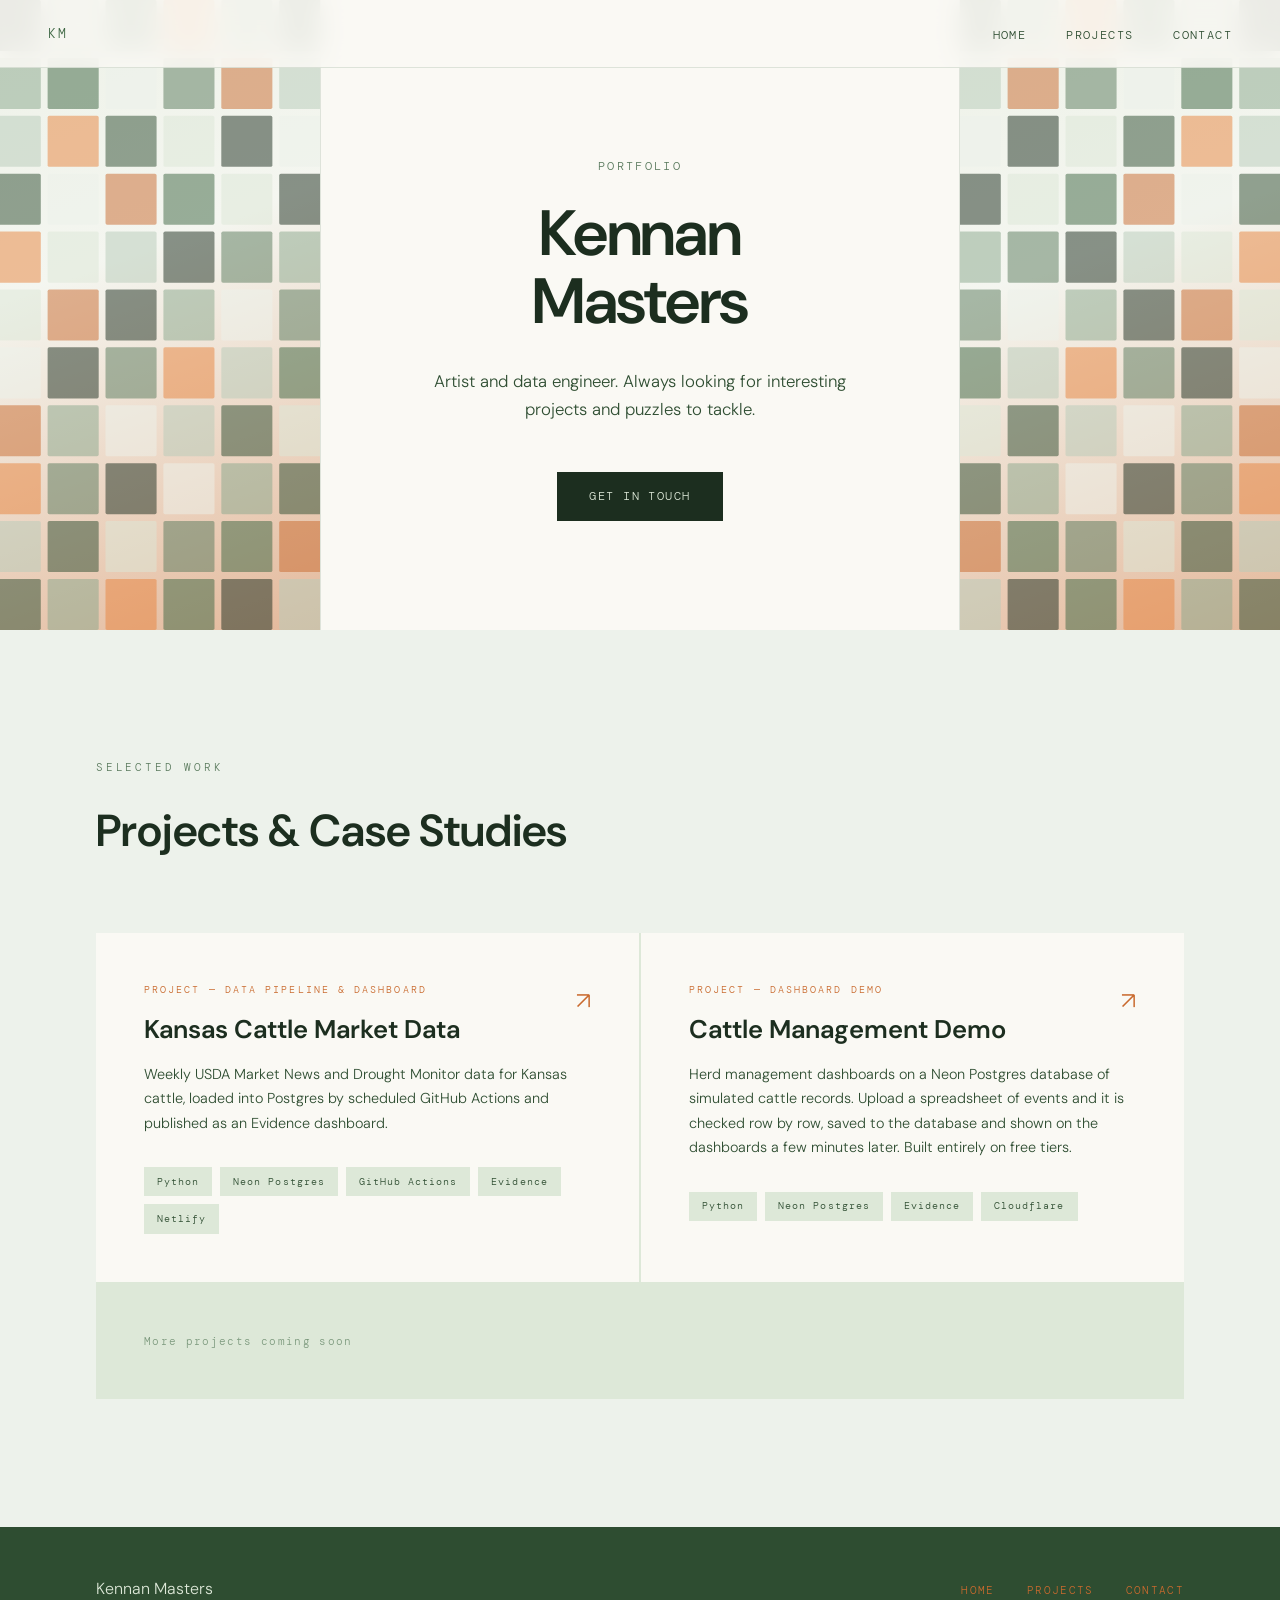
<file: index.html>
<!DOCTYPE html>
<html lang="en">
<head>
  <meta charset="UTF-8" />
  <meta name="viewport" content="width=device-width, initial-scale=1.0" />
  <title>Kennan Masters — Data Engineer & Problem Solver</title>
  <link rel="icon" href="/favicon.ico" sizes="48x48" />
  <link rel="icon" href="/icon.svg" type="image/svg+xml" />
  <link rel="apple-touch-icon" href="/apple-touch-icon.png" />
  <link rel="preconnect" href="https://fonts.googleapis.com" />
  <link rel="preconnect" href="https://fonts.gstatic.com" crossorigin />
  <link href="https://fonts.googleapis.com/css2?family=DM+Mono:wght@300;400&family=DM+Sans:wght@300;400;500;600&display=swap" rel="stylesheet" />
  <link rel="stylesheet" href="styles.css" />
  <style>
    body { overflow-x: hidden; }

    /* ── HERO ── */
    .hero {
      min-height: 70vh;
      display: grid;
      /* artwork | name and bio on cream | artwork */
      grid-template-columns: 1fr minmax(0, 40rem) 1fr;
      position: relative;
      overflow: hidden;
    }

    .hero-left {
      display: flex;
      flex-direction: column;
      justify-content: center;
      align-items: center;
      text-align: center;
      padding: 7rem 3rem 4rem;
      background: var(--cream);
      border-left: 1px solid rgba(61, 102, 66, 0.15);
      border-right: 1px solid rgba(61, 102, 66, 0.15);
      position: relative;
      z-index: 2;
    }

    .hero-eyebrow {
      font-family: 'DM Mono', monospace;
      font-size: 0.72rem;
      letter-spacing: 0.2em;
      text-transform: uppercase;
      color: var(--sage);
      margin-bottom: 1.5rem;
      opacity: 0;
      animation: fadeUp 0.8s ease forwards 0.2s;
    }

    .hero-name {
      font-family: var(--font-heading);
      font-size: clamp(3.5rem, 5vw, 5.5rem);
      font-weight: 600;
      line-height: 1.05;
      letter-spacing: -0.02em;
      color: var(--soil);
      margin-bottom: 2rem;
      opacity: 0;
      animation: fadeUp 0.8s ease forwards 0.4s;
    }

    .hero-bio {
      font-size: 1.05rem;
      color: var(--bark);
      max-width: 38ch;
      margin-left: auto;
      margin-right: auto;
      margin-bottom: 3rem;
      opacity: 0;
      animation: fadeUp 0.8s ease forwards 0.7s;
    }

    .hero-cta {
      display: flex;
      justify-content: center;
      gap: 1rem;
      flex-wrap: wrap;
      opacity: 0;
      animation: fadeUp 0.8s ease forwards 0.85s;
    }

    .hero-right,
    .hero-art-left {
      position: relative;
      display: flex;
      align-items: center;
      justify-content: center;
    }

    /* The left artwork reuses the right one's squares (see <use> in the markup), mirrored. */
    .hero-art-left .terrain-lines { transform: scaleX(-1); }

    .terrain {
      position: absolute;
      inset: 0;
      background: linear-gradient(160deg, var(--wheat) 0%, var(--parchment) 40%, var(--clay) 100%);
      opacity: 0.45;
    }

    .terrain-lines { position: absolute; inset: 0; overflow: hidden; }
    .terrain-lines svg { width: 100%; height: 100%; opacity: 0.5; }

    /* ── WORK ── */
    .section-work {
      padding: 8rem 6rem;
      background: var(--parchment);
      scroll-margin-top: 3rem; /* keeps the heading clear of the fixed nav when jumped to */
    }

    .work-grid {
      display: grid;
      grid-template-columns: 1fr 1fr;
      gap: 2px;
      background: var(--wheat);
    }

    .work-card {
      background: var(--cream);
      padding: 3rem;
      text-decoration: none;
      color: inherit;
      display: block;
      transition: background 0.2s;
      position: relative;
      overflow: hidden;
    }

    .work-card::before {
      content: '';
      position: absolute;
      bottom: 0; left: 0;
      height: 3px;
      width: 0;
      background: var(--rust);
      transition: width 0.3s ease;
    }

    .work-card:hover { background: var(--parchment); }
    .work-card:hover::before { width: 100%; }

    .work-card-tag {
      font-family: 'DM Mono', monospace;
      font-size: 0.65rem;
      letter-spacing: 0.2em;
      text-transform: uppercase;
      color: var(--clay);
      margin-bottom: 1rem;
    }

    .work-card-title {
      font-family: var(--font-heading);
      font-size: 1.6rem;
      font-weight: 600;
      color: var(--soil);
      margin-bottom: 1rem;
      line-height: 1.2;
    }

    .work-card-desc {
      font-size: 0.9rem;
      color: var(--bark);
      max-width: 50ch;
      margin-bottom: 2rem;
    }

    .work-card-stack { display: flex; flex-wrap: wrap; gap: 0.5rem; }

    .stack-pill {
      font-family: 'DM Mono', monospace;
      font-size: 0.65rem;
      letter-spacing: 0.1em;
      padding: 0.3rem 0.75rem;
      background: var(--wheat);
      color: var(--bark);
      border: 1px solid var(--wheat);
    }

    .work-card-arrow {
      position: absolute;
      top: 3rem; right: 3rem;
      font-size: 1.5rem;
      color: var(--clay);
      transition: transform 0.2s;
    }

    .work-card:hover .work-card-arrow { transform: translate(4px, -4px); }

    .work-card-placeholder {
      grid-column: 1 / -1; /* full row under the project cards */
      background: var(--wheat);
      padding: 3rem;
      display: flex;
      flex-direction: column;
      justify-content: flex-end;
    }

    .work-card-placeholder p {
      font-family: 'DM Mono', monospace;
      font-size: 0.7rem;
      letter-spacing: 0.12em;
      color: var(--leather);
      opacity: 0.6;
    }

    /* ── ABOUT ── */
    .about-strip {
      padding: 7rem 6rem;
      display: grid;
      grid-template-columns: 1fr 1fr;
      gap: 6rem;
      align-items: center;
      background: var(--soil);
      color: var(--wheat);
    }

    .about-strip .section-label { color: var(--clay); }
    .about-strip .section-title { color: var(--wheat); margin-bottom: 1.5rem; }

    .about-text {
      font-size: 1rem;
      color: var(--parchment);
      opacity: 0.85;
      margin-bottom: 2rem;
    }

    .about-strip .btn-secondary { border-color: var(--clay); color: var(--clay); }
    .about-strip .btn-secondary:hover { background: var(--clay); color: var(--soil); }

    .skills-list {
      display: grid;
      grid-template-columns: 1fr 1fr;
      gap: 1px;
      background: rgba(221, 232, 216, 0.15);
    }

    .skill-item { padding: 1.5rem; background: rgba(28, 46, 31, 0.6); }

    .skill-name {
      font-family: 'DM Mono', monospace;
      font-size: 0.75rem;
      letter-spacing: 0.1em;
      color: var(--wheat);
      margin-bottom: 0.25rem;
    }

    .skill-desc { font-size: 0.78rem; color: var(--clay); opacity: 0.8; }

    /* ── RESPONSIVE ── */
    @media (max-width: 900px) {
      .hero { grid-template-columns: 1fr; min-height: auto; }
      .hero-art-left { display: none; }
      .hero-left { padding: 7rem 2rem 3rem; border-left: 0; border-right: 0; }
      .hero-right { padding: 2rem; min-height: 300px; }
      .section-work { padding: 5rem 2rem; }
      .work-grid { grid-template-columns: 1fr; }
      .about-strip { grid-template-columns: 1fr; padding: 5rem 2rem; gap: 3rem; }
    }
  </style>
<!-- Cloudflare Web Analytics --><script type="module" src="https://static.cloudflareinsights.com/beacon.min.js" data-cf-beacon='{"token": "ee839c42f0904591ba2a66d1d91894a8"}'></script><!-- End Cloudflare Web Analytics -->
</head>
<body>

  <nav></nav>

  <section class="hero">
    <div class="hero-art-left" aria-hidden="true">
      <div class="terrain"></div>
      <div class="terrain-lines">
        <svg width="100%" height="100%" viewBox="16 16 672 740" preserveAspectRatio="xMidYMid slice" xmlns="http://www.w3.org/2000/svg"><use href="#terrain-grid"/></svg>
      </div>
    </div>
    <div class="hero-left">
      <p class="hero-eyebrow">Portfolio</p>
      <h1 class="hero-name">Kennan<br>Masters</h1>
      <p class="hero-bio">Artist and data engineer. Always looking for interesting projects and puzzles to tackle.</p>
      <div class="hero-cta">
        <a href="contact.html" class="btn-primary">Get In Touch</a>
      </div>
    </div>
    <div class="hero-right" aria-hidden="true">
      <div class="terrain"></div>
      <div class="terrain-lines">
  <svg width="100%" height="100%" viewBox="16 16 672 740" preserveAspectRatio="xMidYMid slice" xmlns="http://www.w3.org/2000/svg">
    <style>
      .c0{fill:#1c2e1f}.c1{fill:#2e4d31}.c2{fill:#3d6642}.c3{fill:#5a7a5d}
      .c4{fill:#8aa88d}.c5{fill:#b8ccba}.c6{fill:#dde8d8}.c7{fill:#edf2eb}
      .ca{fill:#c96a2e}.cb{fill:#e8843e}
    </style>
    <g id="terrain-grid">
    <rect x="16" y="16" width="60" height="60" rx="2" class="c3"/>
    <rect x="84" y="16" width="60" height="60" rx="2" class="c6"/>
    <rect x="152" y="16" width="60" height="60" rx="2" class="c1"/>
    <rect x="220" y="16" width="60" height="60" rx="2" class="c4"/>
    <rect x="288" y="16" width="60" height="60" rx="2" class="cb"/>
    <rect x="356" y="16" width="60" height="60" rx="2" class="c2"/>
    <rect x="424" y="16" width="60" height="60" rx="2" class="c5"/>
    <rect x="492" y="16" width="60" height="60" rx="2" class="c0"/>
    <rect x="560" y="16" width="60" height="60" rx="2" class="c3"/>
    <rect x="628" y="16" width="60" height="60" rx="2" class="c7"/>
    <rect x="16" y="84" width="60" height="60" rx="2" class="c6"/>
    <rect x="84" y="84" width="60" height="60" rx="2" class="c0"/>
    <rect x="152" y="84" width="60" height="60" rx="2" class="c5"/>
    <rect x="220" y="84" width="60" height="60" rx="2" class="ca"/>
    <rect x="288" y="84" width="60" height="60" rx="2" class="c3"/>
    <rect x="356" y="84" width="60" height="60" rx="2" class="c7"/>
    <rect x="424" y="84" width="60" height="60" rx="2" class="c2"/>
    <rect x="492" y="84" width="60" height="60" rx="2" class="c4"/>
    <rect x="560" y="84" width="60" height="60" rx="2" class="c1"/>
    <rect x="628" y="84" width="60" height="60" rx="2" class="c0"/>
    <rect x="16" y="152" width="60" height="60" rx="2" class="c2"/>
    <rect x="84" y="152" width="60" height="60" rx="2" class="c4"/>
    <rect x="152" y="152" width="60" height="60" rx="2" class="c7"/>
    <rect x="220" y="152" width="60" height="60" rx="2" class="c0"/>
    <rect x="288" y="152" width="60" height="60" rx="2" class="c6"/>
    <rect x="356" y="152" width="60" height="60" rx="2" class="c1"/>
    <rect x="424" y="152" width="60" height="60" rx="2" class="cb"/>
    <rect x="492" y="152" width="60" height="60" rx="2" class="c5"/>
    <rect x="560" y="152" width="60" height="60" rx="2" class="c3"/>
    <rect x="628" y="152" width="60" height="60" rx="2" class="c2"/>
    <rect x="16" y="220" width="60" height="60" rx="2" class="c5"/>
    <rect x="84" y="220" width="60" height="60" rx="2" class="c3"/>
    <rect x="152" y="220" width="60" height="60" rx="2" class="c0"/>
    <rect x="220" y="220" width="60" height="60" rx="2" class="c6"/>
    <rect x="288" y="220" width="60" height="60" rx="2" class="c2"/>
    <rect x="356" y="220" width="60" height="60" rx="2" class="ca"/>
    <rect x="424" y="220" width="60" height="60" rx="2" class="c7"/>
    <rect x="492" y="220" width="60" height="60" rx="2" class="c1"/>
    <rect x="560" y="220" width="60" height="60" rx="2" class="c4"/>
    <rect x="628" y="220" width="60" height="60" rx="2" class="c5"/>
    <rect x="16" y="288" width="60" height="60" rx="2" class="c7"/>
    <rect x="84" y="288" width="60" height="60" rx="2" class="c1"/>
    <rect x="152" y="288" width="60" height="60" rx="2" class="c4"/>
    <rect x="220" y="288" width="60" height="60" rx="2" class="c3"/>
    <rect x="288" y="288" width="60" height="60" rx="2" class="c0"/>
    <rect x="356" y="288" width="60" height="60" rx="2" class="c5"/>
    <rect x="424" y="288" width="60" height="60" rx="2" class="c6"/>
    <rect x="492" y="288" width="60" height="60" rx="2" class="cb"/>
    <rect x="560" y="288" width="60" height="60" rx="2" class="c2"/>
    <rect x="628" y="288" width="60" height="60" rx="2" class="c1"/>
    <rect x="16" y="356" width="60" height="60" rx="2" class="c1"/>
    <rect x="84" y="356" width="60" height="60" rx="2" class="c5"/>
    <rect x="152" y="356" width="60" height="60" rx="2" class="c3"/>
    <rect x="220" y="356" width="60" height="60" rx="2" class="c7"/>
    <rect x="288" y="356" width="60" height="60" rx="2" class="c4"/>
    <rect x="356" y="356" width="60" height="60" rx="2" class="c0"/>
    <rect x="424" y="356" width="60" height="60" rx="2" class="ca"/>
    <rect x="492" y="356" width="60" height="60" rx="2" class="c6"/>
    <rect x="560" y="356" width="60" height="60" rx="2" class="c1"/>
    <rect x="628" y="356" width="60" height="60" rx="2" class="c3"/>
    <rect x="16" y="424" width="60" height="60" rx="2" class="c4"/>
    <rect x="84" y="424" width="60" height="60" rx="2" class="c7"/>
    <rect x="152" y="424" width="60" height="60" rx="2" class="c2"/>
    <rect x="220" y="424" width="60" height="60" rx="2" class="c5"/>
    <rect x="288" y="424" width="60" height="60" rx="2" class="cb"/>
    <rect x="356" y="424" width="60" height="60" rx="2" class="c3"/>
    <rect x="424" y="424" width="60" height="60" rx="2" class="c0"/>
    <rect x="492" y="424" width="60" height="60" rx="2" class="c7"/>
    <rect x="560" y="424" width="60" height="60" rx="2" class="c5"/>
    <rect x="628" y="424" width="60" height="60" rx="2" class="c2"/>
    <rect x="16" y="492" width="60" height="60" rx="2" class="c0"/>
    <rect x="84" y="492" width="60" height="60" rx="2" class="c2"/>
    <rect x="152" y="492" width="60" height="60" rx="2" class="c6"/>
    <rect x="220" y="492" width="60" height="60" rx="2" class="c1"/>
    <rect x="288" y="492" width="60" height="60" rx="2" class="c5"/>
    <rect x="356" y="492" width="60" height="60" rx="2" class="c7"/>
    <rect x="424" y="492" width="60" height="60" rx="2" class="c4"/>
    <rect x="492" y="492" width="60" height="60" rx="2" class="ca"/>
    <rect x="560" y="492" width="60" height="60" rx="2" class="c0"/>
    <rect x="628" y="492" width="60" height="60" rx="2" class="c6"/>
    <rect x="16" y="560" width="60" height="60" rx="2" class="c5"/>
    <rect x="84" y="560" width="60" height="60" rx="2" class="c6"/>
    <rect x="152" y="560" width="60" height="60" rx="2" class="c1"/>
    <rect x="220" y="560" width="60" height="60" rx="2" class="c4"/>
    <rect x="288" y="560" width="60" height="60" rx="2" class="c7"/>
    <rect x="356" y="560" width="60" height="60" rx="2" class="c0"/>
    <rect x="424" y="560" width="60" height="60" rx="2" class="c3"/>
    <rect x="492" y="560" width="60" height="60" rx="2" class="cb"/>
    <rect x="560" y="560" width="60" height="60" rx="2" class="c2"/>
    <rect x="628" y="560" width="60" height="60" rx="2" class="c4"/>
    <rect x="16" y="628" width="60" height="60" rx="2" class="c3"/>
    <rect x="84" y="628" width="60" height="60" rx="2" class="c0"/>
    <rect x="152" y="628" width="60" height="60" rx="2" class="ca"/>
    <rect x="220" y="628" width="60" height="60" rx="2" class="c2"/>
    <rect x="288" y="628" width="60" height="60" rx="2" class="c3"/>
    <rect x="356" y="628" width="60" height="60" rx="2" class="c6"/>
    <rect x="424" y="628" width="60" height="60" rx="2" class="c1"/>
    <rect x="492" y="628" width="60" height="60" rx="2" class="c5"/>
    <rect x="560" y="628" width="60" height="60" rx="2" class="c7"/>
    <rect x="628" y="628" width="60" height="60" rx="2" class="c0"/>
    <rect x="16" y="696" width="60" height="60" rx="2" class="c6"/>
    <rect x="84" y="696" width="60" height="60" rx="2" class="c3"/>
    <rect x="152" y="696" width="60" height="60" rx="2" class="c5"/>
    <rect x="220" y="696" width="60" height="60" rx="2" class="c0"/>
    <rect x="288" y="696" width="60" height="60" rx="2" class="c2"/>
    <rect x="356" y="696" width="60" height="60" rx="2" class="cb"/>
    <rect x="424" y="696" width="60" height="60" rx="2" class="c4"/>
    <rect x="492" y="696" width="60" height="60" rx="2" class="c1"/>
    <rect x="560" y="696" width="60" height="60" rx="2" class="c6"/>
    <rect x="628" y="696" width="60" height="60" rx="2" class="c3"/>
  </g>
  </svg>
</div>
    </div>
  </section>

  <section class="section-work" id="work">
    <p class="section-label">Selected Work</p>
    <h2 class="section-title">Projects &amp; Case Studies</h2>
    <div class="work-grid">
      <a href="/kansas-data.html" class="work-card">
        <span class="work-card-arrow">↗</span>
        <p class="work-card-tag">Project — Data Pipeline &amp; Dashboard</p>
        <h3 class="work-card-title">Kansas Cattle Market Data</h3>
        <p class="work-card-desc">Weekly USDA Market News and Drought Monitor data for Kansas cattle, loaded into Postgres by scheduled GitHub Actions and published as an Evidence dashboard.</p>
        <div class="work-card-stack">
          <span class="stack-pill">Python</span>
          <span class="stack-pill">Neon Postgres</span>
          <span class="stack-pill">GitHub Actions</span>
          <span class="stack-pill">Evidence</span>
          <span class="stack-pill">Netlify</span>
        </div>
      </a>
      <a href="/cattle-demo.html" class="work-card">
        <span class="work-card-arrow">↗</span>
        <p class="work-card-tag">Project — Dashboard Demo</p>
        <h3 class="work-card-title">Cattle Management Demo</h3>
        <p class="work-card-desc">Herd management dashboards on a Neon Postgres database of simulated cattle records. Upload a spreadsheet of events and it is checked row by row, saved to the database and shown on the dashboards a few minutes later. Built entirely on free tiers.</p>
        <div class="work-card-stack">
          <span class="stack-pill">Python</span>
          <span class="stack-pill">Neon Postgres</span>
          <span class="stack-pill">Evidence</span>
          <span class="stack-pill">Cloudflare</span>
        </div>
      </a>
      <!-- Hidden for now: the ranch case study page is broken (Metabase embeds). Restore this card when it is fixed.
      <a href="case-study.html" class="work-card">
        <span class="work-card-arrow">↗</span>
        <p class="work-card-tag">Case Study — Data Pipeline</p>
        <h3 class="work-card-title">Ranch Data Pipeline</h3>
        <p class="work-card-desc">A lightweight, low-cost data pipeline built for a working cattle ranch. Google Sheets as the data entry layer, synced to Supabase, visualized in Metabase — all for around $5/month.</p>
        <div class="work-card-stack">
          <span class="stack-pill">Google Sheets</span>
          <span class="stack-pill">Apps Script</span>
          <span class="stack-pill">Supabase</span>
          <span class="stack-pill">Metabase</span>
          <span class="stack-pill">Railway</span>
        </div>
      </a>
      -->
      <div class="work-card-placeholder">
        <p>More projects coming soon</p>
      </div>
    </div>
  </section>
<!--
  <section class="about-strip">
    <div>
      <p class="section-label">About</p>
      <h2 class="section-title">Building things that work for real people</h2>
      <p class="about-text">I care about matching the solution to the problem.</p>
      <a href="contact.html" class="btn-secondary">Work Together</a>
    </div>
    <div class="skills-list">
      <div class="skill-item"><div class="skill-name">Pipelines</div><div class="skill-desc">ETL / ELT design</div></div>
      <div class="skill-item"><div class="skill-name">SQL</div><div class="skill-desc">PostgreSQL, Supabase</div></div>
      <div class="skill-item"><div class="skill-name">Automation</div><div class="skill-desc">Apps Script, Python</div></div>
      <div class="skill-item"><div class="skill-name">Visualization</div><div class="skill-desc">Metabase, dashboards</div></div>
      <div class="skill-item"><div class="skill-name">Databases</div><div class="skill-desc">Schema design, views</div></div>
      <div class="skill-item"><div class="skill-name">Low-cost infra</div><div class="skill-desc">Railway, Netlify</div></div>
    </div>
  </section>
-->
  <footer></footer>
<script src="/components.js"></script>
</body>
</html>
</file>
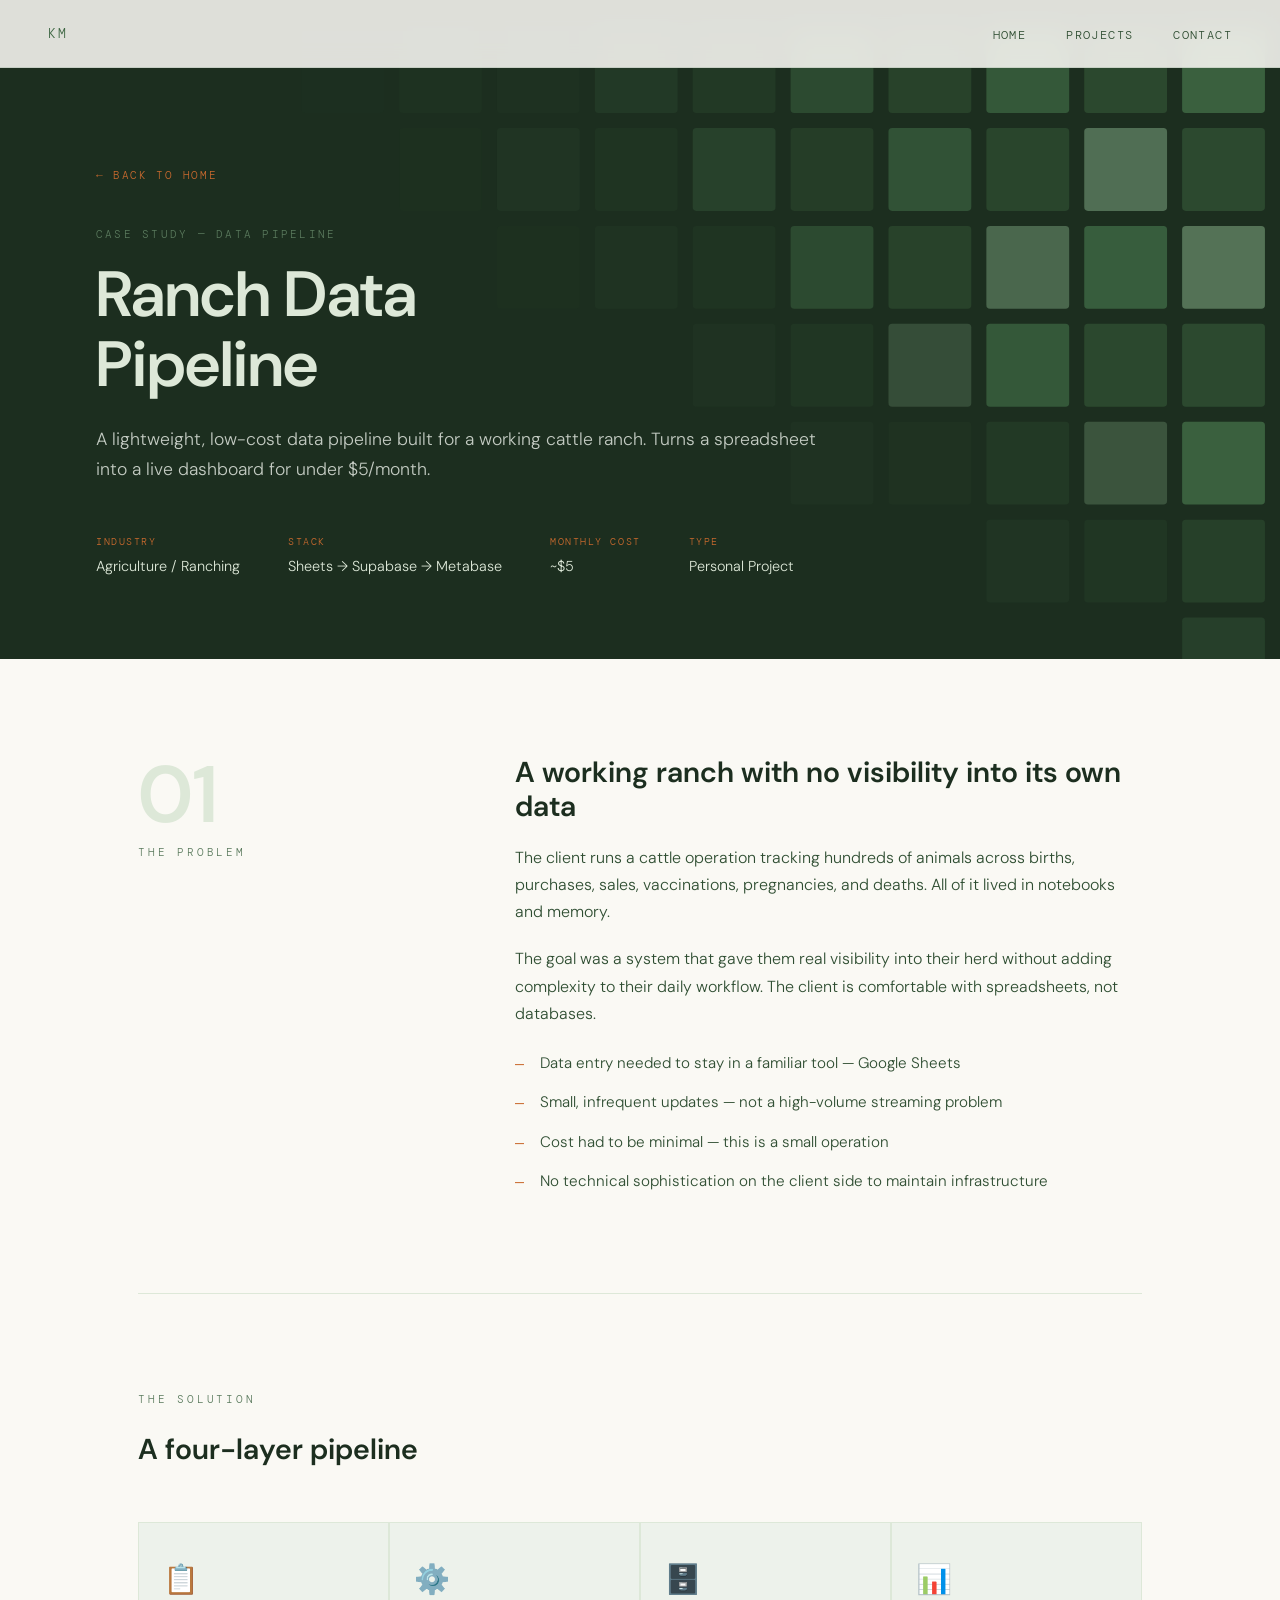
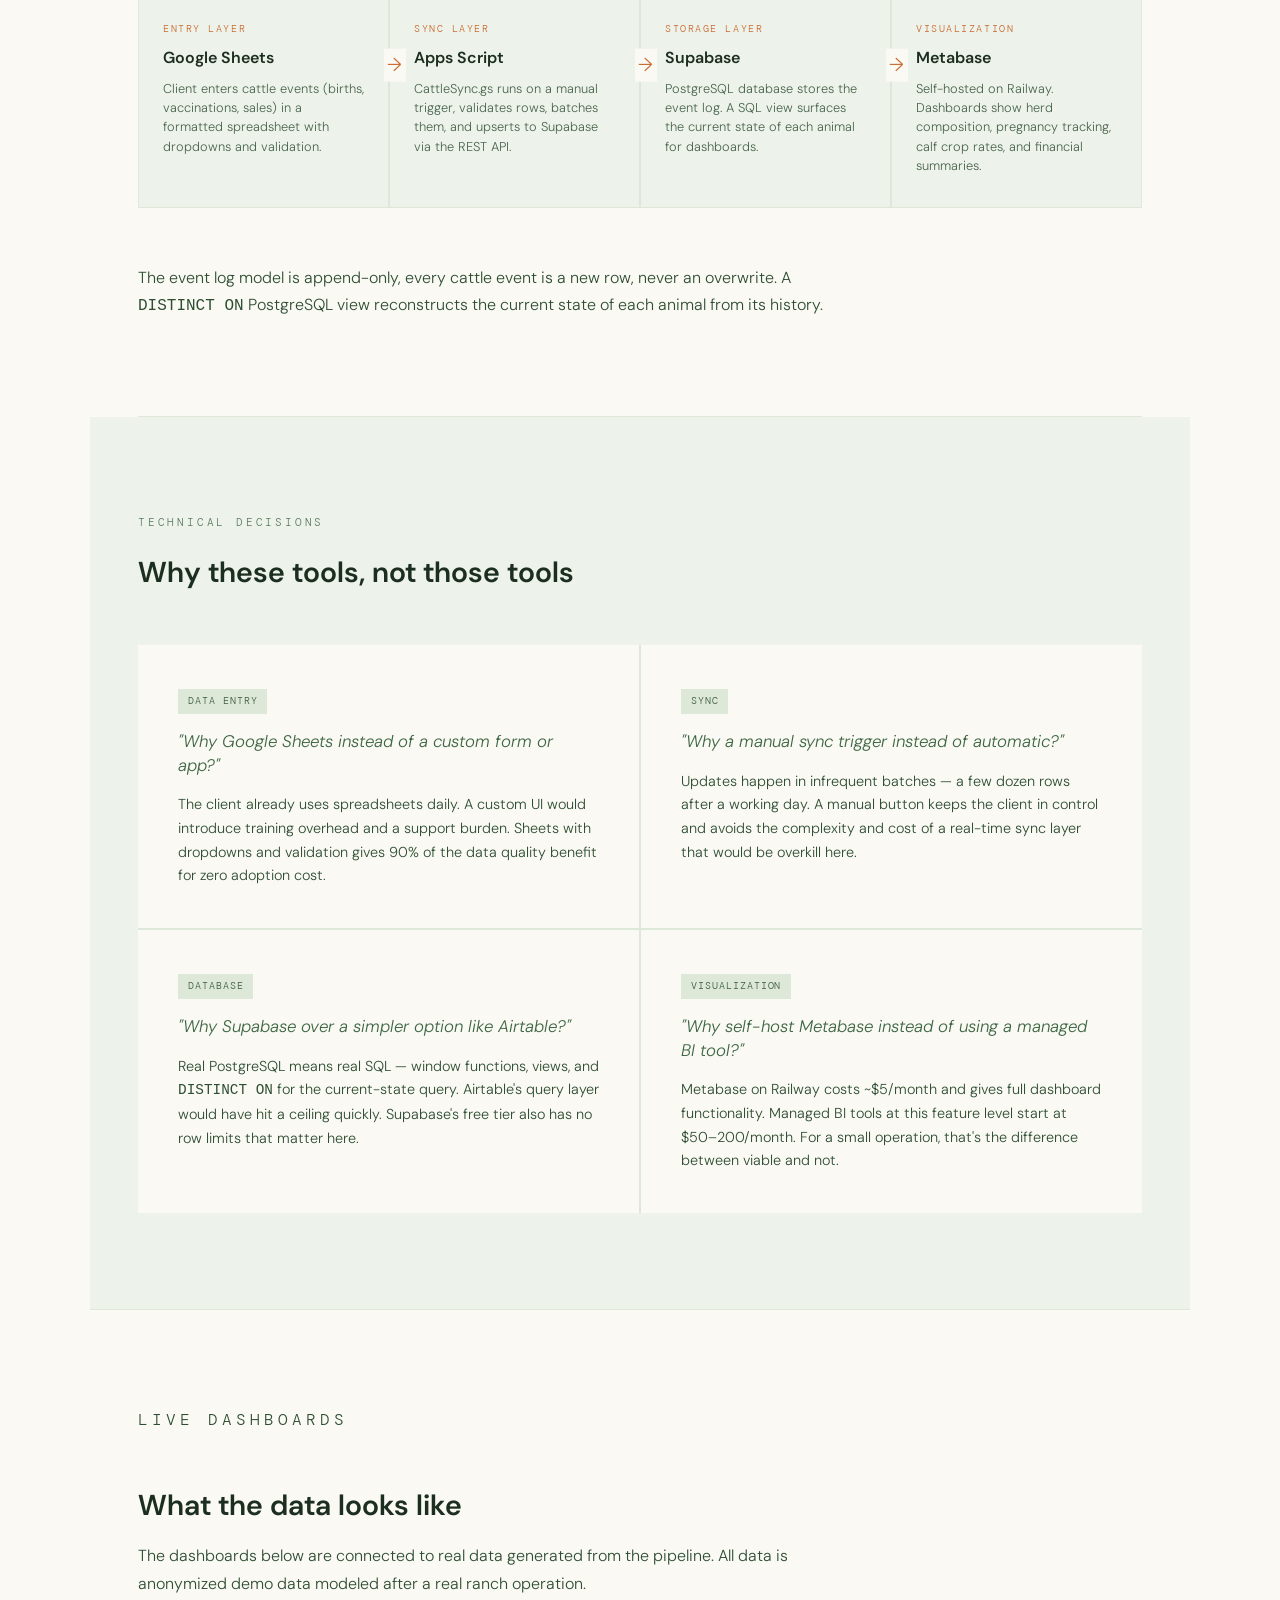
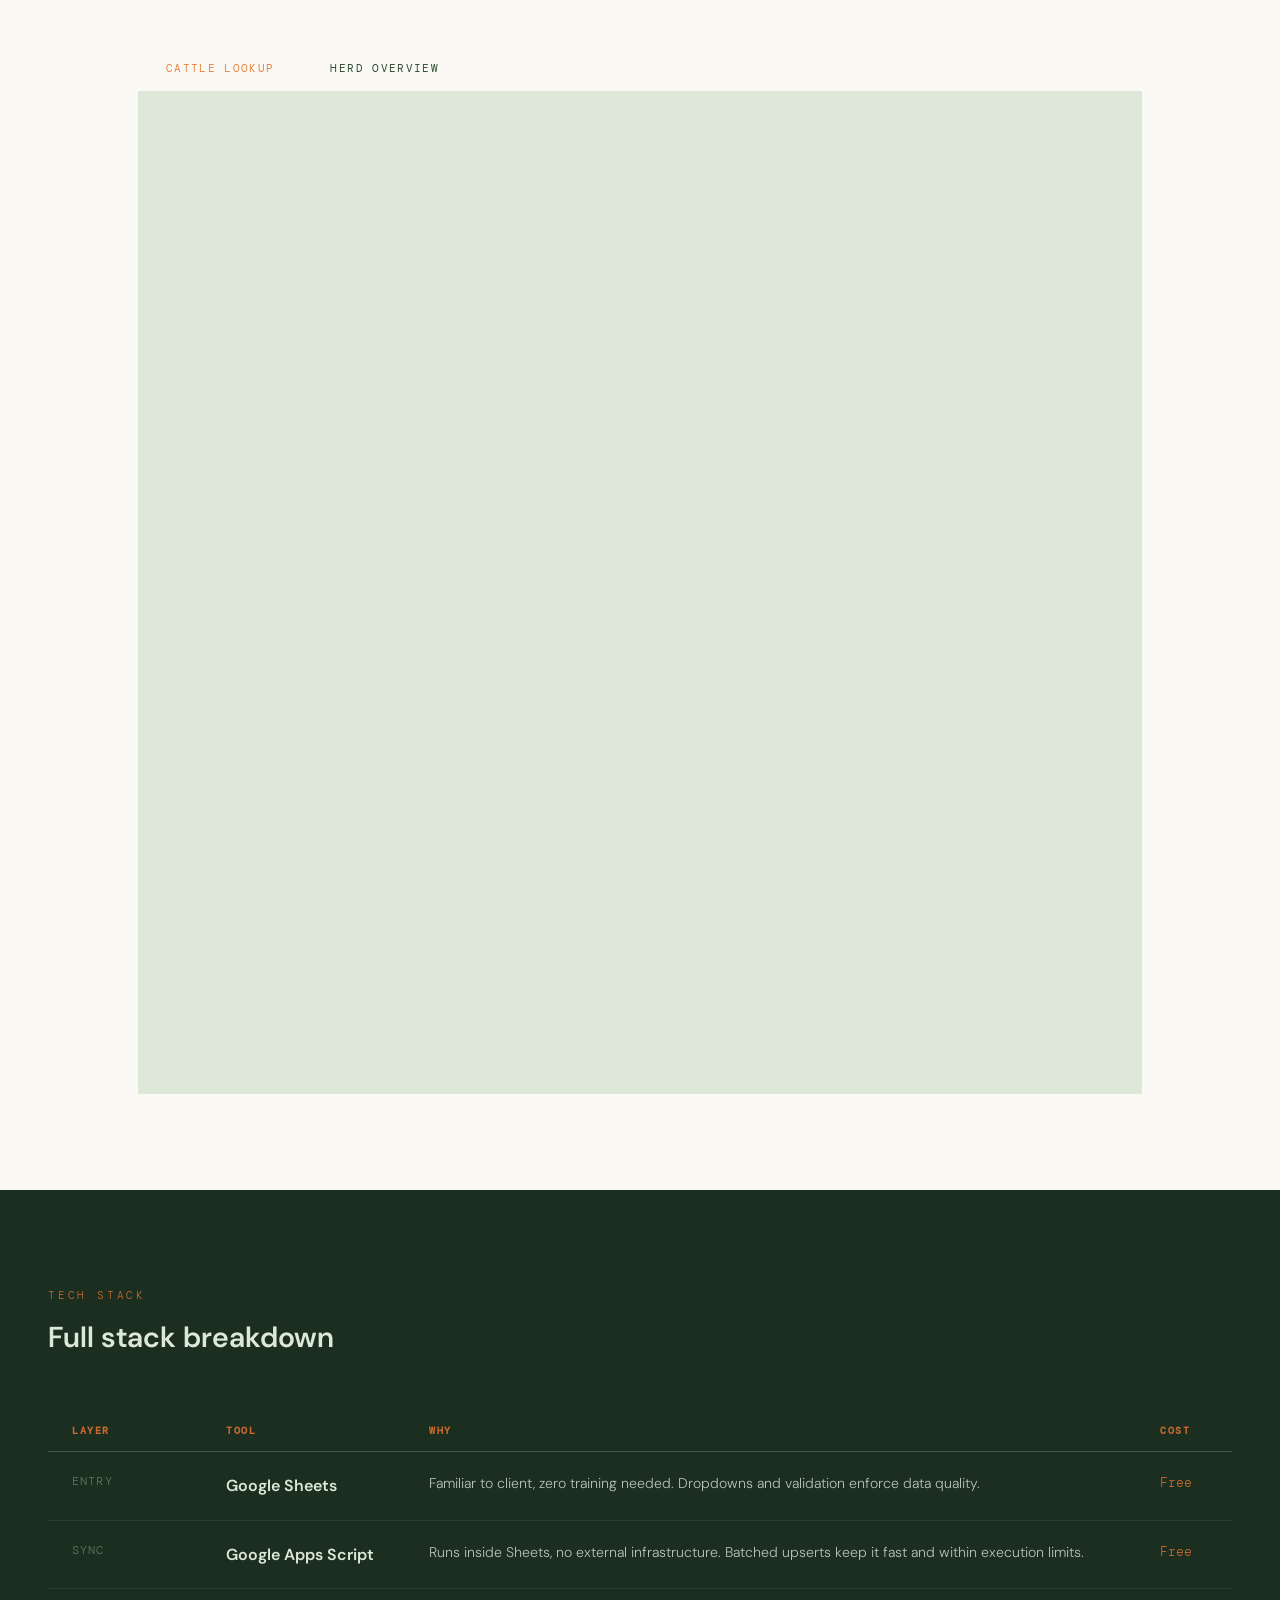
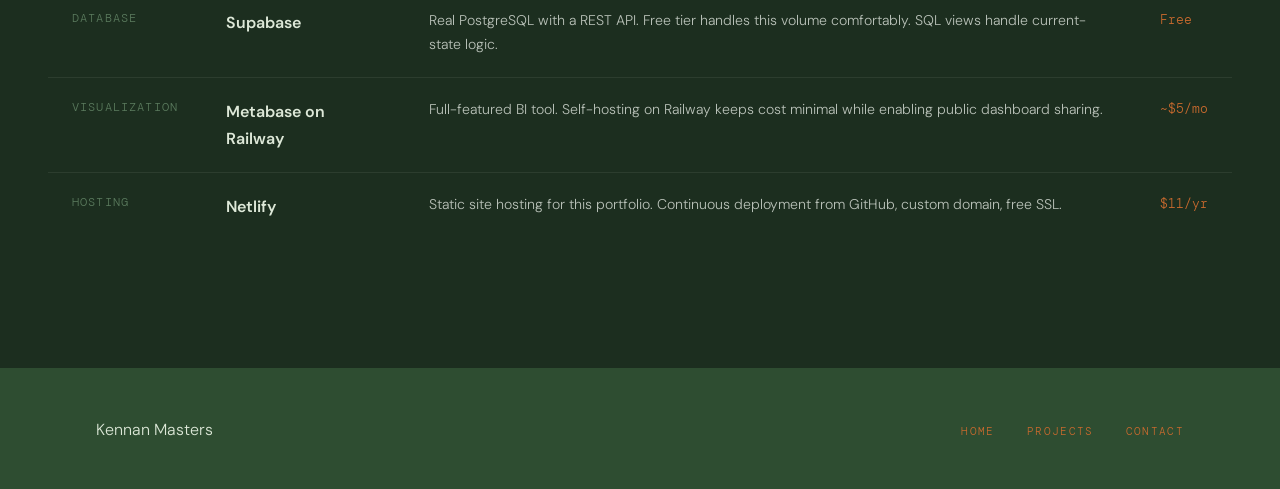
<file: case-study.html>
<!DOCTYPE html>
<html lang="en">
<head>
  <meta charset="UTF-8" />
  <meta name="viewport" content="width=device-width, initial-scale=1.0" />
  <title>Ranch Data Pipeline — Kennan Masters</title>
  <link rel="icon" href="/favicon.ico" sizes="48x48" />
  <link rel="icon" href="/icon.svg" type="image/svg+xml" />
  <link rel="apple-touch-icon" href="/apple-touch-icon.png" />
  <link rel="preconnect" href="https://fonts.googleapis.com" />
  <link rel="preconnect" href="https://fonts.gstatic.com" crossorigin />
  <link href="https://fonts.googleapis.com/css2?family=DM+Mono:wght@300;400&family=DM+Sans:wght@300;400;500;600&display=swap" rel="stylesheet" />
  <link rel="stylesheet" href="styles.css" />
  <style>

    /* ── PAGE HEADER ── */
    .page-header {
      padding: 10rem 6rem 5rem;
      background: var(--soil);
      position: relative;
      overflow: hidden;
    }

    .page-header::before {
  content: '';
  position: absolute;
  inset: 0;
  background-image: url("data:image/svg+xml,%3Csvg width='100%25' height='100%25' viewBox='0 0 680 400' xmlns='http://www.w3.org/2000/svg'%3E%3Crect x='628' y='16' width='44' height='44' rx='2' fill='%233d6642' opacity='0.9'/%3E%3Crect x='628' y='68' width='44' height='44' rx='2' fill='%232e4d31' opacity='0.9'/%3E%3Crect x='628' y='120' width='44' height='44' rx='2' fill='%235a7a5d' opacity='0.9'/%3E%3Crect x='628' y='172' width='44' height='44' rx='2' fill='%232e4d31' opacity='0.9'/%3E%3Crect x='628' y='224' width='44' height='44' rx='2' fill='%233d6642' opacity='0.9'/%3E%3Crect x='628' y='276' width='44' height='44' rx='2' fill='%232e4d31' opacity='0.6'/%3E%3Crect x='628' y='328' width='44' height='44' rx='2' fill='%233d6642' opacity='0.3'/%3E%3Crect x='576' y='16' width='44' height='44' rx='2' fill='%232e4d31' opacity='0.85'/%3E%3Crect x='576' y='68' width='44' height='44' rx='2' fill='%235a7a5d' opacity='0.85'/%3E%3Crect x='576' y='120' width='44' height='44' rx='2' fill='%233d6642' opacity='0.85'/%3E%3Crect x='576' y='172' width='44' height='44' rx='2' fill='%232e4d31' opacity='0.85'/%3E%3Crect x='576' y='224' width='44' height='44' rx='2' fill='%235a7a5d' opacity='0.5'/%3E%3Crect x='576' y='276' width='44' height='44' rx='2' fill='%232e4d31' opacity='0.25'/%3E%3Crect x='524' y='16' width='44' height='44' rx='2' fill='%233d6642' opacity='0.75'/%3E%3Crect x='524' y='68' width='44' height='44' rx='2' fill='%232e4d31' opacity='0.75'/%3E%3Crect x='524' y='120' width='44' height='44' rx='2' fill='%235a7a5d' opacity='0.75'/%3E%3Crect x='524' y='172' width='44' height='44' rx='2' fill='%233d6642' opacity='0.75'/%3E%3Crect x='524' y='224' width='44' height='44' rx='2' fill='%232e4d31' opacity='0.35'/%3E%3Crect x='524' y='276' width='44' height='44' rx='2' fill='%233d6642' opacity='0.12'/%3E%3Crect x='472' y='16' width='44' height='44' rx='2' fill='%232e4d31' opacity='0.65'/%3E%3Crect x='472' y='68' width='44' height='44' rx='2' fill='%233d6642' opacity='0.65'/%3E%3Crect x='472' y='120' width='44' height='44' rx='2' fill='%232e4d31' opacity='0.65'/%3E%3Crect x='472' y='172' width='44' height='44' rx='2' fill='%235a7a5d' opacity='0.4'/%3E%3Crect x='472' y='224' width='44' height='44' rx='2' fill='%232e4d31' opacity='0.15'/%3E%3Crect x='420' y='16' width='44' height='44' rx='2' fill='%233d6642' opacity='0.5'/%3E%3Crect x='420' y='68' width='44' height='44' rx='2' fill='%232e4d31' opacity='0.5'/%3E%3Crect x='420' y='120' width='44' height='44' rx='2' fill='%233d6642' opacity='0.5'/%3E%3Crect x='420' y='172' width='44' height='44' rx='2' fill='%232e4d31' opacity='0.25'/%3E%3Crect x='420' y='224' width='44' height='44' rx='2' fill='%233d6642' opacity='0.08'/%3E%3Crect x='368' y='16' width='44' height='44' rx='2' fill='%232e4d31' opacity='0.35'/%3E%3Crect x='368' y='68' width='44' height='44' rx='2' fill='%233d6642' opacity='0.35'/%3E%3Crect x='368' y='120' width='44' height='44' rx='2' fill='%232e4d31' opacity='0.2'/%3E%3Crect x='368' y='172' width='44' height='44' rx='2' fill='%233d6642' opacity='0.08'/%3E%3Crect x='316' y='16' width='44' height='44' rx='2' fill='%233d6642' opacity='0.2'/%3E%3Crect x='316' y='68' width='44' height='44' rx='2' fill='%232e4d31' opacity='0.2'/%3E%3Crect x='316' y='120' width='44' height='44' rx='2' fill='%233d6642' opacity='0.1'/%3E%3Crect x='264' y='16' width='44' height='44' rx='2' fill='%232e4d31' opacity='0.12'/%3E%3Crect x='264' y='68' width='44' height='44' rx='2' fill='%233d6642' opacity='0.12'/%3E%3Crect x='264' y='120' width='44' height='44' rx='2' fill='%232e4d31' opacity='0.05'/%3E%3Crect x='212' y='16' width='44' height='44' rx='2' fill='%233d6642' opacity='0.07'/%3E%3Crect x='212' y='68' width='44' height='44' rx='2' fill='%232e4d31' opacity='0.05'/%3E%3Crect x='160' y='16' width='44' height='44' rx='2' fill='%232e4d31' opacity='0.04'/%3E%3C/svg%3E");
  background-repeat: no-repeat;
  background-position: top right;
  background-size: cover;
}

    .header-inner { position: relative; z-index: 1; max-width: 900px; }

    .back-link {
      display: inline-flex;
      align-items: center;
      gap: 0.5rem;
      font-family: 'DM Mono', monospace;
      font-size: 0.7rem;
      letter-spacing: 0.15em;
      text-transform: uppercase;
      color: var(--clay);
      text-decoration: none;
      margin-bottom: 2.5rem;
      transition: color 0.2s;
    }

    .back-link:hover { color: var(--wheat); }

    .header-tag {
      font-family: 'DM Mono', monospace;
      font-size: 0.7rem;
      letter-spacing: 0.2em;
      text-transform: uppercase;
      color: var(--sage);
      margin-bottom: 1rem;
    }

    .page-header h1 {
      font-family: var(--font-heading);
      font-size: clamp(2.5rem, 5vw, 4.5rem);
      font-weight: 600;
      color: var(--wheat);
      line-height: 1.1;
      margin-bottom: 1.5rem;
    }

    .header-summary {
      font-size: 1.1rem;
      color: var(--parchment);
      opacity: 0.8;
      max-width: 60ch;
      margin-bottom: 3rem;
    }

    .header-meta { display: flex; gap: 3rem; flex-wrap: wrap; }

    .meta-label {
      font-family: 'DM Mono', monospace;
      font-size: 0.65rem;
      letter-spacing: 0.15em;
      text-transform: uppercase;
      color: var(--clay);
      margin-bottom: 0.25rem;
    }

    .meta-value { font-size: 0.9rem; color: var(--wheat); }

    /* ── CONTENT LAYOUT ── */
    .content-wrap { max-width: 1100px; margin: 0 auto; padding: 0 3rem; }

    /* ── PROBLEM ── */
    .section-problem {
      padding: 6rem 0;
      display: grid;
      grid-template-columns: 1fr 2fr;
      gap: 4rem;
      border-bottom: 1px solid var(--wheat);
    }

    .section-number {
      font-family: var(--font-heading);
      font-size: 5rem;
      font-weight: 600;
      color: var(--wheat);
      line-height: 1;
      margin-bottom: 0.5rem;
    }

    .section-body h2 {
      font-family: var(--font-heading);
      font-size: 1.8rem;
      font-weight: 600;
      color: var(--soil);
      margin-bottom: 1.25rem;
      line-height: 1.2;
    }

    .section-body p {
      font-size: 1rem;
      color: var(--bark);
      margin-bottom: 1.25rem;
      max-width: 65ch;
    }

    .constraint-list { list-style: none; margin-top: 1.5rem; display: flex; flex-direction: column; gap: 0.75rem; }

    .constraint-list li {
      display: flex;
      align-items: flex-start;
      gap: 1rem;
      font-size: 0.95rem;
      color: var(--bark);
    }

    .constraint-list li::before {
      content: '—';
      color: var(--clay);
      font-family: 'DM Mono', monospace;
      flex-shrink: 0;
      margin-top: 0.1rem;
    }

    /* ── PIPELINE ── */
    .section-pipeline { padding: 6rem 0; border-bottom: 1px solid var(--wheat); }

    .section-pipeline h2 {
      font-family: var(--font-heading);
      font-size: 1.8rem;
      font-weight: 600;
      color: var(--soil);
      margin-bottom: 3rem;
    }

    .pipeline-flow {
      display: flex;
      align-items: stretch;
      gap: 0;
      margin-bottom: 3rem;
      overflow-x: auto;
      padding-bottom: 0.5rem;
    }

    .pipeline-step {
      flex: 1;
      min-width: 160px;
      background: var(--parchment);
      border: 1px solid var(--wheat);
      padding: 2rem 1.5rem;
      position: relative;
    }

    .pipeline-step::after {
      content: '→';
      position: absolute;
      right: -1.1rem;
      top: 50%;
      transform: translateY(-50%);
      font-size: 1.2rem;
      color: var(--clay);
      z-index: 2;
      background: var(--cream);
      padding: 0 0.2rem;
    }

    .pipeline-step:last-child::after { display: none; }

    .step-icon { font-size: 1.8rem; margin-bottom: 1rem; }

    .step-tool {
      font-family: 'DM Mono', monospace;
      font-size: 0.65rem;
      letter-spacing: 0.15em;
      text-transform: uppercase;
      color: var(--clay);
      margin-bottom: 0.4rem;
    }

    .step-name {
      font-family: var(--font-heading);
      font-size: 1rem;
      font-weight: 600;
      color: var(--soil);
      margin-bottom: 0.5rem;
    }

    .step-desc { font-size: 0.8rem; color: var(--bark); opacity: 0.85; line-height: 1.5; }

    .pipeline-desc { font-size: 1rem; color: var(--bark); max-width: 65ch; }

    /* ── DECISIONS ── */
    .section-decisions {
      padding: 6rem 3rem;
      border-bottom: 1px solid var(--wheat);
      background: var(--parchment);
      margin: 0 -3rem;
    }

    .section-decisions h2 {
      font-family: var(--font-heading);
      font-size: 1.8rem;
      font-weight: 600;
      color: var(--soil);
      margin-bottom: 3rem;
    }

    .decisions-grid {
      display: grid;
      grid-template-columns: 1fr 1fr;
      gap: 2px;
      background: var(--wheat);
    }

    .decision-card { background: var(--cream); padding: 2.5rem; }

    .decision-q {
      font-family: var(--font-heading);
      font-style: italic;
      font-size: 1.05rem;
      color: var(--leather);
      margin-bottom: 1rem;
      line-height: 1.4;
    }

    .decision-a { font-size: 0.9rem; color: var(--bark); line-height: 1.65; }

    .decision-tag {
      display: inline-block;
      font-family: 'DM Mono', monospace;
      font-size: 0.62rem;
      letter-spacing: 0.1em;
      text-transform: uppercase;
      padding: 0.25rem 0.6rem;
      background: var(--wheat);
      color: var(--sage-dark);
      margin-bottom: 1rem;
    }

    /* ── DASHBOARDS ── */
    .section-dashboards { padding: 6rem 0; }

    .section-dashboards h2 {
      font-family: var(--font-heading);
      font-size: 1.8rem;
      font-weight: 600;
      color: var(--soil);
      margin-bottom: 0.75rem;
    }

    .section-dashboards > p {
      font-size: 1rem;
      color: var(--bark);
      margin-bottom: 3rem;
      max-width: 60ch;
    }

    .dashboard-tabs {
      display: flex;
      border-bottom: 2px solid var(--wheat);
      overflow-x: auto;
    }

    .tab-btn {
      font-family: 'DM Mono', monospace;
      font-size: 0.7rem;
      letter-spacing: 0.12em;
      text-transform: uppercase;
      padding: 1rem 1.75rem;
      background: none;
      border: none;
      border-bottom: 2px solid transparent;
      color: var(--bark);
      cursor: pointer;
      white-space: nowrap;
      margin-bottom: -2px;
      transition: all 0.2s;
    }

    .tab-btn:hover { color: var(--leather); }
    .tab-btn.active { color: var(--rust); border-bottom-color: var(--rust); }

    .dashboard-panel { display: none; background: var(--parchment); border: 1px solid var(--wheat); border-top: none; }
    .dashboard-panel.active { display: block; }

    .dashboard-iframe-wrap {
      width: 100%;
      height: 1000px;
      background: var(--wheat);
      position: relative;
      overflow: hidden;
    }

    .dashboard-iframe-wrap iframe {
      width: 100%;
      height: 100%;
      min-height: 1000px;
      border: none;
      display: block;
    }

    .iframe-placeholder { text-align: center; padding: 4rem; }

    .iframe-placeholder p {
      font-family: 'DM Mono', monospace;
      font-size: 0.75rem;
      letter-spacing: 0.1em;
      color: var(--leather);
      opacity: 0.6;
    }

    .dashboard-caption {
      padding: 1.25rem 1.75rem;
      font-size: 0.85rem;
      color: var(--bark);
      border-top: 1px solid var(--wheat);
    }

    /* ── STACK ── */
    .section-stack {
      padding: 6rem 6rem 8rem;
      background: var(--soil);
      margin: 0 -3rem;
    }

    .section-stack .section-label { color: var(--clay); margin-bottom: 0.5rem; }

    .section-stack h2 {
      font-family: var(--font-heading);
      font-size: 1.8rem;
      font-weight: 600;
      color: var(--wheat);
      margin-bottom: 3rem;
    }

    .stack-table { width: 100%; border-collapse: collapse; }

    .stack-table th {
      font-family: 'DM Mono', monospace;
      font-size: 0.65rem;
      letter-spacing: 0.15em;
      text-transform: uppercase;
      color: var(--clay);
      text-align: left;
      padding: 0.75rem 1.5rem;
      border-bottom: 1px solid rgba(221, 232, 216, 0.2);
    }

    .stack-table td {
      padding: 1.25rem 1.5rem;
      border-bottom: 1px solid rgba(221, 232, 216, 0.08);
      vertical-align: top;
    }

    .stack-table tr:last-child td { border-bottom: none; }

    .td-layer {
      font-family: 'DM Mono', monospace;
      font-size: 0.72rem;
      letter-spacing: 0.1em;
      text-transform: uppercase;
      color: var(--sage);
      white-space: nowrap;
    }

    .td-tool {
      font-family: var(--font-heading);
      font-size: 1rem;
      font-weight: 600;
      color: var(--wheat);
    }

    .td-why { font-size: 0.88rem; color: var(--parchment); opacity: 0.75; }
    .td-cost { font-family: 'DM Mono', monospace; font-size: 0.8rem; color: var(--clay); white-space: nowrap; }

    /* ── RESPONSIVE ── */
    @media (max-width: 900px) {
      .page-header { padding: 8rem 1.5rem 3rem; }
      .header-meta { gap: 1.5rem; }
      .content-wrap { padding: 0 1.5rem; }
      .section-problem { grid-template-columns: 1fr; gap: 1.5rem; }
      .section-number { font-size: 3rem; }
      .decisions-grid { grid-template-columns: 1fr; }
      .pipeline-flow { flex-direction: column; }
      .pipeline-step::after { content: '↓'; right: auto; left: 50%; top: auto; bottom: -1.1rem; transform: translateX(-50%); }
      .section-decisions, .section-stack { margin: 0 -1.5rem; padding-left: 1.5rem; padding-right: 1.5rem; }
      .stack-table th:nth-child(4), .stack-table td:nth-child(4) { display: none; }
    }
  </style>
<!-- Cloudflare Web Analytics --><script type="module" src="https://static.cloudflareinsights.com/beacon.min.js" data-cf-beacon='{"token": "ee839c42f0904591ba2a66d1d91894a8"}'></script><!-- End Cloudflare Web Analytics -->
</head>
<body>

  <nav></nav>

  <div class="page-header">
    <div class="header-inner">
      <a href="index.html" class="back-link">← Back to Home</a>
      <p class="header-tag">Case Study — Data Pipeline</p>
      <h1>Ranch Data<br>Pipeline</h1>
      <p class="header-summary">A lightweight, low-cost data pipeline built for a working cattle ranch. Turns a spreadsheet into a live dashboard for under $5/month.</p>
      <div class="header-meta">
        <div><div class="meta-label">Industry</div><div class="meta-value">Agriculture / Ranching</div></div>
        <div><div class="meta-label">Stack</div><div class="meta-value">Sheets → Supabase → Metabase</div></div>
        <div><div class="meta-label">Monthly Cost</div><div class="meta-value">~$5</div></div>
        <div><div class="meta-label">Type</div><div class="meta-value">Personal Project</div></div>
      </div>
    </div>
  </div>

  <div class="content-wrap">

    <div class="section-problem">
      <div>
        <div class="section-number">01</div>
        <div class="section-label">The Problem</div>
      </div>
      <div class="section-body">
        <h2>A working ranch with no visibility into its own data</h2>
        <p>The client runs a cattle operation tracking hundreds of animals across births, purchases, sales, vaccinations, pregnancies, and deaths. All of it lived in notebooks and memory.</p>
        <p>The goal was a system that gave them real visibility into their herd without adding complexity to their daily workflow. The client is comfortable with spreadsheets, not databases.</p>
        <ul class="constraint-list">
          <li>Data entry needed to stay in a familiar tool — Google Sheets</li>
          <li>Small, infrequent updates — not a high-volume streaming problem</li>
          <li>Cost had to be minimal — this is a small operation</li>
          <li>No technical sophistication on the client side to maintain infrastructure</li>
        </ul>
      </div>
    </div>

    <div class="section-pipeline">
      <p class="section-label">The Solution</p>
      <h2>A four-layer pipeline</h2>
      <div class="pipeline-flow">
        <div class="pipeline-step">
          <div class="step-icon">📋</div>
          <div class="step-tool">Entry Layer</div>
          <div class="step-name">Google Sheets</div>
          <div class="step-desc">Client enters cattle events (births, vaccinations, sales) in a formatted spreadsheet with dropdowns and validation.</div>
        </div>
        <div class="pipeline-step">
          <div class="step-icon">⚙️</div>
          <div class="step-tool">Sync Layer</div>
          <div class="step-name">Apps Script</div>
          <div class="step-desc">CattleSync.gs runs on a manual trigger, validates rows, batches them, and upserts to Supabase via the REST API.</div>
        </div>
        <div class="pipeline-step">
          <div class="step-icon">🗄️</div>
          <div class="step-tool">Storage Layer</div>
          <div class="step-name">Supabase</div>
          <div class="step-desc">PostgreSQL database stores the event log. A SQL view surfaces the current state of each animal for dashboards.</div>
        </div>
        <div class="pipeline-step">
          <div class="step-icon">📊</div>
          <div class="step-tool">Visualization</div>
          <div class="step-name">Metabase</div>
          <div class="step-desc">Self-hosted on Railway. Dashboards show herd composition, pregnancy tracking, calf crop rates, and financial summaries.</div>
        </div>
      </div>
      <p class="pipeline-desc">The event log model is append-only, every cattle event is a new row, never an overwrite. A <code>DISTINCT ON</code> PostgreSQL view reconstructs the current state of each animal from its history.</p>
    </div>

    <div class="section-decisions">
      <p class="section-label">Technical Decisions</p>
      <h2>Why these tools, not those tools</h2>
      <div class="decisions-grid">
        <div class="decision-card">
          <div class="decision-tag">Data Entry</div>
          <p class="decision-q">"Why Google Sheets instead of a custom form or app?"</p>
          <p class="decision-a">The client already uses spreadsheets daily. A custom UI would introduce training overhead and a support burden. Sheets with dropdowns and validation gives 90% of the data quality benefit for zero adoption cost.</p>
        </div>
        <div class="decision-card">
          <div class="decision-tag">Sync</div>
          <p class="decision-q">"Why a manual sync trigger instead of automatic?"</p>
          <p class="decision-a">Updates happen in infrequent batches — a few dozen rows after a working day. A manual button keeps the client in control and avoids the complexity and cost of a real-time sync layer that would be overkill here.</p>
        </div>
        <div class="decision-card">
          <div class="decision-tag">Database</div>
          <p class="decision-q">"Why Supabase over a simpler option like Airtable?"</p>
          <p class="decision-a">Real PostgreSQL means real SQL — window functions, views, and <code>DISTINCT ON</code> for the current-state query. Airtable's query layer would have hit a ceiling quickly. Supabase's free tier also has no row limits that matter here.</p>
        </div>
        <div class="decision-card">
          <div class="decision-tag">Visualization</div>
          <p class="decision-q">"Why self-host Metabase instead of using a managed BI tool?"</p>
          <p class="decision-a">Metabase on Railway costs ~$5/month and gives full dashboard functionality. Managed BI tools at this feature level start at $50–200/month. For a small operation, that's the difference between viable and not.</p>
        </div>
      </div>
    </div>

    <div class="section-dashboards">
      <p class="section-label">Live Dashboards</p>
      <h2>What the data looks like</h2>
      <p>The dashboards below are connected to real data generated from the pipeline. All data is anonymized demo data modeled after a real ranch operation.</p>

      <div class="dashboard-tabs">
        <button class="tab-btn active" onclick="showTab('herd', this)">Cattle Lookup</button>
       <!-- <button class="tab-btn" onclick="showTab('pregnancy', this)">Pregnancy Tracking</button> -->
        <button class="tab-btn" onclick="showTab('calves', this)">Herd Overview</button>
       <!-- <button class="tab-btn" onclick="showTab('financial', this)">Financial Summary</button> -->
      </div>

      <div id="tab-herd" class="dashboard-panel active">
        <div class="dashboard-iframe-wrap">
          <!-- Replace src with your Metabase public embed URL -->
              <iframe
                src="https://metabase-production-9ff0.up.railway.app/public/dashboard/3b4be3f0-b171-423d-be70-68119afd1ced"
                frameborder="0"
                width="100%"
                height="100%"
                allowtransparency>
              </iframe>
        </div>
       <!--  <div class="dashboard-caption">Current herd composition by animal type, breed, and location. Excludes sold and deceased animals.</div> -->
      </div>
<!-- 
      <div id="tab-pregnancy" class="dashboard-panel">
        <div class="dashboard-iframe-wrap">
          <div class="iframe-placeholder">
            <p>[ Pregnancy Tracking Dashboard ]<br><br>
              <iframe
                src="https://metabase-production-9ff0.up.railway.app/public/dashboard/2b282975-1f04-4401-8987-0997f8a1ccfd"
                frameborder="0"
                width="100%"
                height="100%"
                allowtransparency>
              </iframe>
            </p>
          </div>
        </div>
        <div class="dashboard-caption">Pregnancies confirmed per year alongside expected calving dates. Filtered to active cows only.</div>
      </div>
-->
      <div id="tab-calves" class="dashboard-panel">
        <div class="dashboard-iframe-wrap">
              <iframe
                src="https://metabase-production-9ff0.up.railway.app/public/dashboard/cf6ff339-e413-47f0-91cd-f58f09df2b9c"
                frameborder="0"
                width="100%"
                height="100%"
                allowtransparency>
              </iframe>
        </div>
       <!--  <div class="dashboard-caption">Calves born and sold per year with calf crop rate. Tracks mother-calf relationships via the event log.</div> -->
      </div>
<!-- 
      <div id="tab-financial" class="dashboard-panel">
        <div class="dashboard-iframe-wrap">
          <div class="iframe-placeholder">
            <p>[ Financial Summary Dashboard ]<br><br>
              <iframe
                src="https://metabase-production-9ff0.up.railway.app/public/dashboard/db925725-8b86-4849-8c59-67770030c132"
                frameborder="0"
                width="100%"
                height="100%"
                allowtransparency>
              </iframe>
            </p>
          </div>
        </div>
        <div class="dashboard-caption">Purchase and sale transactions by year. Pulled from a separate transactions table linked to the event log by tag number.</div>
      </div>
-->
    </div>

  </div><!-- end content-wrap -->

 <div class="section-stack">
      <p class="section-label">Tech Stack</p>
      <h2>Full stack breakdown</h2>
      <table class="stack-table">
        <thead>
          <tr>
            <th>Layer</th>
            <th>Tool</th>
            <th>Why</th>
            <th>Cost</th>
          </tr>
        </thead>
        <tbody>
          <tr>
            <td class="td-layer">Entry</td>
            <td class="td-tool">Google Sheets</td>
            <td class="td-why">Familiar to client, zero training needed. Dropdowns and validation enforce data quality.</td>
            <td class="td-cost">Free</td>
          </tr>
          <tr>
            <td class="td-layer">Sync</td>
            <td class="td-tool">Google Apps Script</td>
            <td class="td-why">Runs inside Sheets, no external infrastructure. Batched upserts keep it fast and within execution limits.</td>
            <td class="td-cost">Free</td>
          </tr>
          <tr>
            <td class="td-layer">Database</td>
            <td class="td-tool">Supabase</td>
            <td class="td-why">Real PostgreSQL with a REST API. Free tier handles this volume comfortably. SQL views handle current-state logic.</td>
            <td class="td-cost">Free</td>
          </tr>
          <tr>
            <td class="td-layer">Visualization</td>
            <td class="td-tool">Metabase on Railway</td>
            <td class="td-why">Full-featured BI tool. Self-hosting on Railway keeps cost minimal while enabling public dashboard sharing.</td>
            <td class="td-cost">~$5/mo</td>
          </tr>
          <tr>
            <td class="td-layer">Hosting</td>
            <td class="td-tool">Netlify</td>
            <td class="td-why">Static site hosting for this portfolio. Continuous deployment from GitHub, custom domain, free SSL.</td>
            <td class="td-cost">$11/yr</td>
          </tr>
        </tbody>
      </table>
    </div>

  </div>
   <footer></footer>
<script src="/components.js"></script>

  <script>
    function showTab(name, btn) {
      document.querySelectorAll('.dashboard-panel').forEach(p => p.classList.remove('active'));
      document.querySelectorAll('.tab-btn').forEach(b => b.classList.remove('active'));
      document.getElementById('tab-' + name).classList.add('active');
      btn.classList.add('active');
    }
  </script>

</body>
</html>
</file>
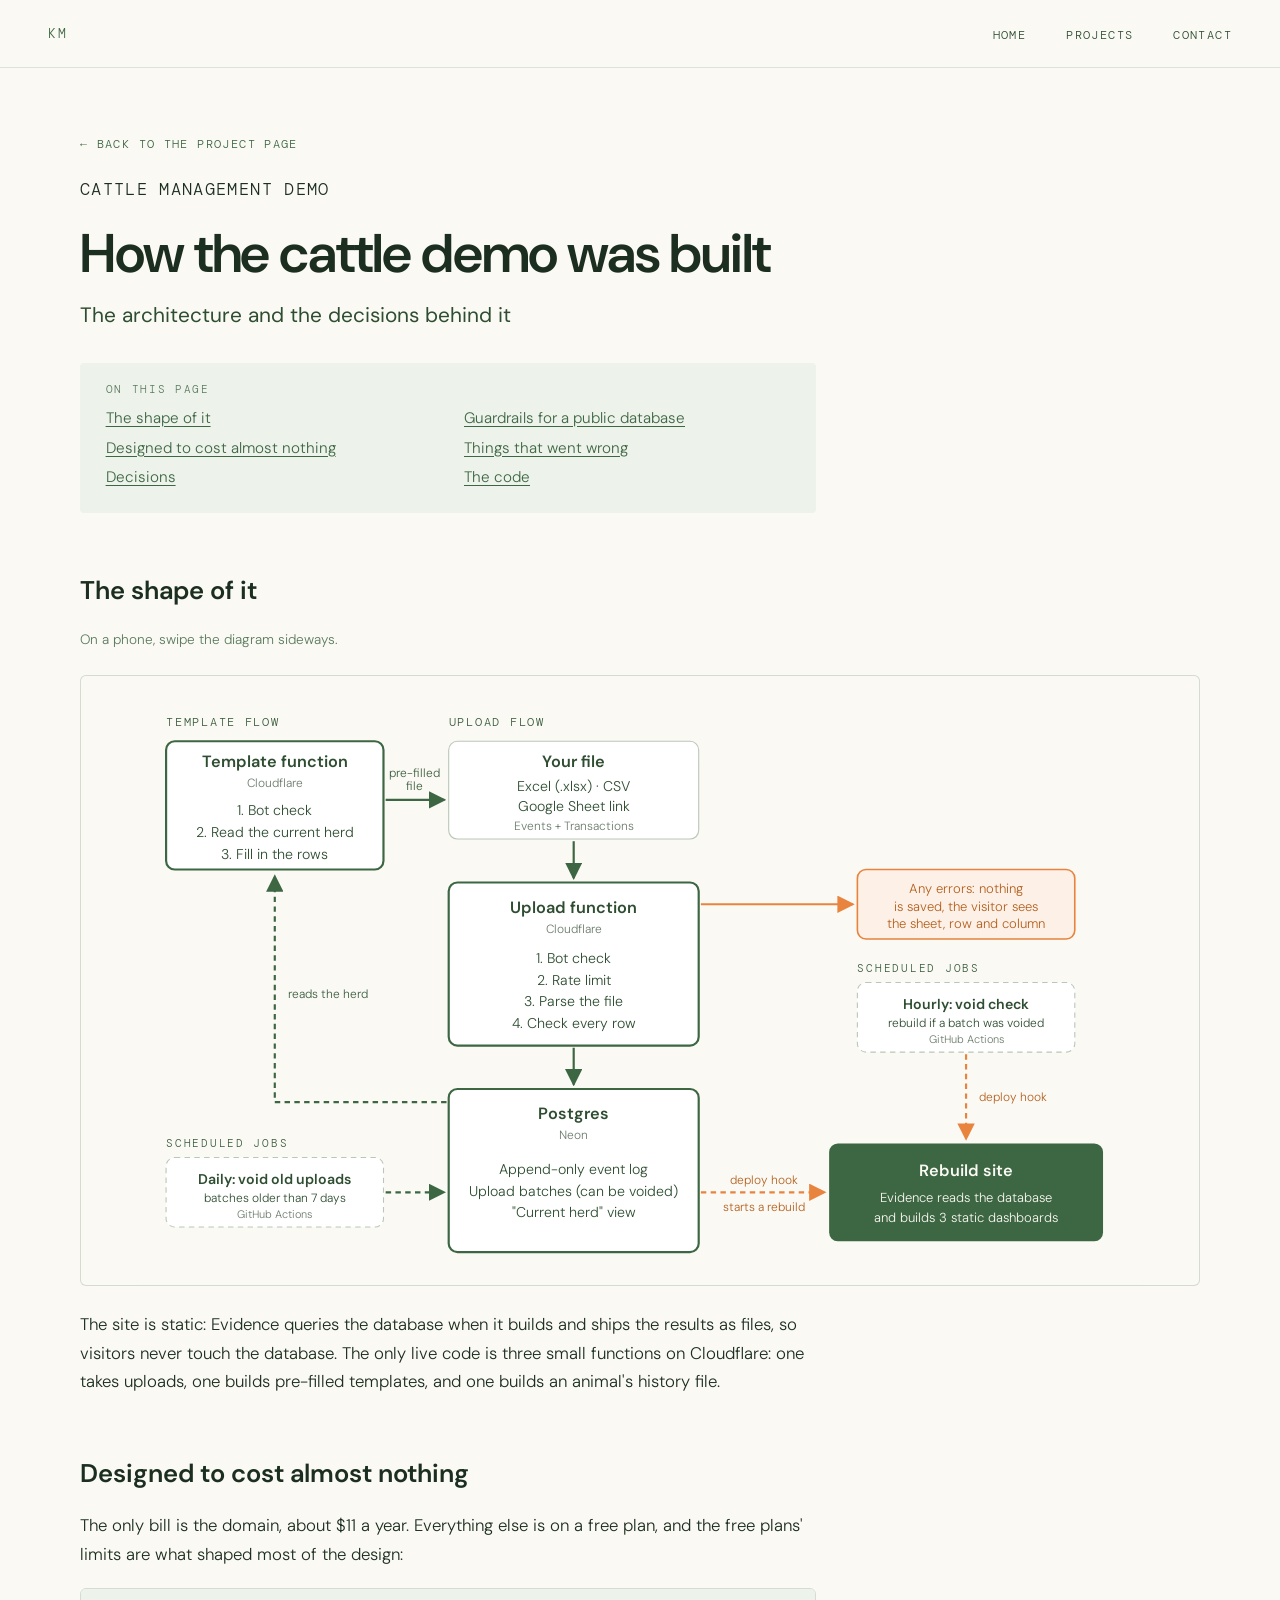
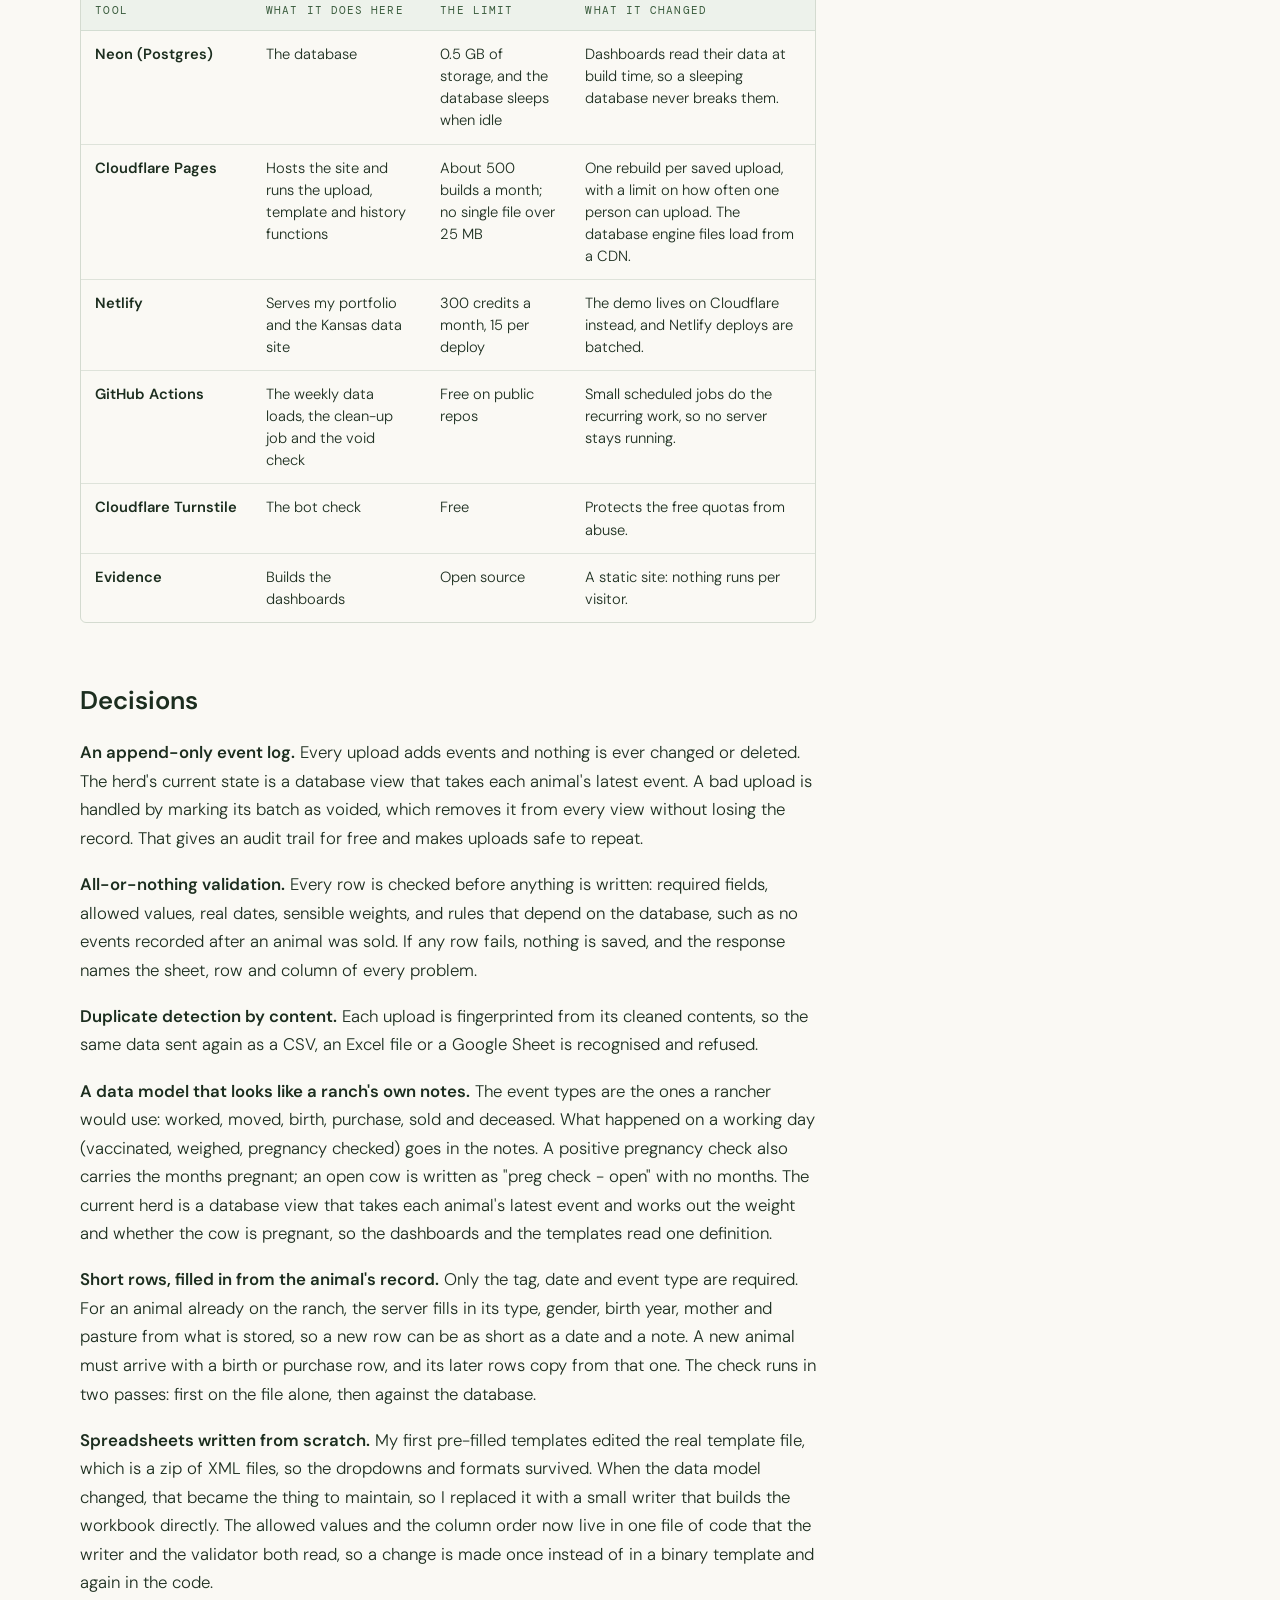
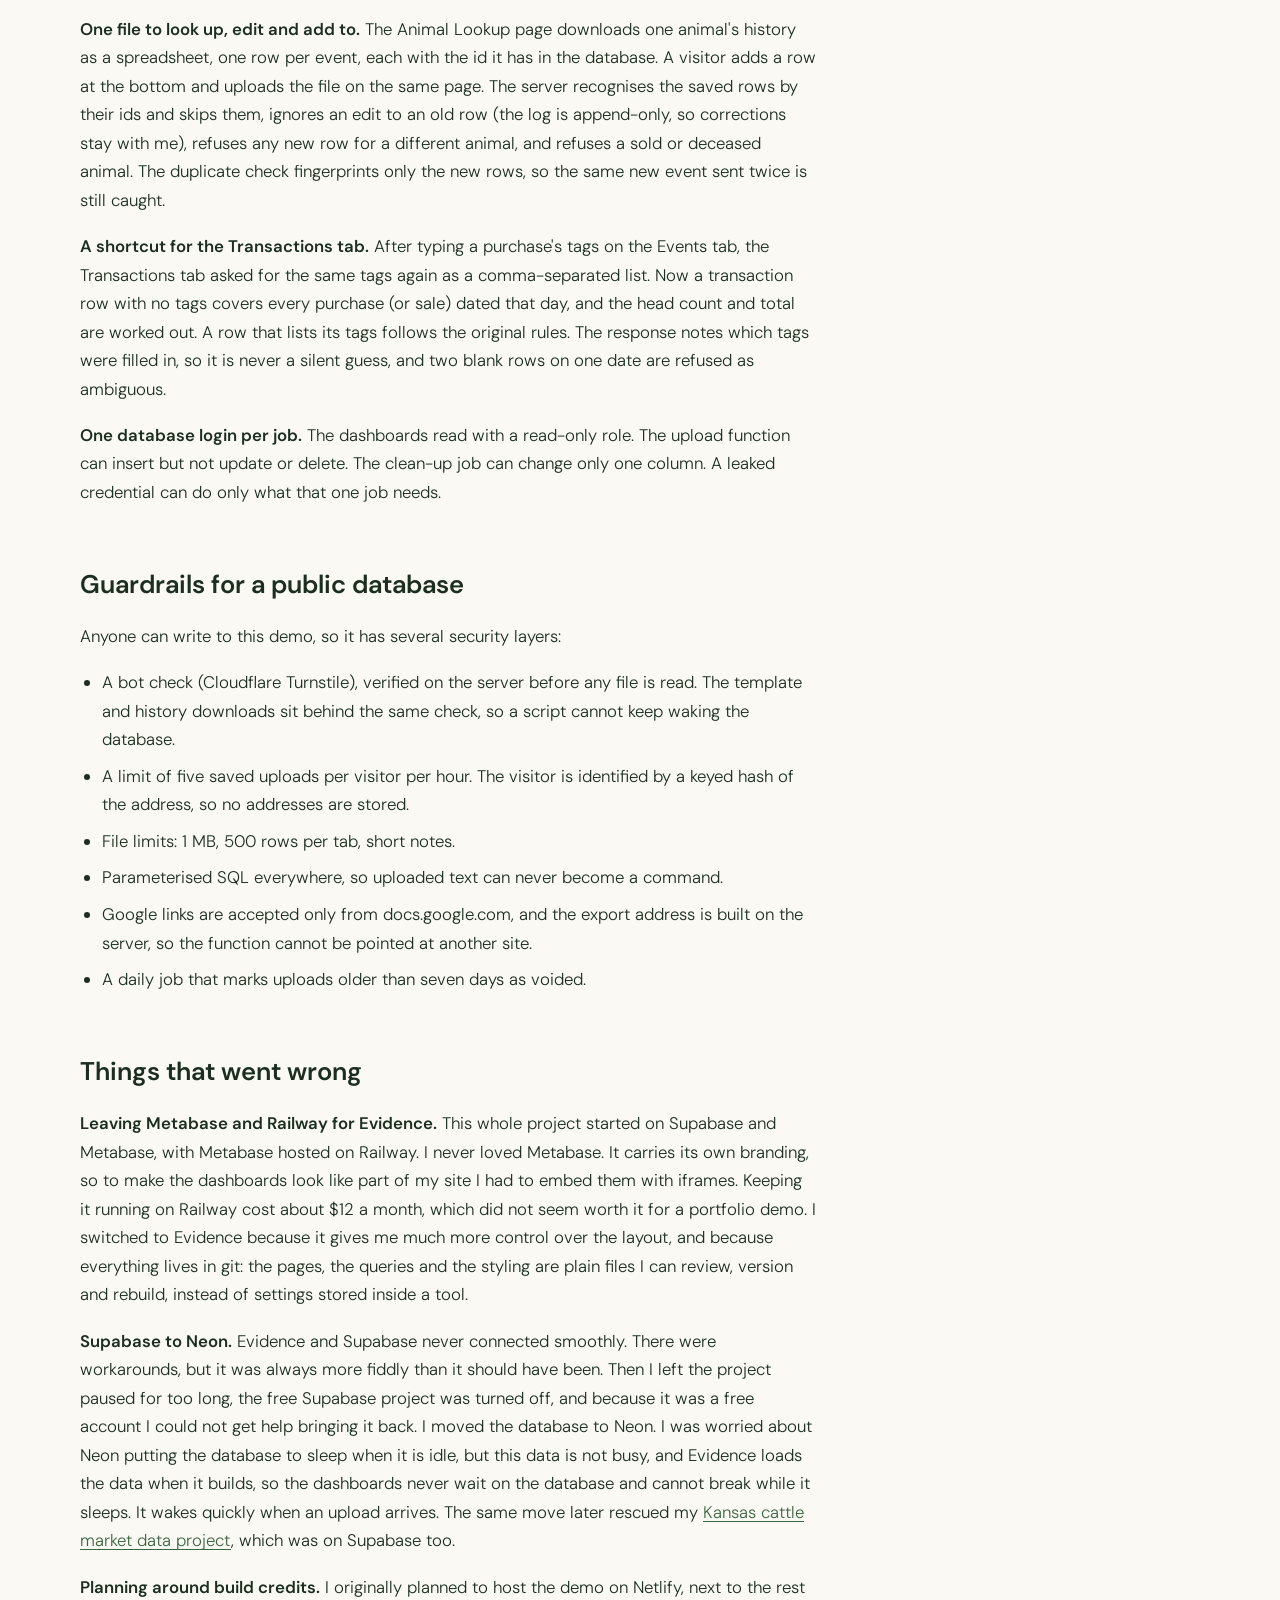
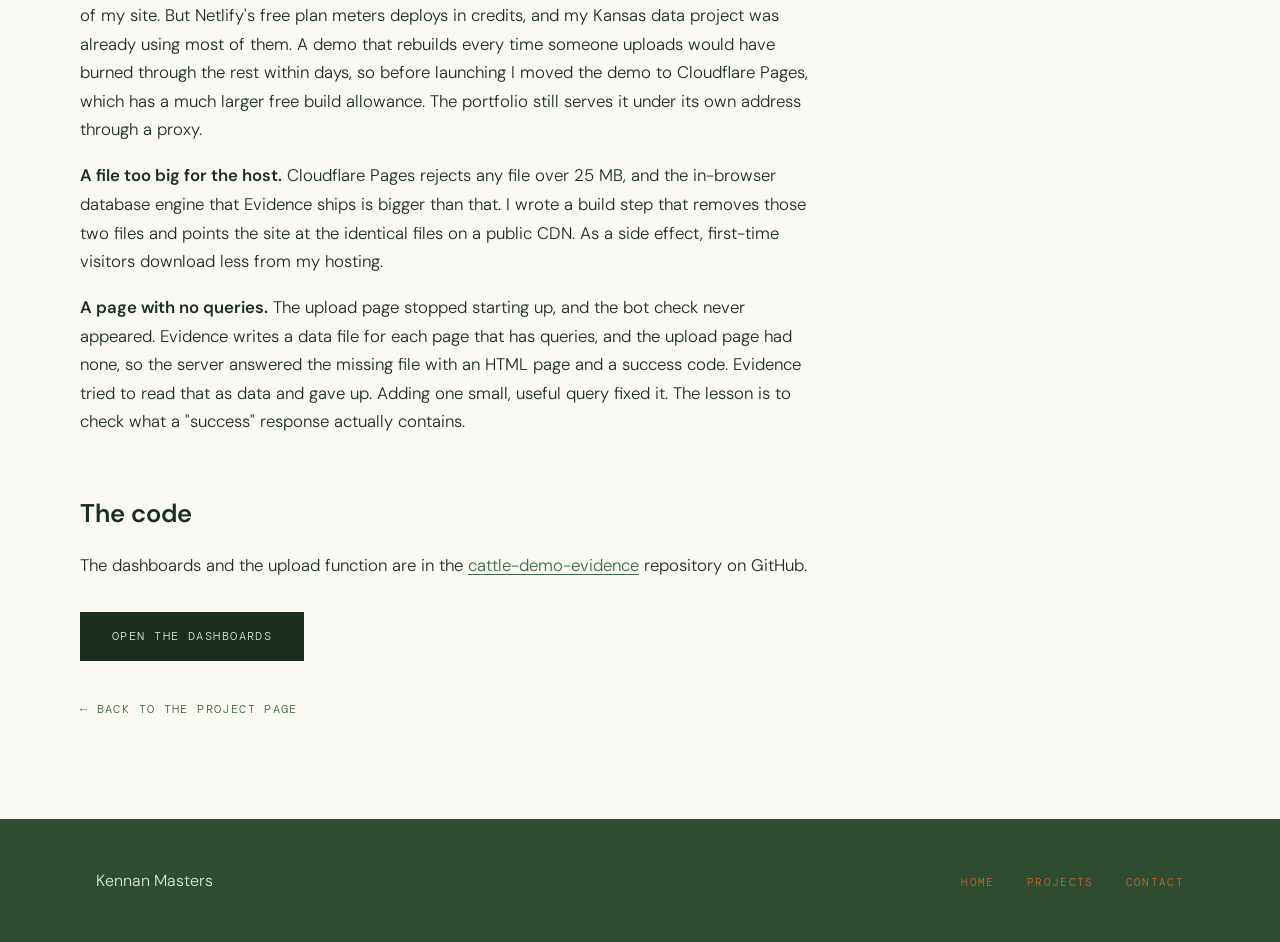
<file: cattle-demo-build.html>
<!DOCTYPE html>
<html lang="en">
<head>
  <meta charset="UTF-8" />
  <meta name="viewport" content="width=device-width, initial-scale=1.0" />
  <title>How the Cattle Demo Was Built — Kennan Masters</title>
  <meta name="description" content="The architecture, design decisions, guardrails and hang-ups behind the cattle management demo, built entirely on free tiers." />
  <link rel="icon" href="/favicon.ico" sizes="48x48" />
  <link rel="icon" href="/icon.svg" type="image/svg+xml" />
  <link rel="apple-touch-icon" href="/apple-touch-icon.png" />
  <link rel="preconnect" href="https://fonts.googleapis.com" />
  <link rel="preconnect" href="https://fonts.gstatic.com" crossorigin />
  <link href="https://fonts.googleapis.com/css2?family=DM+Mono:wght@300;400&family=DM+Sans:wght@300;400;500;600&display=swap" rel="stylesheet" />
  <link rel="stylesheet" href="/styles.css" />
  <link rel="stylesheet" href="/project.css" />
<!-- Cloudflare Web Analytics --><script type="module" src="https://static.cloudflareinsights.com/beacon.min.js" data-cf-beacon='{"token": "ee839c42f0904591ba2a66d1d91894a8"}'></script><!-- End Cloudflare Web Analytics -->
</head>
<body>
  <nav></nav>

  <main class="project">
    <div class="project-wide">
      <div class="project-inner">
        <p><a class="back-link" href="/cattle-demo.html">← Back to the project page</a></p>
        <p class="meta-line">Cattle Management Demo</p>
        <h1>How the cattle demo was built</h1>
        <p class="lede">The architecture and the decisions behind it</p>
        <div class="toc" role="navigation" aria-label="On this page">
          <p>On this page</p>
          <ul>
            <li><a href="#shape">The shape of it</a></li>
            <li><a href="#cost">Designed to cost almost nothing</a></li>
            <li><a href="#decisions">Decisions</a></li>
            <li><a href="#guardrails">Guardrails for a public database</a></li>
            <li><a href="#wrong">Things that went wrong</a></li>
            <li><a href="#code">The code</a></li>
          </ul>
        </div>
      </div>

      <h2 id="shape" class="project-inner">The shape of it</h2>
      <p class="gallery-note" style="margin-bottom:0.5rem!important">On a phone, swipe the diagram sideways.</p>
      <div class="diagram">
<svg xmlns="http://www.w3.org/2000/svg" viewBox="0 0 920 560" role="img" aria-labelledby="t d" font-family="'DM Sans', system-ui, sans-serif">
  <title id="t">How the cattle demo works</title>
  <desc id="d">A spreadsheet, CSV or Google Sheet goes to an upload function that checks it, then into a Postgres database. A rebuild reads the data and produces the dashboards. A second function reads the current herd and builds a pre-filled template to start from. Scheduled GitHub jobs void old uploads and rebuild after a void.</desc>
  <defs>
    <marker id="arr" viewBox="0 0 10 10" refX="9" refY="5" markerWidth="8" markerHeight="8" orient="auto-start-reverse">
      <path d="M0 0 L10 5 L0 10 z" fill="#3d6642"/>
    </marker>
    <marker id="arro" viewBox="0 0 10 10" refX="9" refY="5" markerWidth="8" markerHeight="8" orient="auto-start-reverse">
      <path d="M0 0 L10 5 L0 10 z" fill="#e8843e"/>
    </marker>
  </defs>
  <rect width="920" height="560" fill="#faf9f4"/>
  <text x="284" y="46" text-anchor="start" font-size="11" fill="#3a5c3d" font-family="'DM Mono', monospace" letter-spacing="1.6">UPLOAD FLOW</text>
  <rect x="284" y="60" width="230" height="90" rx="8" fill="#fff" stroke="#3d6642" stroke-opacity=".35"/>
  <text x="399.0" y="84" text-anchor="middle" font-size="15" font-weight="600" fill="#2e4d31">Your file</text>
  <text x="399.0" y="106" text-anchor="middle" font-size="13" fill="#2e4d31">Excel (.xlsx)  ·  CSV</text>
  <text x="399.0" y="124" text-anchor="middle" font-size="13" fill="#2e4d31">Google Sheet link</text>
  <text x="399.0" y="142" text-anchor="middle" font-size="11" fill="#6b7a6c">Events + Transactions</text>
  <line x1="399.0" y1="152" x2="399.0" y2="186" stroke="#3d6642" stroke-width="2" marker-end="url(#arr)"/>
  <rect x="284" y="190" width="230" height="150" rx="8" fill="#fff" stroke="#3d6642" stroke-width="2"/>
  <text x="399.0" y="218" text-anchor="middle" font-size="15" font-weight="600" fill="#2e4d31">Upload function</text>
  <text x="399.0" y="236" text-anchor="middle" font-size="11" fill="#6b7a6c">Cloudflare</text>
  <text x="399.0" y="264" text-anchor="middle" font-size="13" fill="#2e4d31">1. Bot check</text>
  <text x="399.0" y="284" text-anchor="middle" font-size="13" fill="#2e4d31">2. Rate limit</text>
  <text x="399.0" y="304" text-anchor="middle" font-size="13" fill="#2e4d31">3. Parse the file</text>
  <text x="399.0" y="324" text-anchor="middle" font-size="13" fill="#2e4d31">4. Check every row</text>
  <line x1="399.0" y1="342" x2="399.0" y2="376" stroke="#3d6642" stroke-width="2" marker-end="url(#arr)"/>
  <rect x="284" y="380" width="230" height="150" rx="8" fill="#fff" stroke="#3d6642" stroke-width="2"/>
  <text x="399.0" y="408" text-anchor="middle" font-size="15" font-weight="600" fill="#2e4d31">Postgres</text>
  <text x="399.0" y="426" text-anchor="middle" font-size="11" fill="#6b7a6c">Neon</text>
  <text x="399.0" y="458" text-anchor="middle" font-size="13" fill="#2e4d31">Append-only event log</text>
  <text x="399.0" y="478" text-anchor="middle" font-size="13" fill="#2e4d31">Upload batches (can be voided)</text>
  <text x="399.0" y="498" text-anchor="middle" font-size="13" fill="#2e4d31">"Current herd" view</text>
  <rect x="634" y="430" width="252" height="90" rx="8" fill="#3d6642"/>
  <text x="760.0" y="460" text-anchor="middle" font-size="15" font-weight="600" fill="#faf9f4">Rebuild site</text>
  <text x="760.0" y="484" text-anchor="middle" font-size="12" fill="#faf9f4">Evidence reads the database</text>
  <text x="760.0" y="502" text-anchor="middle" font-size="12" fill="#faf9f4">and builds 3 static dashboards</text>
  <line x1="516" y1="475" x2="630" y2="475" stroke="#e8843e" stroke-width="2" stroke-dasharray="5 4" marker-end="url(#arro)"/>
  <text x="574.0" y="467" text-anchor="middle" font-size="11" fill="#b4601f">deploy hook</text>
  <text x="574.0" y="492" text-anchor="middle" font-size="11" fill="#b4601f">starts a rebuild</text>
  <text x="24" y="433.0" text-anchor="start" font-size="10" fill="#3a5c3d" font-family="'DM Mono', monospace" letter-spacing="1.6">SCHEDULED JOBS</text>
  <rect x="24" y="443.0" width="200" height="64" rx="8" fill="#fff" stroke="#3d6642" stroke-opacity=".35" stroke-dasharray="5 4"/>
  <text x="124.0" y="467.0" text-anchor="middle" font-size="13" font-weight="600" fill="#2e4d31">Daily: void old uploads</text>
  <text x="124.0" y="484.0" text-anchor="middle" font-size="11" fill="#2e4d31">batches older than 7 days</text>
  <text x="124.0" y="499.0" text-anchor="middle" font-size="10" fill="#6b7a6c">GitHub Actions</text>
  <line x1="226" y1="475" x2="280" y2="475" stroke="#3d6642" stroke-width="2" stroke-dasharray="5 4" marker-end="url(#arr)"/>
  <text x="660.0" y="272" text-anchor="start" font-size="10" fill="#3a5c3d" font-family="'DM Mono', monospace" letter-spacing="1.6">SCHEDULED JOBS</text>
  <rect x="660.0" y="282" width="200" height="64" rx="8" fill="#fff" stroke="#3d6642" stroke-opacity=".35" stroke-dasharray="5 4"/>
  <text x="760.0" y="306" text-anchor="middle" font-size="13" font-weight="600" fill="#2e4d31">Hourly: void check</text>
  <text x="760.0" y="323" text-anchor="middle" font-size="11" fill="#2e4d31">rebuild if a batch was voided</text>
  <text x="760.0" y="338" text-anchor="middle" font-size="10" fill="#6b7a6c">GitHub Actions</text>
  <line x1="760.0" y1="348" x2="760.0" y2="426" stroke="#e8843e" stroke-width="2" stroke-dasharray="5 4" marker-end="url(#arro)"/>
  <text x="772.0" y="391.0" text-anchor="start" font-size="11" fill="#b4601f">deploy hook</text>
  <line x1="516" y1="210" x2="656" y2="210" stroke="#e8843e" stroke-width="2" marker-end="url(#arro)"/>
  <rect x="660" y="178" width="200" height="64" rx="8" fill="#fdf0e6" stroke="#e8843e" stroke-width="1.5"/>
  <text x="760.0" y="200" text-anchor="middle" font-size="12" fill="#b4601f">Any errors: nothing</text>
  <text x="760.0" y="216" text-anchor="middle" font-size="12" fill="#b4601f">is saved, the visitor sees</text>
  <text x="760.0" y="232" text-anchor="middle" font-size="12" fill="#b4601f">the sheet, row and column</text>
  <text x="24" y="46" text-anchor="start" font-size="11" fill="#3a5c3d" font-family="'DM Mono', monospace" letter-spacing="1.6">TEMPLATE FLOW</text>
  <rect x="24" y="60" width="200" height="118" rx="8" fill="#fff" stroke="#3d6642" stroke-width="2"/>
  <text x="124.0" y="84" text-anchor="middle" font-size="15" font-weight="600" fill="#2e4d31">Template function</text>
  <text x="124.0" y="102" text-anchor="middle" font-size="11" fill="#6b7a6c">Cloudflare</text>
  <text x="124.0" y="128" text-anchor="middle" font-size="13" fill="#2e4d31">1. Bot check</text>
  <text x="124.0" y="148" text-anchor="middle" font-size="13" fill="#2e4d31">2. Read the current herd</text>
  <text x="124.0" y="168" text-anchor="middle" font-size="13" fill="#2e4d31">3. Fill in the rows</text>
  <line x1="226" y1="114" x2="280" y2="114" stroke="#3d6642" stroke-width="2" marker-end="url(#arr)"/>
  <text x="253.0" y="93" text-anchor="middle" font-size="11" fill="#3a5c3d">pre-filled</text>
  <text x="253.0" y="105" text-anchor="middle" font-size="11" fill="#3a5c3d">file</text>
  <polyline points="282,392 124,392 124,184" fill="none" stroke="#3d6642" stroke-width="2" stroke-dasharray="5 4" marker-end="url(#arr)"/>
  <text x="136.0" y="296" text-anchor="start" font-size="11" fill="#3a5c3d">reads the herd</text>
</svg>
      </div>
    </div>

    <div class="project-inner">
      <p>The site is static: Evidence queries the database when it builds and ships the results as files, so visitors never touch the database. The only live code is three small functions on Cloudflare: one takes uploads, one builds pre-filled templates, and one builds an animal's history file.</p>

      <h2 id="cost">Designed to cost almost nothing</h2>
      <p>The only bill is the domain, about $11 a year. Everything else is on a free plan, and the free plans' limits are what shaped most of the design:</p>
      <div class="table-wrap">
        <table>
          <thead><tr><th>Tool</th><th>What it does here</th><th>The limit</th><th>What it changed</th></tr></thead>
          <tbody>
            <tr><td>Neon (Postgres)</td><td>The database</td><td>0.5 GB of storage, and the database sleeps when idle</td><td>Dashboards read their data at build time, so a sleeping database never breaks them.</td></tr>
            <tr><td>Cloudflare Pages</td><td>Hosts the site and runs the upload, template and history functions</td><td>About 500 builds a month; no single file over 25 MB</td><td>One rebuild per saved upload, with a limit on how often one person can upload. The database engine files load from a CDN.</td></tr>
            <tr><td>Netlify</td><td>Serves my portfolio and the Kansas data site</td><td>300 credits a month, 15 per deploy</td><td>The demo lives on Cloudflare instead, and Netlify deploys are batched.</td></tr>
            <tr><td>GitHub Actions</td><td>The weekly data loads, the clean-up job and the void check</td><td>Free on public repos</td><td>Small scheduled jobs do the recurring work, so no server stays running.</td></tr>
            <tr><td>Cloudflare Turnstile</td><td>The bot check</td><td>Free</td><td>Protects the free quotas from abuse.</td></tr>
            <tr><td>Evidence</td><td>Builds the dashboards</td><td>Open source</td><td>A static site: nothing runs per visitor.</td></tr>
          </tbody>
        </table>
      </div>
      
      <h2 id="decisions">Decisions</h2>
      <p><strong>An append-only event log.</strong> Every upload adds events and nothing is ever changed or deleted. The herd's current state is a database view that takes each animal's latest event. A bad upload is handled by marking its batch as voided, which removes it from every view without losing the record. That gives an audit trail for free and makes uploads safe to repeat.</p>
      <p><strong>All-or-nothing validation.</strong> Every row is checked before anything is written: required fields, allowed values, real dates, sensible weights, and rules that depend on the database, such as no events recorded after an animal was sold. If any row fails, nothing is saved, and the response names the sheet, row and column of every problem.</p>
      <p><strong>Duplicate detection by content.</strong> Each upload is fingerprinted from its cleaned contents, so the same data sent again as a CSV, an Excel file or a Google Sheet is recognised and refused.</p>
      <p><strong>A data model that looks like a ranch's own notes.</strong> The event types are the ones a rancher would use: worked, moved, birth, purchase, sold and deceased. What happened on a working day (vaccinated, weighed, pregnancy checked) goes in the notes. A positive pregnancy check also carries the months pregnant; an open cow is written as "preg check - open" with no months. The current herd is a database view that takes each animal's latest event and works out the weight and whether the cow is pregnant, so the dashboards and the templates read one definition.</p>
      <p><strong>Short rows, filled in from the animal's record.</strong> Only the tag, date and event type are required. For an animal already on the ranch, the server fills in its type, gender, birth year, mother and pasture from what is stored, so a new row can be as short as a date and a note. A new animal must arrive with a birth or purchase row, and its later rows copy from that one. The check runs in two passes: first on the file alone, then against the database.</p>
      <p><strong>Spreadsheets written from scratch.</strong> My first pre-filled templates edited the real template file, which is a zip of XML files, so the dropdowns and formats survived. When the data model changed, that became the thing to maintain, so I replaced it with a small writer that builds the workbook directly. The allowed values and the column order now live in one file of code that the writer and the validator both read, so a change is made once instead of in a binary template and again in the code.</p>
      <p><strong>One file to look up, edit and add to.</strong> The Animal Lookup page downloads one animal's history as a spreadsheet, one row per event, each with the id it has in the database. A visitor adds a row at the bottom and uploads the file on the same page. The server recognises the saved rows by their ids and skips them, ignores an edit to an old row (the log is append-only, so corrections stay with me), refuses any new row for a different animal, and refuses a sold or deceased animal. The duplicate check fingerprints only the new rows, so the same new event sent twice is still caught.</p>
      <p><strong>A shortcut for the Transactions tab.</strong> After typing a purchase's tags on the Events tab, the Transactions tab asked for the same tags again as a comma-separated list. Now a transaction row with no tags covers every purchase (or sale) dated that day, and the head count and total are worked out. A row that lists its tags follows the original rules. The response notes which tags were filled in, so it is never a silent guess, and two blank rows on one date are refused as ambiguous.</p>
      <p><strong>One database login per job.</strong> The dashboards read with a read-only role. The upload function can insert but not update or delete. The clean-up job can change only one column. A leaked credential can do only what that one job needs.</p>
      
      <h2 id="guardrails">Guardrails for a public database</h2>
      <p>Anyone can write to this demo, so it has several security layers:</p>
      <ul>
        <li>A bot check (Cloudflare Turnstile), verified on the server before any file is read. The template and history downloads sit behind the same check, so a script cannot keep waking the database.</li>
        <li>A limit of five saved uploads per visitor per hour. The visitor is identified by a keyed hash of the address, so no addresses are stored.</li>
        <li>File limits: 1 MB, 500 rows per tab, short notes.</li>
        <li>Parameterised SQL everywhere, so uploaded text can never become a command.</li>
        <li>Google links are accepted only from docs.google.com, and the export address is built on the server, so the function cannot be pointed at another site.</li>
        <li>A daily job that marks uploads older than seven days as voided.</li>
      </ul>

      <h2 id="wrong">Things that went wrong</h2>
      <p><strong>Leaving Metabase and Railway for Evidence.</strong> This whole project started on Supabase and Metabase, with Metabase hosted on Railway. I never loved Metabase. It carries its own branding, so to make the dashboards look like part of my site I had to embed them with iframes. Keeping it running on Railway cost about $12 a month, which did not seem worth it for a portfolio demo. I switched to Evidence because it gives me much more control over the layout, and because everything lives in git: the pages, the queries and the styling are plain files I can review, version and rebuild, instead of settings stored inside a tool.</p>
      <p><strong>Supabase to Neon.</strong> Evidence and Supabase never connected smoothly. There were workarounds, but it was always more fiddly than it should have been. Then I left the project paused for too long, the free Supabase project was turned off, and because it was a free account I could not get help bringing it back. I moved the database to Neon. I was worried about Neon putting the database to sleep when it is idle, but this data is not busy, and Evidence loads the data when it builds, so the dashboards never wait on the database and cannot break while it sleeps. It wakes quickly when an upload arrives. The same move later rescued my <a href="/kansas-data.html">Kansas cattle market data project</a>, which was on Supabase too.</p>
      <p><strong>Planning around build credits.</strong> I originally planned to host the demo on Netlify, next to the rest of my site. But Netlify's free plan meters deploys in credits, and my Kansas data project was already using most of them. A demo that rebuilds every time someone uploads would have burned through the rest within days, so before launching I moved the demo to Cloudflare Pages, which has a much larger free build allowance. The portfolio still serves it under its own address through a proxy.</p>
      <p><strong>A file too big for the host.</strong> Cloudflare Pages rejects any file over 25 MB, and the in-browser database engine that Evidence ships is bigger than that. I wrote a build step that removes those two files and points the site at the identical files on a public CDN. As a side effect, first-time visitors download less from my hosting.</p>
      <p><strong>A page with no queries.</strong> The upload page stopped starting up, and the bot check never appeared. Evidence writes a data file for each page that has queries, and the upload page had none, so the server answered the missing file with an HTML page and a success code. Evidence tried to read that as data and gave up. Adding one small, useful query fixed it. The lesson is to check what a "success" response actually contains.</p>

      <h2 id="code">The code</h2>
      <p>The dashboards and the upload function are in the <a href="https://github.com/klmasters/cattle-demo-evidence">cattle-demo-evidence</a> repository on GitHub.</p>
      <div class="cta-row" style="margin:2rem 0 2rem"><a class="btn-primary" href="/ranch-demo/">Open the dashboards</a></div>
      <p><a class="back-link" href="/cattle-demo.html">← Back to the project page</a></p>
    </div>
  </main>

  <footer></footer>
  <script src="/components.js"></script>
</body>
</html>
</file>
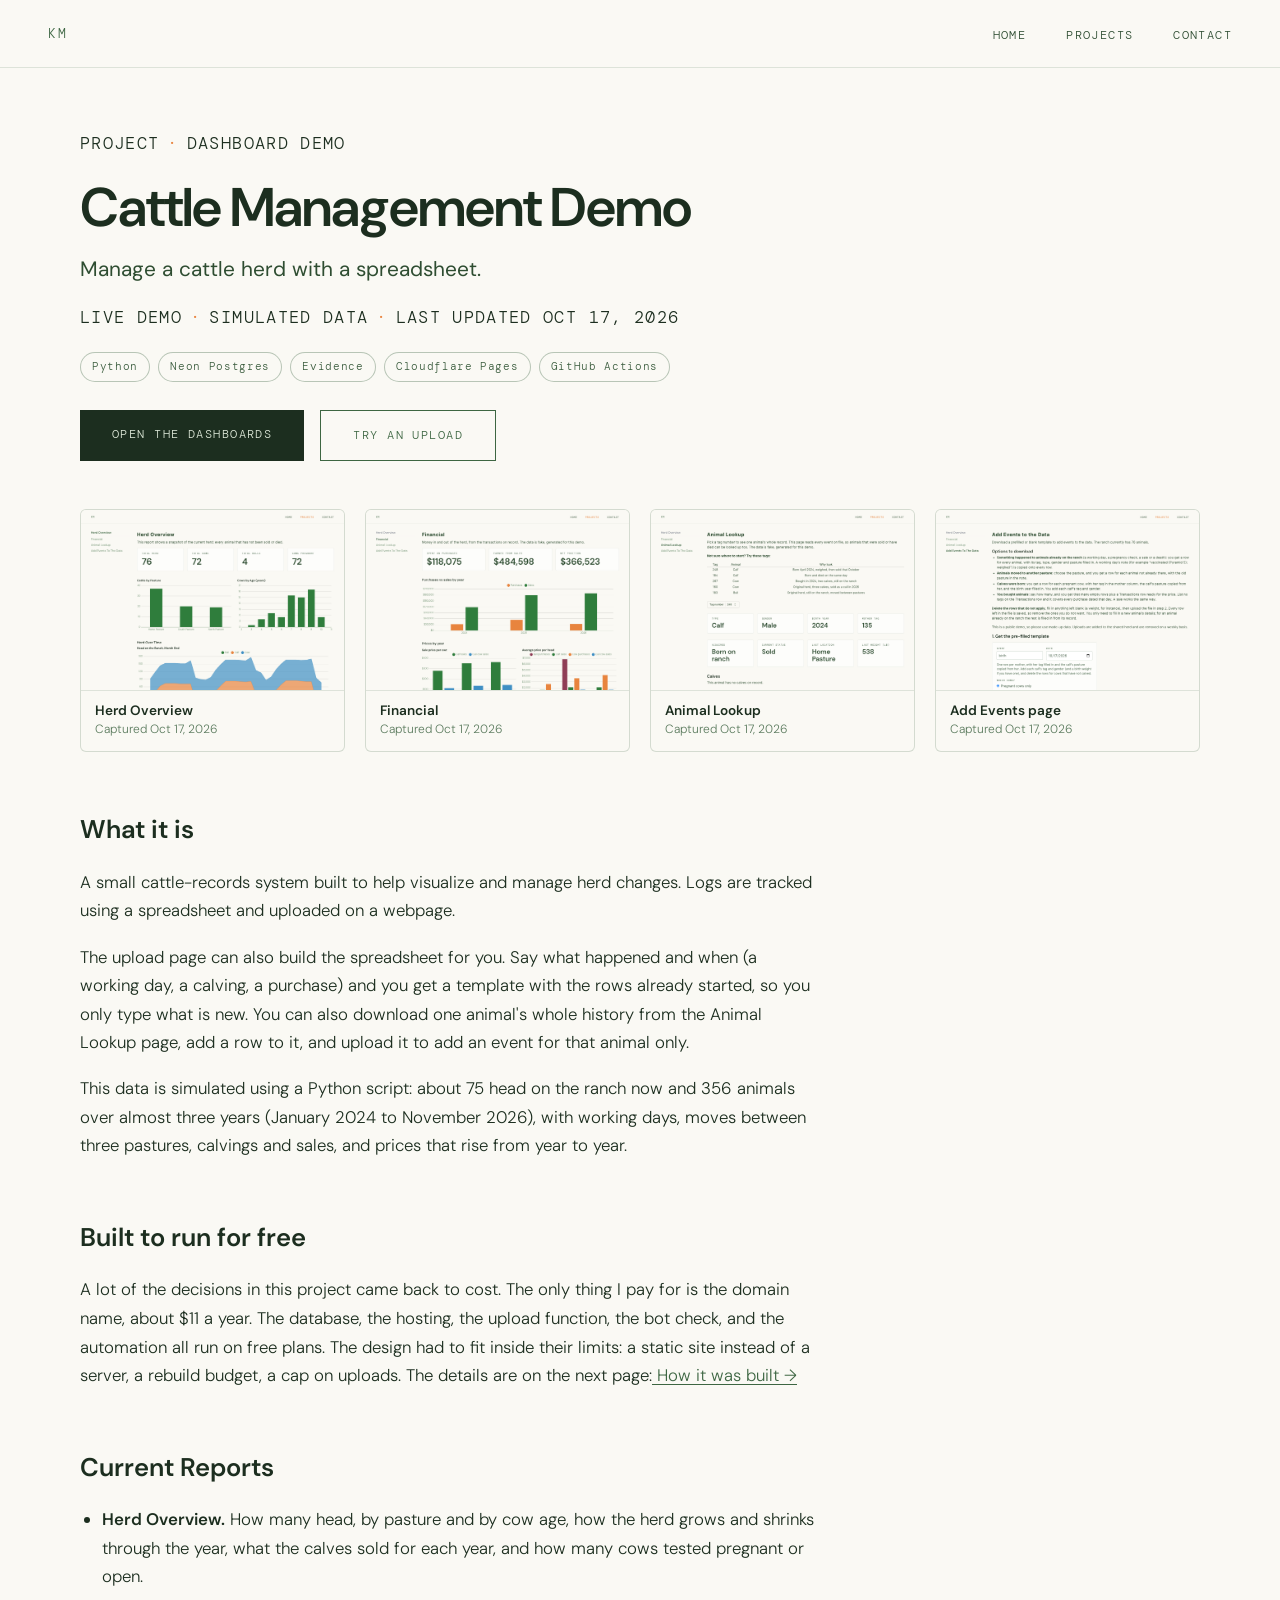
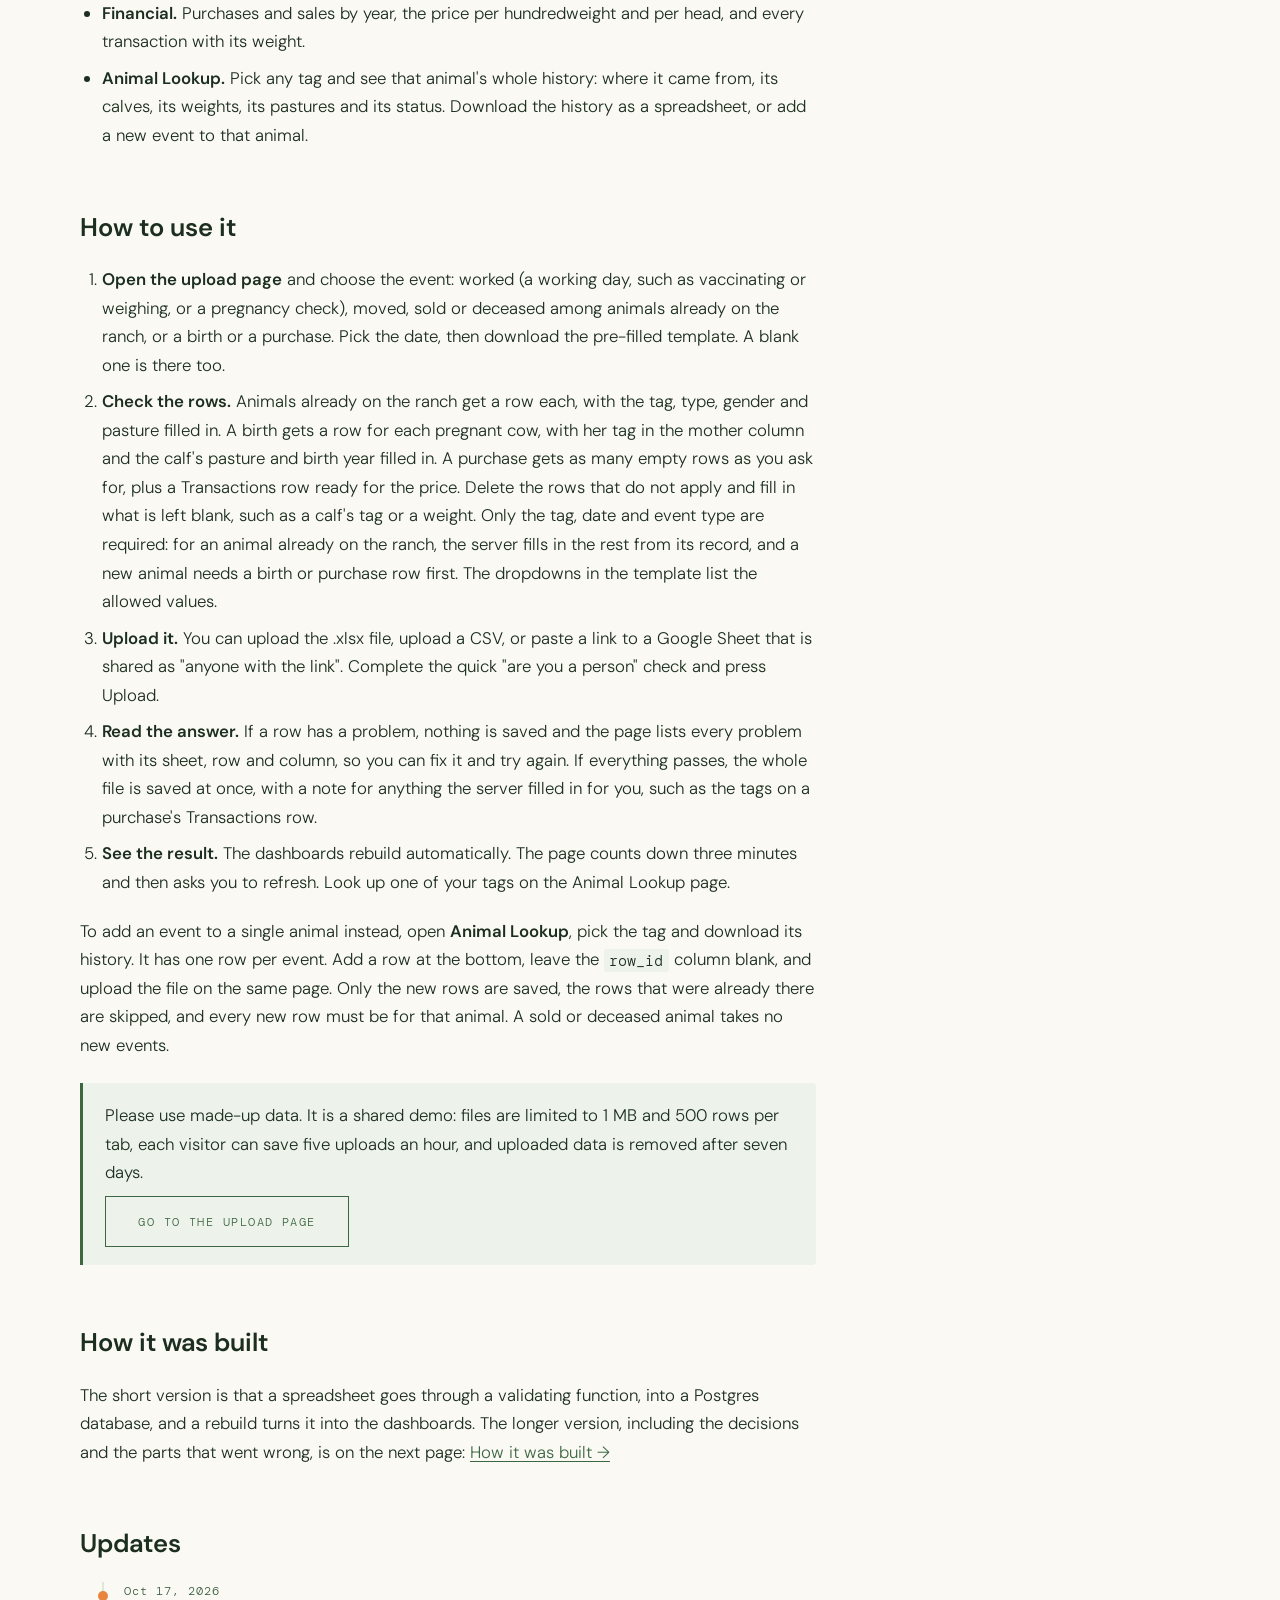
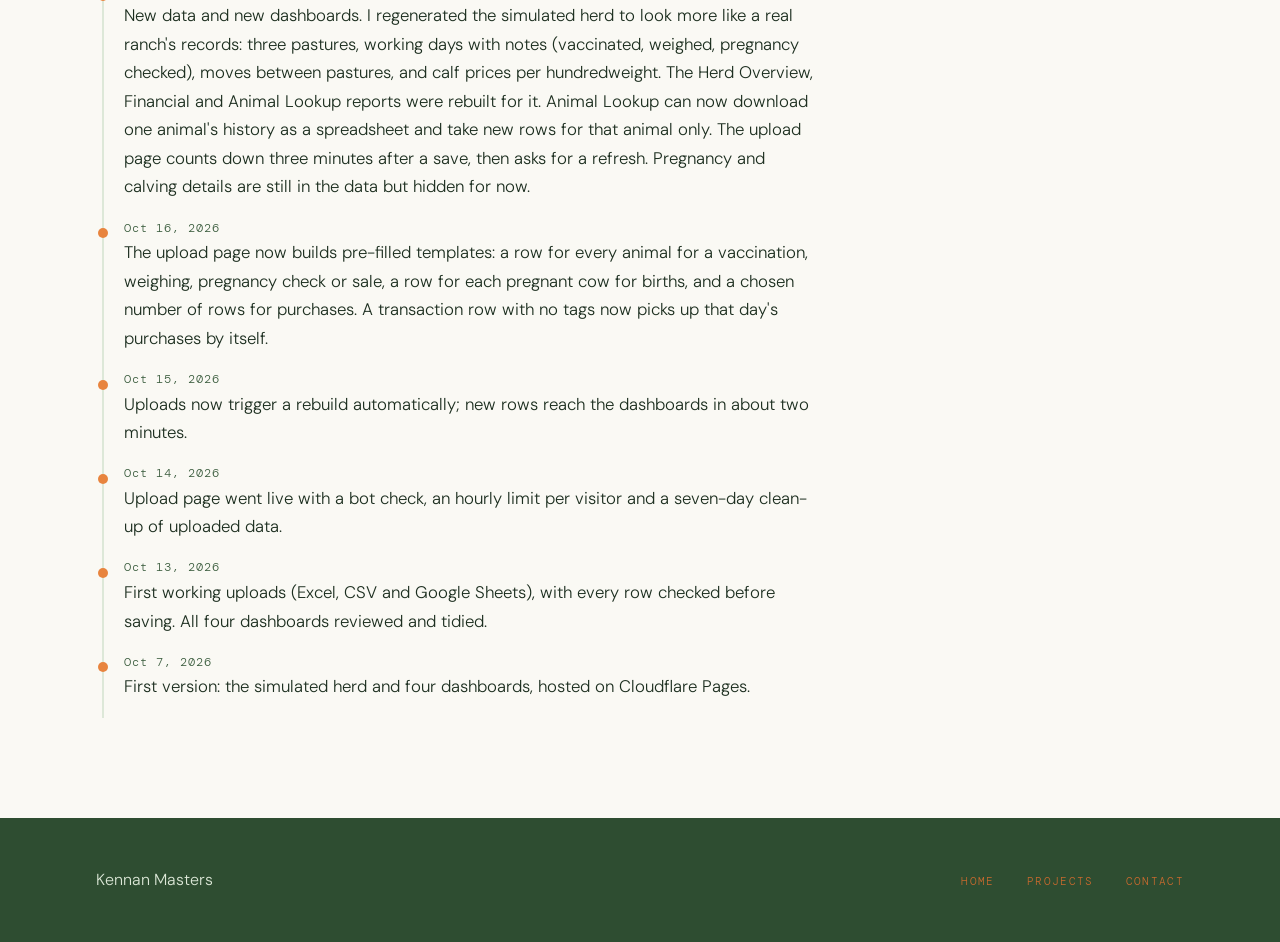
<file: cattle-demo.html>
<!DOCTYPE html>
<html lang="en">
<head>
  <meta charset="UTF-8" />
  <meta name="viewport" content="width=device-width, initial-scale=1.0" />
  <title>Cattle Management Demo — Kennan Masters</title>
  <meta name="description" content="A cattle-records demo: upload a spreadsheet of cattle events and watch the dashboards change. Simulated data, built on free tiers." />
  <link rel="icon" href="/favicon.ico" sizes="48x48" />
  <link rel="icon" href="/icon.svg" type="image/svg+xml" />
  <link rel="apple-touch-icon" href="/apple-touch-icon.png" />
  <link rel="preconnect" href="https://fonts.googleapis.com" />
  <link rel="preconnect" href="https://fonts.gstatic.com" crossorigin />
  <link href="https://fonts.googleapis.com/css2?family=DM+Mono:wght@300;400&family=DM+Sans:wght@300;400;500;600&display=swap" rel="stylesheet" />
  <link rel="stylesheet" href="/styles.css" />
  <link rel="stylesheet" href="/project.css" />
<!-- Cloudflare Web Analytics --><script type="module" src="https://static.cloudflareinsights.com/beacon.min.js" data-cf-beacon='{"token": "ee839c42f0904591ba2a66d1d91894a8"}'></script><!-- End Cloudflare Web Analytics -->
</head>
<body>
  <nav></nav>

  <main class="project">
    <div class="project-wide">
      <div class="project-inner">
        <p class="meta-line">Project<span class="dot">·</span>Dashboard demo</p>
        <h1>Cattle Management Demo</h1>
        <p class="lede"> Manage a cattle herd with a spreadsheet.</p>
        <p class="meta-line">Live demo<span class="dot">·</span>Simulated data<span class="dot">·</span>Last updated Oct 17, 2026</p>
        <div class="pills">
          <span class="pill">Python</span>
          <span class="pill">Neon Postgres</span>
          <span class="pill">Evidence</span>
          <span class="pill">Cloudflare Pages</span>
          <span class="pill">GitHub Actions</span>
        </div>
        <div class="cta-row">
          <a class="btn-primary" href="/ranch-demo/">Open the dashboards</a>
          <a class="btn-secondary" href="/ranch-demo/upload/">Try an upload</a>
        </div>
      </div>

      <div class="gallery gallery-4" aria-label="Screenshots">
        <button type="button" class="shot" data-full="/images/cattle-demo/herd-overview.png" data-title="Herd Overview">
          <img src="/images/cattle-demo/herd-overview.png" alt="Herd Overview dashboard: total herd, cows, bulls and pregnant cows, cattle by pasture, cows by age, head on the ranch over time, calf sales by year and pregnancy checks by year" loading="lazy" />
          <span><b>Herd Overview</b><small>Captured Oct 17, 2026</small></span>
        </button>
        <button type="button" class="shot" data-full="/images/cattle-demo/financial.png" data-title="Financial">
          <img src="/images/cattle-demo/financial.png" alt="Financial dashboard: spent, earned and net position, purchases and sales by year, price per cwt and per head by year, and a table of every transaction" loading="lazy" />
          <span><b>Financial</b><small>Captured Oct 17, 2026</small></span>
        </button>
        <button type="button" class="shot" data-full="/images/cattle-demo/animal-lookup.png" data-title="Animal Lookup">
          <img src="/images/cattle-demo/animal-lookup.png" alt="Animal Lookup dashboard showing one calf's summary, event history, weight history and events by type, with a button to download its history and a form to upload new rows for it" loading="lazy" />
          <span><b>Animal Lookup</b><small>Captured Oct 17, 2026</small></span>
        </button>
        <button type="button" class="shot" data-full="/images/cattle-demo/upload-page.png" data-title="Add Events to the Data">
          <img src="/images/cattle-demo/upload-page.png" alt="The Add Events to the Data page with the birth template chosen: a form with an event, a date and filters, and the upload form below it" loading="lazy" />
          <span><b>Add Events page</b><small>Captured Oct 17, 2026</small></span>
        </button>
      </div>
    </div>

    <div class="project-inner">
      <h2>What it is</h2>
      <p>A small cattle-records system built to help visualize and manage herd changes. Logs are tracked using a spreadsheet and uploaded on a webpage.</p>
      <p>The upload page can also build the spreadsheet for you. Say what happened and when (a working day, a calving, a purchase) and you get a template with the rows already started, so you only type what is new. You can also download one animal's whole history from the Animal Lookup page, add a row to it, and upload it to add an event for that animal only.</p>
      <p>This data is simulated using a Python script: about 75 head on the ranch now and 356 animals over almost three years (January 2024 to November 2026), with working days, moves between three pastures, calvings and sales, and prices that rise from year to year.</p>

      <h2>Built to run for free</h2>
      <p>A lot of the decisions in this project came back to cost. The only thing I pay for is the domain name, about $11 a year. The database, the hosting, the upload function, the bot check, and the automation all run on free plans. The design had to fit inside their limits: a static site instead of a server, a rebuild budget, a cap on uploads. The details are on the next page:<a href="/cattle-demo-build.html"> How it was built →</a></p>

      <h2>Current Reports</h2>
      <ul>
        <li><strong>Herd Overview.</strong> How many head, by pasture and by cow age, how the herd grows and shrinks through the year, what the calves sold for each year, and how many cows tested pregnant or open.</li>
        <li><strong>Financial.</strong> Purchases and sales by year, the price per hundredweight and per head, and every transaction with its weight.</li>
        <li><strong>Animal Lookup.</strong> Pick any tag and see that animal's whole history: where it came from, its calves, its weights, its pastures and its status. Download the history as a spreadsheet, or add a new event to that animal.</li>
      </ul>

      <h2 id="how-to-use">How to use it</h2>
      <ol>
        <li><strong>Open the upload page</strong> and choose the event: worked (a working day, such as vaccinating or weighing, or a pregnancy check), moved, sold or deceased among animals already on the ranch, or a birth or a purchase. Pick the date, then download the pre-filled template. A blank one is there too.</li>
        <li><strong>Check the rows.</strong> Animals already on the ranch get a row each, with the tag, type, gender and pasture filled in. A birth gets a row for each pregnant cow, with her tag in the mother column and the calf's pasture and birth year filled in. A purchase gets as many empty rows as you ask for, plus a Transactions row ready for the price. Delete the rows that do not apply and fill in what is left blank, such as a calf's tag or a weight. Only the tag, date and event type are required: for an animal already on the ranch, the server fills in the rest from its record, and a new animal needs a birth or purchase row first. The dropdowns in the template list the allowed values.</li>
        <li><strong>Upload it.</strong> You can upload the .xlsx file, upload a CSV, or paste a link to a Google Sheet that is shared as "anyone with the link". Complete the quick "are you a person" check and press Upload.</li>
        <li><strong>Read the answer.</strong> If a row has a problem, nothing is saved and the page lists every problem with its sheet, row and column, so you can fix it and try again. If everything passes, the whole file is saved at once, with a note for anything the server filled in for you, such as the tags on a purchase's Transactions row.</li>
        <li><strong>See the result.</strong> The dashboards rebuild automatically. The page counts down three minutes and then asks you to refresh. Look up one of your tags on the Animal Lookup page.</li>
      </ol>
      <p>To add an event to a single animal instead, open <strong>Animal Lookup</strong>, pick the tag and download its history. It has one row per event. Add a row at the bottom, leave the <code>row_id</code> column blank, and upload the file on the same page. Only the new rows are saved, the rows that were already there are skipped, and every new row must be for that animal. A sold or deceased animal takes no new events.</p>
      <div class="callout">
        <p>Please use made-up data. It is a shared demo: files are limited to 1 MB and 500 rows per tab, each visitor can save five uploads an hour, and uploaded data is removed after seven days.</p>
        <p><a class="btn-secondary" href="/ranch-demo/upload/">Go to the upload page</a></p>
      </div>


      <h2>How it was built</h2>
      <p>The short version is that a spreadsheet goes through a validating function, into a Postgres database, and a rebuild turns it into the dashboards. The longer version, including the decisions and the parts that went wrong, is on the next page: <a href="/cattle-demo-build.html"> How it was built →</a></p>

      <h2>Updates</h2>
      <ul class="updates">
        <li><time datetime="2026-10-17">Oct 17, 2026</time>New data and new dashboards. I regenerated the simulated herd to look more like a real ranch's records: three pastures, working days with notes (vaccinated, weighed, pregnancy checked), moves between pastures, and calf prices per hundredweight. The Herd Overview, Financial and Animal Lookup reports were rebuilt for it. Animal Lookup can now download one animal's history as a spreadsheet and take new rows for that animal only. The upload page counts down three minutes after a save, then asks for a refresh. Pregnancy and calving details are still in the data but hidden for now.</li>
        <li><time datetime="2026-10-16">Oct 16, 2026</time>The upload page now builds pre-filled templates: a row for every animal for a vaccination, weighing, pregnancy check or sale, a row for each pregnant cow for births, and a chosen number of rows for purchases. A transaction row with no tags now picks up that day's purchases by itself.</li>
        <li><time datetime="2026-10-15">Oct 15, 2026</time>Uploads now trigger a rebuild automatically; new rows reach the dashboards in about two minutes.</li>
        <li><time datetime="2026-10-14">Oct 14, 2026</time>Upload page went live with a bot check, an hourly limit per visitor and a seven-day clean-up of uploaded data.</li>
        <li><time datetime="2026-10-13">Oct 13, 2026</time>First working uploads (Excel, CSV and Google Sheets), with every row checked before saving. All four dashboards reviewed and tidied.</li>
        <li><time datetime="2026-10-07">Oct 7, 2026</time>First version: the simulated herd and four dashboards, hosted on Cloudflare Pages.</li>
      </ul>
    </div>
  </main>

  <dialog class="lightbox" id="lightbox" aria-label="Screenshot">
    <div class="lightbox-frame">
      <div class="lightbox-bar"><span id="lightbox-title"></span><button type="button" id="lightbox-close">Close</button></div>
      <img id="lightbox-img" alt="" />
    </div>
  </dialog>

  <footer></footer>
  <script src="/components.js"></script>
  <script>
    // Screenshot gallery: a click opens the full-size image in a dialog. Esc, the Close button
    // or a click outside the picture closes it.
    (function () {
      var box = document.getElementById('lightbox');
      var img = document.getElementById('lightbox-img');
      var title = document.getElementById('lightbox-title');
      document.querySelectorAll('.shot').forEach(function (b) {
        b.addEventListener('click', function () {
          img.src = b.dataset.full;
          img.alt = b.querySelector('img').alt;
          title.textContent = b.dataset.title;
          box.showModal();
          box.querySelector('.lightbox-frame').scrollTop = 0;
        });
      });
      document.getElementById('lightbox-close').addEventListener('click', function () { box.close(); });
      box.addEventListener('click', function (e) { if (e.target === box) box.close(); });
    })();
  </script>
</body>
</html>
</file>
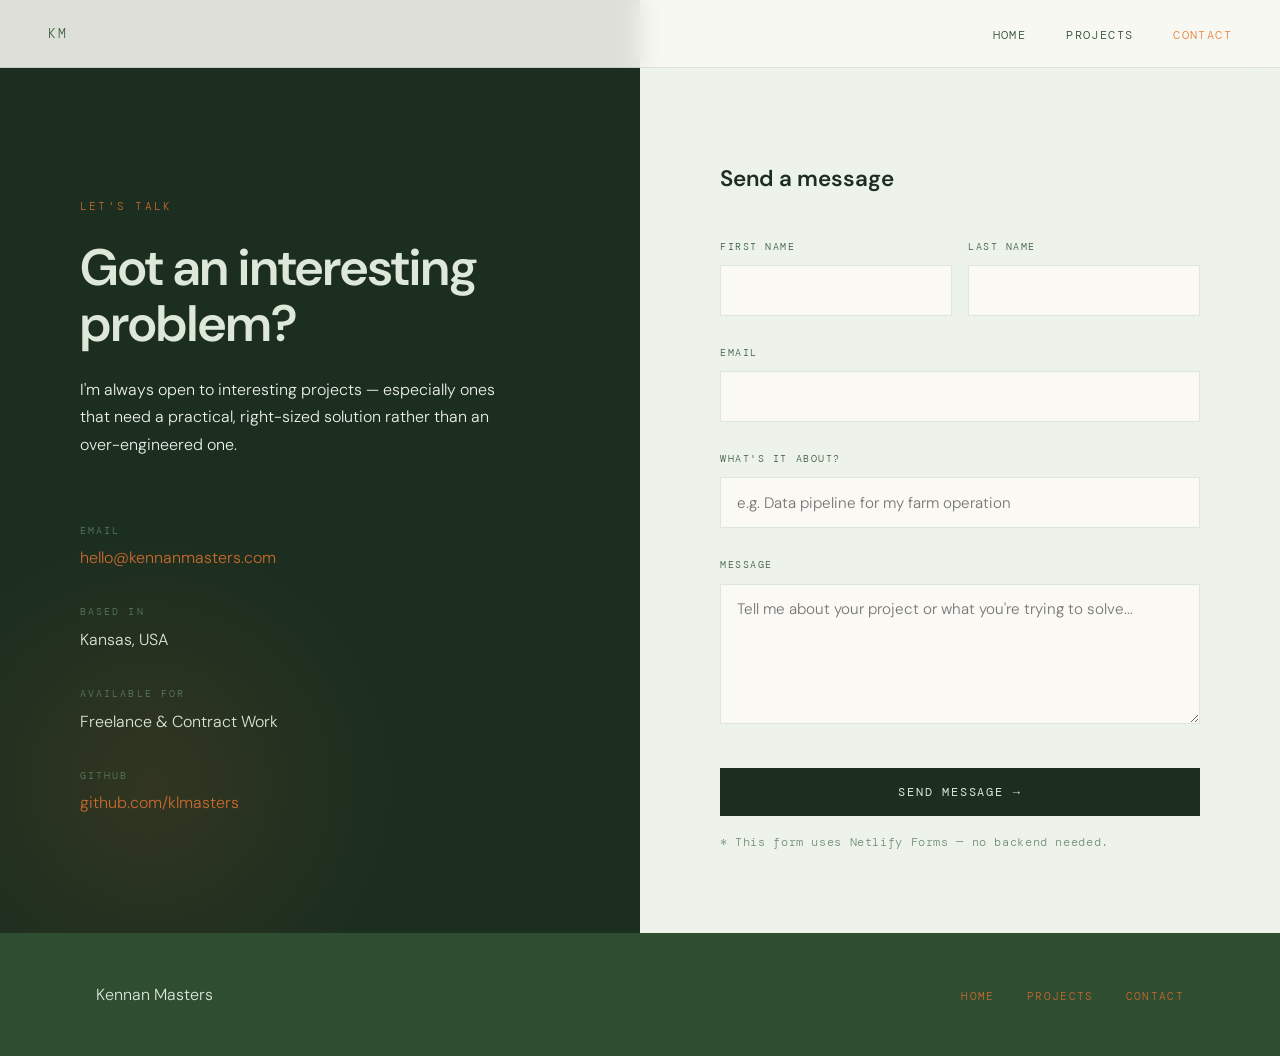
<file: contact.html>
<!DOCTYPE html>
<html lang="en">
<head>
  <meta charset="UTF-8" />
  <meta name="viewport" content="width=device-width, initial-scale=1.0" />
  <title>Contact — Kennan Masters</title>
  <link rel="icon" href="/favicon.ico" sizes="48x48" />
  <link rel="icon" href="/icon.svg" type="image/svg+xml" />
  <link rel="apple-touch-icon" href="/apple-touch-icon.png" />
  <link rel="preconnect" href="https://fonts.googleapis.com" />
  <link rel="preconnect" href="https://fonts.gstatic.com" crossorigin />
  <link href="https://fonts.googleapis.com/css2?family=DM+Mono:wght@300;400&family=DM+Sans:wght@300;400;500;600&display=swap" rel="stylesheet" />
  <link rel="stylesheet" href="styles.css" />
  <style>
    body { min-height: 100vh; display: flex; flex-direction: column; }

    main {
      flex: 1;
      display: grid;
      grid-template-columns: 1fr 1fr;
      min-height: 100vh;
    }

    /* ── LEFT PANEL ── */
    .contact-left {
      background: var(--soil);
      padding: 10rem 5rem 5rem;
      display: flex;
      flex-direction: column;
      justify-content: center;
      position: relative;
      overflow: hidden;
    }

    .contact-left::before {
      content: '';
      position: absolute;
      bottom: -100px; left: -100px;
      width: 500px; height: 500px;
      border-radius: 50%;
      background: radial-gradient(circle, rgba(201, 106, 46, 0.12) 0%, transparent 70%);
      pointer-events: none;
    }

    .left-eyebrow {
      font-family: 'DM Mono', monospace;
      font-size: 0.7rem;
      letter-spacing: 0.2em;
      text-transform: uppercase;
      color: var(--clay);
      margin-bottom: 1.5rem;
      opacity: 0;
      animation: fadeUp 0.7s ease forwards 0.2s;
    }

    .left-heading {
      font-family: var(--font-heading);
      font-size: clamp(2.5rem, 4vw, 4rem);
      font-weight: 600;
      color: var(--wheat);
      line-height: 1.1;
      margin-bottom: 1.5rem;
      opacity: 0;
      animation: fadeUp 0.7s ease forwards 0.35s;
    }

    .left-sub {
      font-size: 1rem;
      color: var(--parchment);
      max-width: 38ch;
      margin-bottom: 4rem;
      opacity: 0;
      animation: fadeUp 0.7s ease forwards 0.5s;
    }

    .contact-details {
      display: flex;
      flex-direction: column;
      gap: 2rem;
      opacity: 0;
      animation: fadeUp 0.7s ease forwards 0.65s;
    }

    .contact-item-label {
      font-family: 'DM Mono', monospace;
      font-size: 0.65rem;
      letter-spacing: 0.2em;
      text-transform: uppercase;
      color: var(--sage);
      margin-bottom: 0.3rem;
    }

    .contact-item-value { font-size: 1rem; color: var(--wheat); }

    .contact-item-value a {
      color: var(--clay);
      text-decoration: none;
      transition: color 0.2s;
    }

    .contact-item-value a:hover { color: var(--wheat); }

    /* ── RIGHT PANEL ── */
    .contact-right {
      background: var(--parchment);
      padding: 10rem 5rem 5rem;
      display: flex;
      flex-direction: column;
      justify-content: center;
    }

    .form-heading {
      font-family: var(--font-heading);
      font-size: 1.4rem;
      font-weight: 600;
      color: var(--soil);
      margin-bottom: 2.5rem;
    }

    .form-group { margin-bottom: 1.75rem; }

    .form-label {
      display: block;
      font-family: 'DM Mono', monospace;
      font-size: 0.65rem;
      letter-spacing: 0.15em;
      text-transform: uppercase;
      color: var(--sage-dark);
      margin-bottom: 0.6rem;
    }

    .form-input,
    .form-textarea {
      width: 100%;
      padding: 0.9rem 1rem;
      background: var(--cream);
      border: 1.5px solid var(--wheat);
      color: var(--soil);
      font-family: 'DM Sans', sans-serif;
      font-size: 0.95rem;
      font-weight: 300;
      outline: none;
      transition: border-color 0.2s;
      appearance: none;
    }

    .form-input:focus,
    .form-textarea:focus { border-color: var(--leather); }

    .form-textarea { min-height: 140px; resize: vertical; }

    .form-row { display: grid; grid-template-columns: 1fr 1fr; gap: 1rem; }

    .form-submit {
      width: 100%;
      padding: 1rem;
      background: var(--soil);
      color: var(--wheat);
      font-family: 'DM Mono', monospace;
      font-size: 0.75rem;
      letter-spacing: 0.15em;
      text-transform: uppercase;
      border: none;
      cursor: pointer;
      transition: background 0.2s, transform 0.2s;
      margin-top: 0.5rem;
    }

    .form-submit:hover { background: var(--bark); transform: translateY(-2px); }

    .form-note {
      font-size: 0.78rem;
      color: var(--leather);
      opacity: 0.7;
      margin-top: 1rem;
      font-family: 'DM Mono', monospace;
      letter-spacing: 0.05em;
    }

    .form-success { display: none; text-align: center; padding: 3rem; }
    .form-success.visible { display: block; }
    .success-icon { font-size: 3rem; margin-bottom: 1rem; }

    .success-heading {
      font-family: var(--font-heading);
      font-size: 1.6rem;
      color: var(--soil);
      margin-bottom: 0.75rem;
    }

    .success-sub { font-size: 0.9rem; color: var(--bark); }

    /* ── RESPONSIVE ── */
    @media (max-width: 900px) {
      main { grid-template-columns: 1fr; }
      .contact-left { padding: 8rem 2rem 4rem; }
      .contact-right { padding: 3rem 2rem 4rem; }
      .form-row { grid-template-columns: 1fr; }
    }
  </style>
<!-- Cloudflare Web Analytics --><script type="module" src="https://static.cloudflareinsights.com/beacon.min.js" data-cf-beacon='{"token": "ee839c42f0904591ba2a66d1d91894a8"}'></script><!-- End Cloudflare Web Analytics -->
</head>
<body>

  <nav></nav>

  <main>
    <div class="contact-left">
      <p class="left-eyebrow">Let's Talk</p>
      <h1 class="left-heading">Got an interesting problem?</h1>
      <p class="left-sub">I'm always open to interesting projects — especially ones that need a practical, right-sized solution rather than an over-engineered one.</p>
      <div class="contact-details">
        <div class="contact-item">
          <div class="contact-item-label">Email</div>
          <div class="contact-item-value">
            <a href="mailto:klmasters9@gmail.com.com">hello@kennanmasters.com</a>
          </div>
        </div>
        <div class="contact-item">
          <div class="contact-item-label">Based In</div>
          <div class="contact-item-value">Kansas, USA</div>
        </div>
        <div class="contact-item">
          <div class="contact-item-label">Available For</div>
          <div class="contact-item-value">Freelance & Contract Work</div>
        </div>
        <div class="contact-item">
          <div class="contact-item-label">GitHub</div>
          <div class="contact-item-value">
            <a href="https://github.com/" target="_blank" rel="noopener">github.com/klmasters</a>
          </div>
        </div>
      </div>
    </div>

    <div class="contact-right">
      <h2 class="form-heading">Send a message</h2>
      <form id="contact-form" netlify onsubmit="handleSubmit(event)">
        <div class="form-row">
          <div class="form-group">
            <label class="form-label" for="fname">First Name</label>
            <input class="form-input" type="text" id="fname" name="fname" required />
          </div>
          <div class="form-group">
            <label class="form-label" for="lname">Last Name</label>
            <input class="form-input" type="text" id="lname" name="lname" />
          </div>
        </div>
        <div class="form-group">
          <label class="form-label" for="email">Email</label>
          <input class="form-input" type="email" id="email" name="email" required />
        </div>
        <div class="form-group">
          <label class="form-label" for="subject">What's it about?</label>
          <input class="form-input" type="text" id="subject" name="subject" placeholder="e.g. Data pipeline for my farm operation" />
        </div>
        <div class="form-group">
          <label class="form-label" for="message">Message</label>
          <textarea class="form-textarea" id="message" name="message" required placeholder="Tell me about your project or what you're trying to solve..."></textarea>
        </div>
        <button type="submit" class="form-submit">Send Message →</button>
        <p class="form-note">* This form uses Netlify Forms — no backend needed.</p>
      </form>
      <div class="form-success" id="form-success">
        <div class="success-icon">✉️</div>
        <h3 class="success-heading">Message sent.</h3>
        <p class="success-sub">Thanks for reaching out — I'll get back to you soon.</p>
      </div>
    </div>
  </main>

  <footer></footer>
<script src="/components.js"></script>

  <script>
    function handleSubmit(e) {
      e.preventDefault();
      document.getElementById('contact-form').style.display = 'none';
      document.getElementById('form-success').classList.add('visible');
    }
  </script>

</body>
</html>
</file>
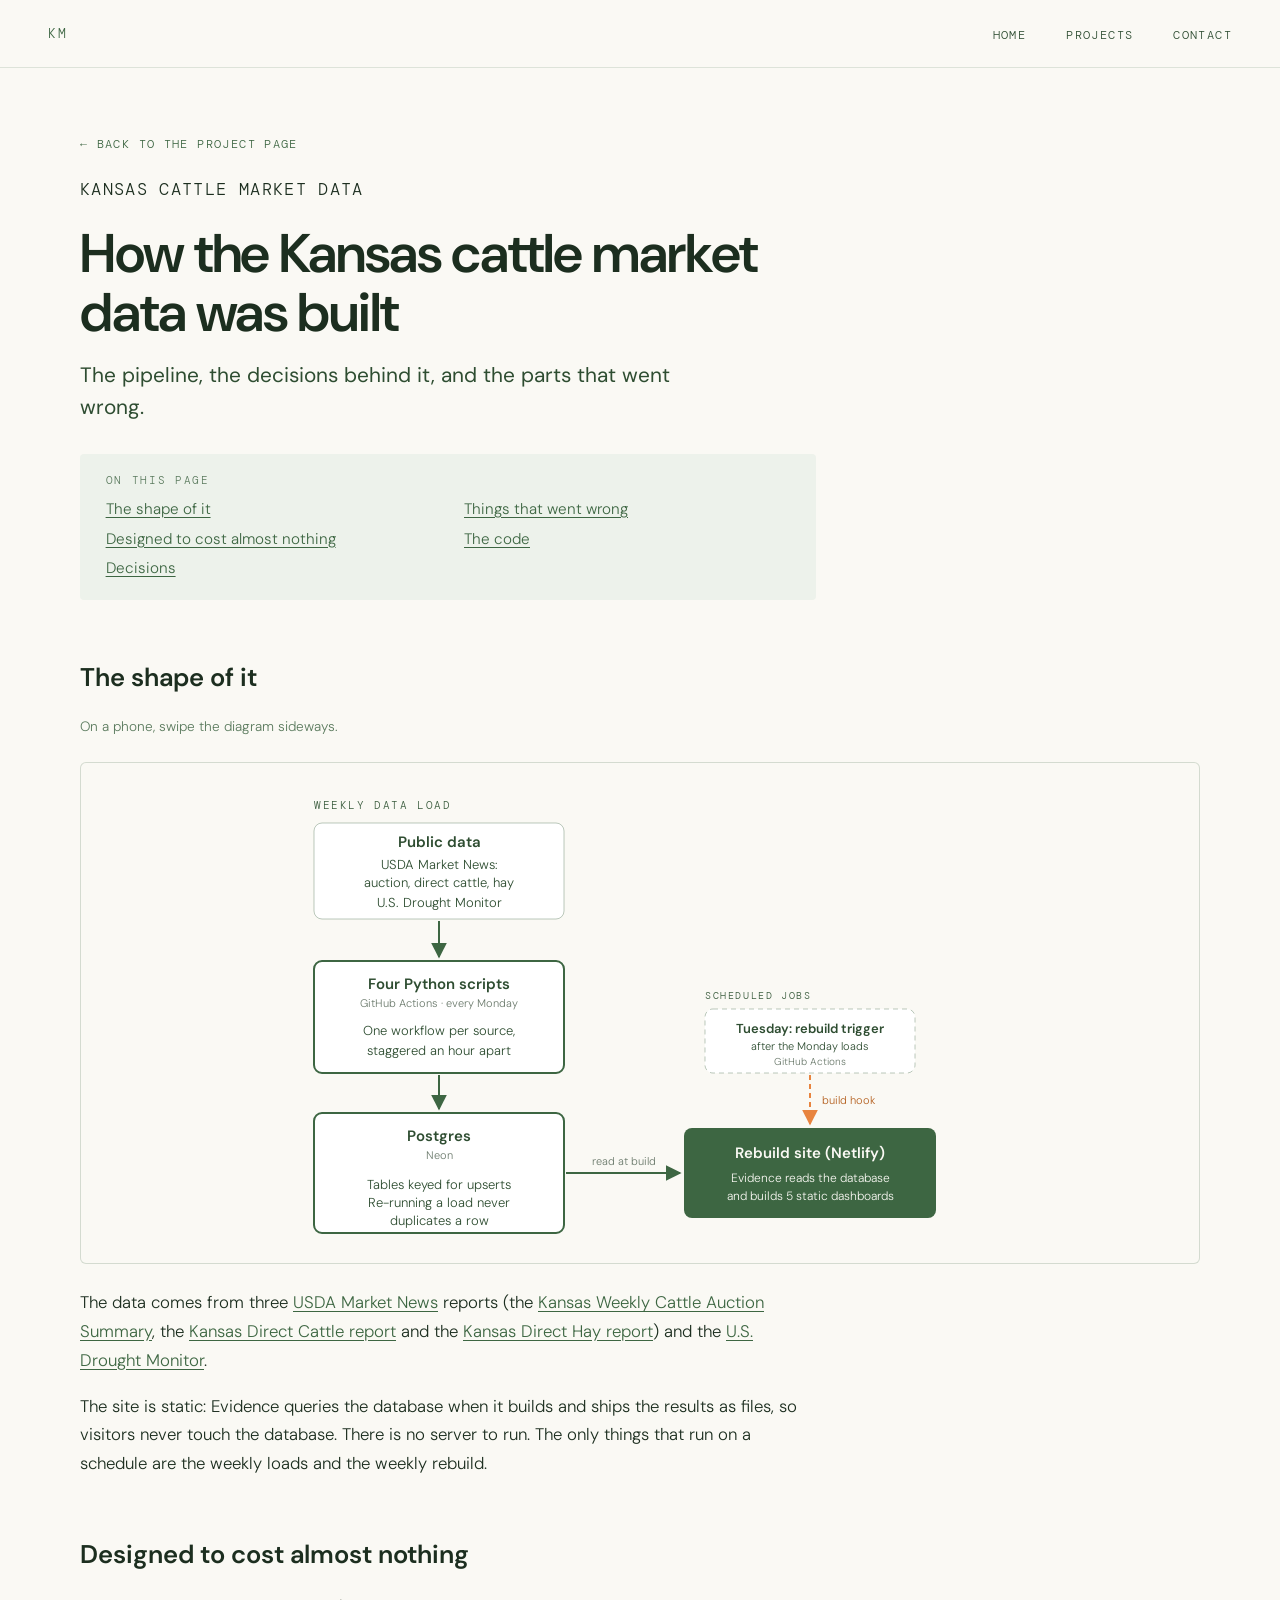
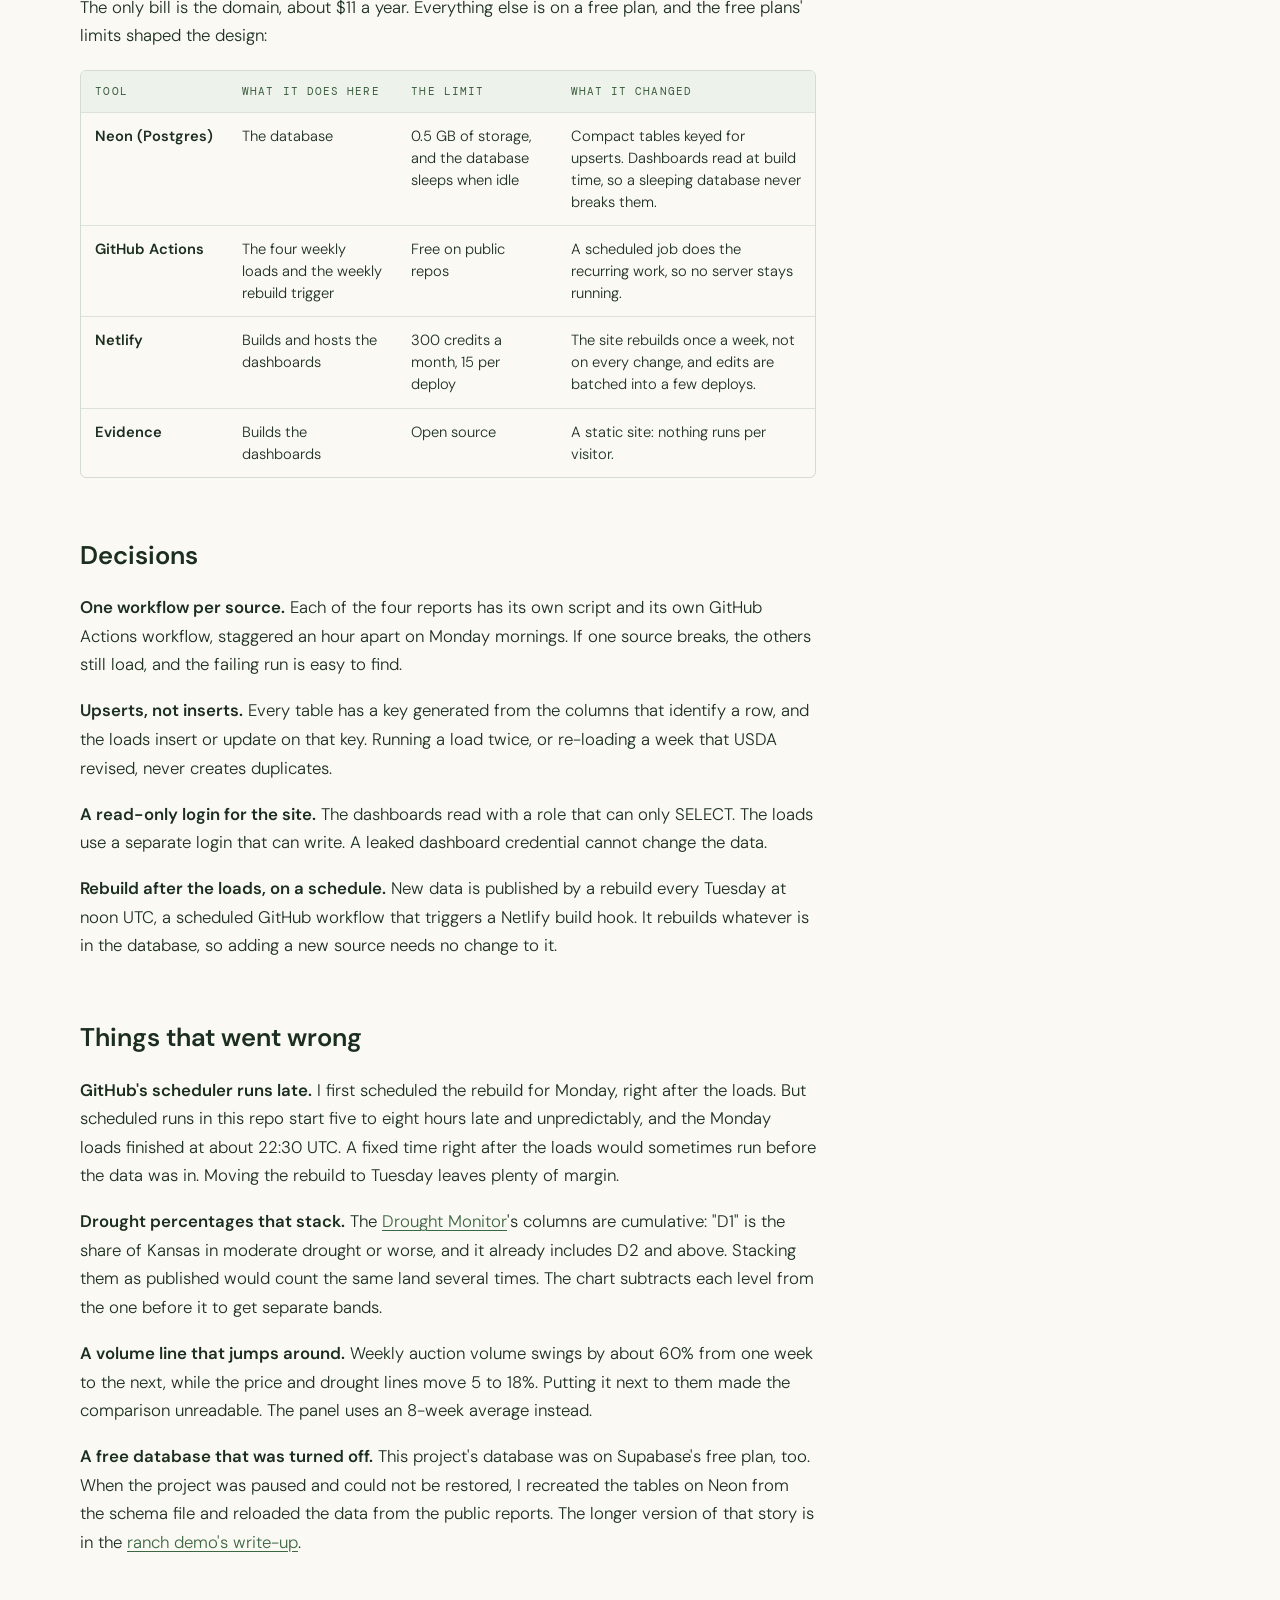
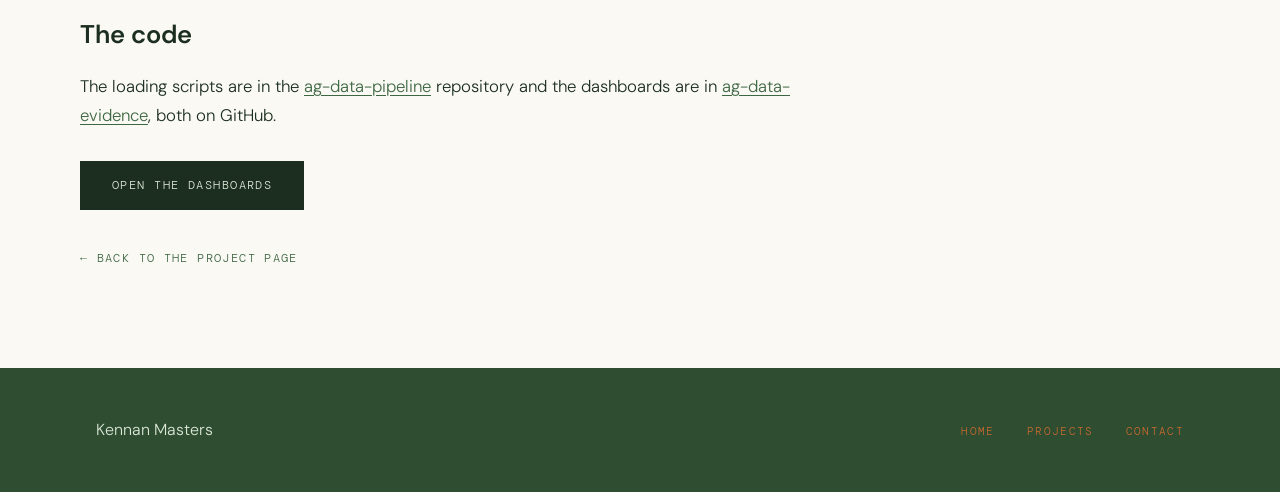
<file: kansas-data-build.html>
<!DOCTYPE html>
<html lang="en">
<head>
  <meta charset="UTF-8" />
  <meta name="viewport" content="width=device-width, initial-scale=1.0" />
  <title>How the Kansas Cattle Market Data Was Built — Kennan Masters</title>
  <meta name="description" content="The pipeline, design decisions and hang-ups behind the Kansas cattle market data dashboards, built entirely on free tiers." />
  <link rel="icon" href="/favicon.ico" sizes="48x48" />
  <link rel="icon" href="/icon.svg" type="image/svg+xml" />
  <link rel="apple-touch-icon" href="/apple-touch-icon.png" />
  <link rel="preconnect" href="https://fonts.googleapis.com" />
  <link rel="preconnect" href="https://fonts.gstatic.com" crossorigin />
  <link href="https://fonts.googleapis.com/css2?family=DM+Mono:wght@300;400&family=DM+Sans:wght@300;400;500;600&display=swap" rel="stylesheet" />
  <link rel="stylesheet" href="/styles.css" />
  <link rel="stylesheet" href="/project.css" />
<!-- Cloudflare Web Analytics --><script type="module" src="https://static.cloudflareinsights.com/beacon.min.js" data-cf-beacon='{"token": "ee839c42f0904591ba2a66d1d91894a8"}'></script><!-- End Cloudflare Web Analytics -->
</head>
<body>
  <nav></nav>

  <main class="project">
    <div class="project-wide">
      <div class="project-inner">
        <p><a class="back-link" href="/kansas-data.html">← Back to the project page</a></p>
        <p class="meta-line">Kansas Cattle Market Data</p>
        <h1>How the Kansas cattle market data was built</h1>
        <p class="lede">The pipeline, the decisions behind it, and the parts that went wrong.</p>
        <div class="toc" role="navigation" aria-label="On this page">
          <p>On this page</p>
          <ul>
            <li><a href="#shape">The shape of it</a></li>
            <li><a href="#cost">Designed to cost almost nothing</a></li>
            <li><a href="#decisions">Decisions</a></li>
            <li><a href="#wrong">Things that went wrong</a></li>
            <li><a href="#code">The code</a></li>
          </ul>
        </div>
      </div>

      <h2 id="shape" class="project-inner">The shape of it</h2>
      <p class="gallery-note" style="margin-bottom:0.5rem!important">On a phone, swipe the diagram sideways.</p>
      <div class="diagram diagram-narrow">
<svg xmlns="http://www.w3.org/2000/svg" viewBox="0 0 700 500" role="img" aria-labelledby="t d" font-family="'DM Sans', system-ui, sans-serif">
  <title id="t">How the Kansas cattle market data works</title>
  <desc id="d">Public data from USDA Market News and the U.S. Drought Monitor is loaded every Monday by four Python scripts into a Postgres database. A scheduled workflow on Tuesday starts a Netlify build, which reads the database and builds five static dashboards.</desc>
  <defs>
    <marker id="arr" viewBox="0 0 10 10" refX="9" refY="5" markerWidth="8" markerHeight="8" orient="auto-start-reverse">
      <path d="M0 0 L10 5 L0 10 z" fill="#3d6642"/>
    </marker>
    <marker id="arro" viewBox="0 0 10 10" refX="9" refY="5" markerWidth="8" markerHeight="8" orient="auto-start-reverse">
      <path d="M0 0 L10 5 L0 10 z" fill="#e8843e"/>
    </marker>
  </defs>
  <rect width="700" height="500" fill="#faf9f4"/>
  <text x="24" y="46" text-anchor="start" font-size="11" fill="#3a5c3d" font-family="'DM Mono', monospace" letter-spacing="1.6">WEEKLY DATA LOAD</text>
  <rect x="24" y="60" width="250" height="96" rx="8" fill="#fff" stroke="#3d6642" stroke-opacity=".35"/>
  <text x="149.0" y="84" text-anchor="middle" font-size="15" font-weight="600" fill="#2e4d31">Public data</text>
  <text x="149.0" y="106" text-anchor="middle" font-size="13" fill="#2e4d31">USDA Market News:</text>
  <text x="149.0" y="124" text-anchor="middle" font-size="13" fill="#2e4d31">auction, direct cattle, hay</text>
  <text x="149.0" y="144" text-anchor="middle" font-size="13" fill="#2e4d31">U.S. Drought Monitor</text>
  <line x1="149.0" y1="158" x2="149.0" y2="194" stroke="#3d6642" stroke-width="2" marker-end="url(#arr)"/>
  <rect x="24" y="198" width="250" height="112" rx="8" fill="#fff" stroke="#3d6642" stroke-width="2"/>
  <text x="149.0" y="226" text-anchor="middle" font-size="15" font-weight="600" fill="#2e4d31">Four Python scripts</text>
  <text x="149.0" y="244" text-anchor="middle" font-size="11" fill="#6b7a6c">GitHub Actions · every Monday</text>
  <text x="149.0" y="272" text-anchor="middle" font-size="13" fill="#2e4d31">One workflow per source,</text>
  <text x="149.0" y="292" text-anchor="middle" font-size="13" fill="#2e4d31">staggered an hour apart</text>
  <line x1="149.0" y1="312" x2="149.0" y2="346" stroke="#3d6642" stroke-width="2" marker-end="url(#arr)"/>
  <rect x="24" y="350" width="250" height="120" rx="8" fill="#fff" stroke="#3d6642" stroke-width="2"/>
  <text x="149.0" y="378" text-anchor="middle" font-size="15" font-weight="600" fill="#2e4d31">Postgres</text>
  <text x="149.0" y="396" text-anchor="middle" font-size="11" fill="#6b7a6c">Neon</text>
  <text x="149.0" y="426" text-anchor="middle" font-size="13" fill="#2e4d31">Tables keyed for upserts</text>
  <text x="149.0" y="444" text-anchor="middle" font-size="13" fill="#2e4d31">Re-running a load never</text>
  <text x="149.0" y="462" text-anchor="middle" font-size="13" fill="#2e4d31">duplicates a row</text>
  <rect x="394" y="365" width="252" height="90" rx="8" fill="#3d6642"/>
  <text x="520.0" y="395" text-anchor="middle" font-size="15" font-weight="600" fill="#faf9f4">Rebuild site (Netlify)</text>
  <text x="520.0" y="419" text-anchor="middle" font-size="12" fill="#faf9f4">Evidence reads the database</text>
  <text x="520.0" y="437" text-anchor="middle" font-size="12" fill="#faf9f4">and builds 5 static dashboards</text>
  <line x1="276" y1="410" x2="390" y2="410" stroke="#3d6642" stroke-width="2" marker-end="url(#arr)"/>
  <text x="334.0" y="402" text-anchor="middle" font-size="11" fill="#6b7a6c">read at build</text>
  <text x="415.0" y="236" text-anchor="start" font-size="10" fill="#3a5c3d" font-family="'DM Mono', monospace" letter-spacing="1.6">SCHEDULED JOBS</text>
  <rect x="415.0" y="246" width="210" height="64" rx="8" fill="#fff" stroke="#3d6642" stroke-opacity=".35" stroke-dasharray="5 4"/>
  <text x="520.0" y="270" text-anchor="middle" font-size="13" font-weight="600" fill="#2e4d31">Tuesday: rebuild trigger</text>
  <text x="520.0" y="287" text-anchor="middle" font-size="11" fill="#2e4d31">after the Monday loads</text>
  <text x="520.0" y="302" text-anchor="middle" font-size="10" fill="#6b7a6c">GitHub Actions</text>
  <line x1="520.0" y1="312" x2="520.0" y2="361" stroke="#e8843e" stroke-width="2" stroke-dasharray="5 4" marker-end="url(#arro)"/>
  <text x="532.0" y="340.5" text-anchor="start" font-size="11" fill="#b4601f">build hook</text>
</svg>
      </div>
    </div>

    <div class="project-inner">
      <p>The data comes from three <a href="https://mymarketnews.ams.usda.gov/">USDA Market News</a> reports (the <a href="https://mymarketnews.ams.usda.gov/viewReport/1895">Kansas Weekly Cattle Auction Summary</a>, the <a href="https://mymarketnews.ams.usda.gov/viewReport/3097">Kansas Direct Cattle report</a> and the <a href="https://mymarketnews.ams.usda.gov/viewReport/2885">Kansas Direct Hay report</a>) and the <a href="https://droughtmonitor.unl.edu/">U.S. Drought Monitor</a>.</p>
      <p>The site is static: Evidence queries the database when it builds and ships the results as files, so visitors never touch the database. There is no server to run. The only things that run on a schedule are the weekly loads and the weekly rebuild.</p>

      <h2 id="cost">Designed to cost almost nothing</h2>
      <p>The only bill is the domain, about $11 a year. Everything else is on a free plan, and the free plans' limits shaped the design:</p>
      <div class="table-wrap">
        <table>
          <thead><tr><th>Tool</th><th>What it does here</th><th>The limit</th><th>What it changed</th></tr></thead>
          <tbody>
            <tr><td>Neon (Postgres)</td><td>The database</td><td>0.5 GB of storage, and the database sleeps when idle</td><td>Compact tables keyed for upserts. Dashboards read at build time, so a sleeping database never breaks them.</td></tr>
            <tr><td>GitHub Actions</td><td>The four weekly loads and the weekly rebuild trigger</td><td>Free on public repos</td><td>A scheduled job does the recurring work, so no server stays running.</td></tr>
            <tr><td>Netlify</td><td>Builds and hosts the dashboards</td><td>300 credits a month, 15 per deploy</td><td>The site rebuilds once a week, not on every change, and edits are batched into a few deploys.</td></tr>
            <tr><td>Evidence</td><td>Builds the dashboards</td><td>Open source</td><td>A static site: nothing runs per visitor.</td></tr>
          </tbody>
        </table>
      </div>

      <h2 id="decisions">Decisions</h2>
      <p><strong>One workflow per source.</strong> Each of the four reports has its own script and its own GitHub Actions workflow, staggered an hour apart on Monday mornings. If one source breaks, the others still load, and the failing run is easy to find.</p>
      <p><strong>Upserts, not inserts.</strong> Every table has a key generated from the columns that identify a row, and the loads insert or update on that key. Running a load twice, or re-loading a week that USDA revised, never creates duplicates.</p>
      <p><strong>A read-only login for the site.</strong> The dashboards read with a role that can only SELECT. The loads use a separate login that can write. A leaked dashboard credential cannot change the data.</p>
      <p><strong>Rebuild after the loads, on a schedule.</strong> New data is published by a rebuild every Tuesday at noon UTC, a scheduled GitHub workflow that triggers a Netlify build hook. It rebuilds whatever is in the database, so adding a new source needs no change to it.</p>

      <h2 id="wrong">Things that went wrong</h2>
      <p><strong>GitHub's scheduler runs late.</strong> I first scheduled the rebuild for Monday, right after the loads. But scheduled runs in this repo start five to eight hours late and unpredictably, and the Monday loads finished at about 22:30 UTC. A fixed time right after the loads would sometimes run before the data was in. Moving the rebuild to Tuesday leaves plenty of margin.</p>
      <p><strong>Drought percentages that stack.</strong> The <a href="https://droughtmonitor.unl.edu/">Drought Monitor</a>'s columns are cumulative: "D1" is the share of Kansas in moderate drought or worse, and it already includes D2 and above. Stacking them as published would count the same land several times. The chart subtracts each level from the one before it to get separate bands.</p>
      <p><strong>A volume line that jumps around.</strong> Weekly auction volume swings by about 60% from one week to the next, while the price and drought lines move 5 to 18%. Putting it next to them made the comparison unreadable. The panel uses an 8-week average instead.</p>
      <p><strong>A free database that was turned off.</strong> This project's database was on Supabase's free plan, too. When the project was paused and could not be restored, I recreated the tables on Neon from the schema file and reloaded the data from the public reports. The longer version of that story is in the <a href="/cattle-demo-build.html#wrong">ranch demo's write-up</a>.</p>

      <h2 id="code">The code</h2>
      <p>The loading scripts are in the <a href="https://github.com/klmasters/ag-data-pipeline">ag-data-pipeline</a> repository and the dashboards are in <a href="https://github.com/klmasters/ag-data-evidence">ag-data-evidence</a>, both on GitHub.</p>
      <div class="cta-row" style="margin:2rem 0 2rem"><a class="btn-primary" href="/ag-data/">Open the dashboards</a></div>
      <p><a class="back-link" href="/kansas-data.html">← Back to the project page</a></p>
    </div>
  </main>

  <footer></footer>
  <script src="/components.js"></script>
</body>
</html>
</file>
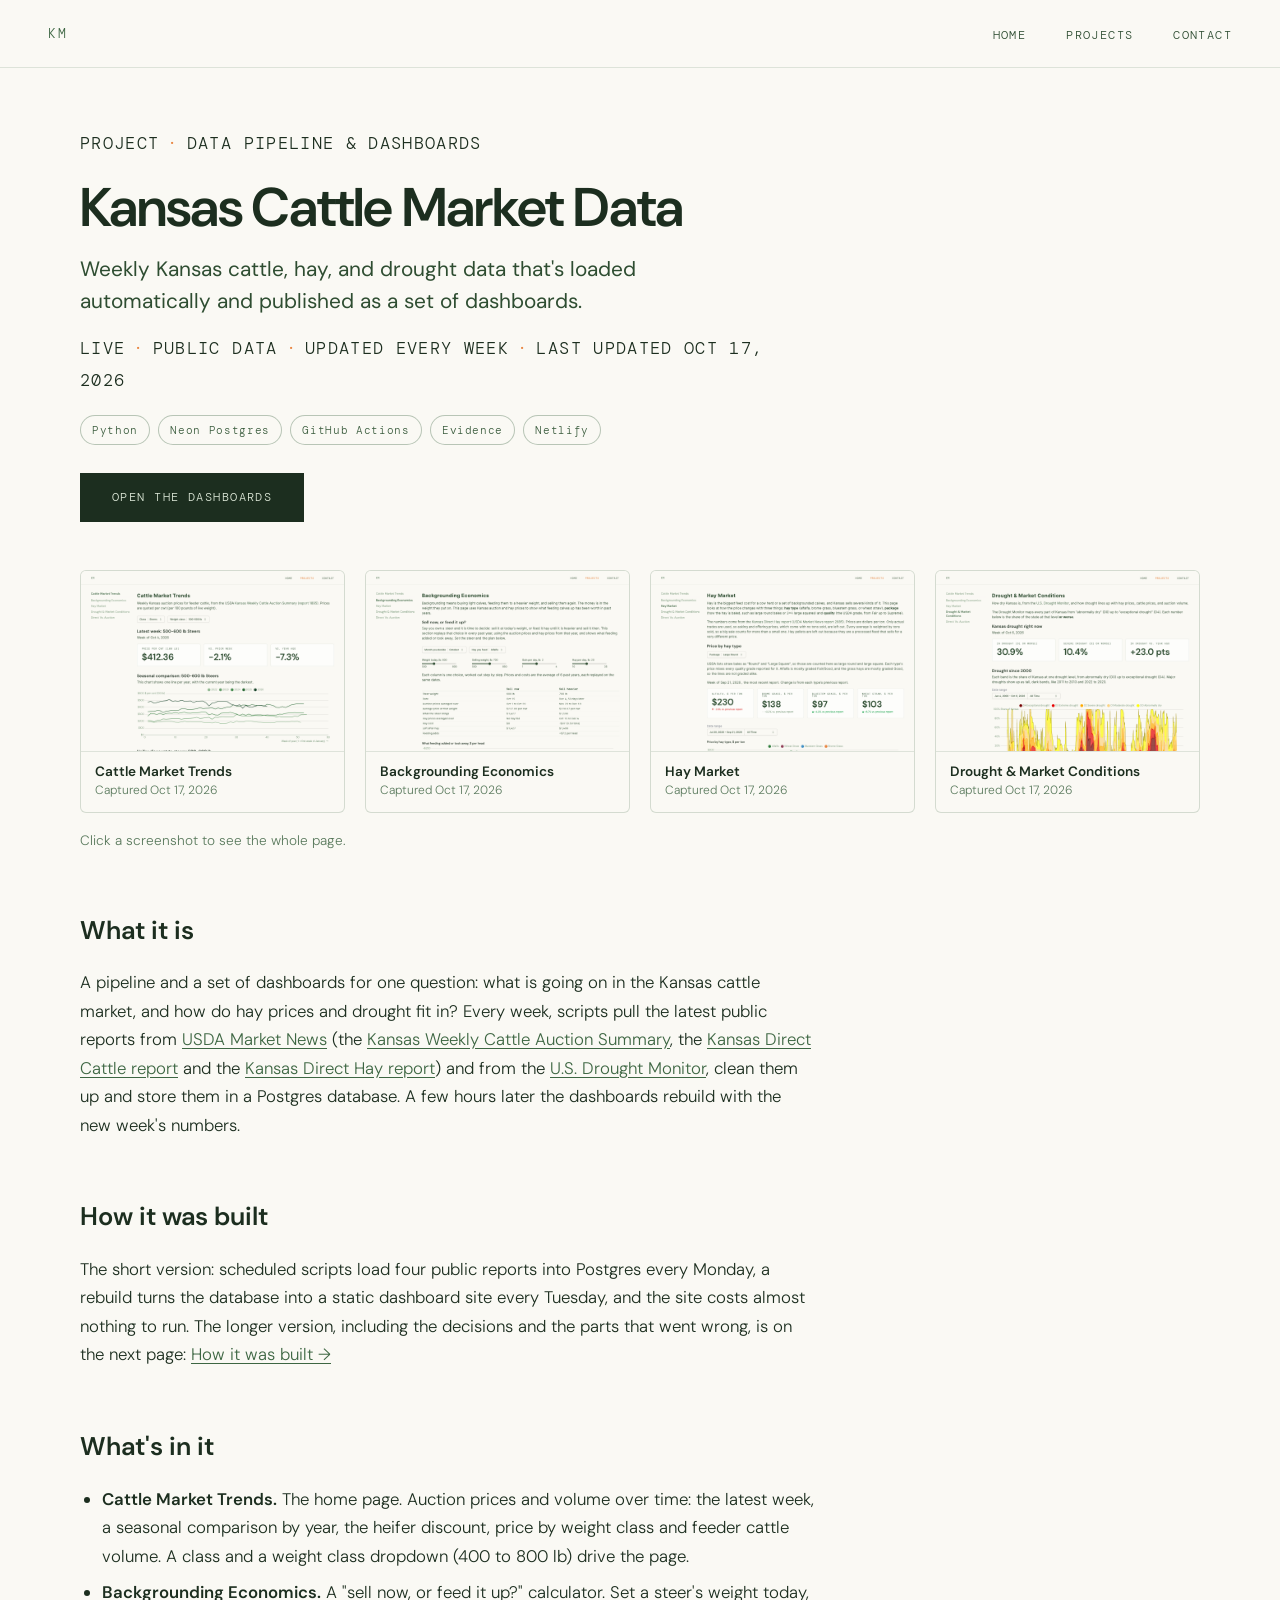
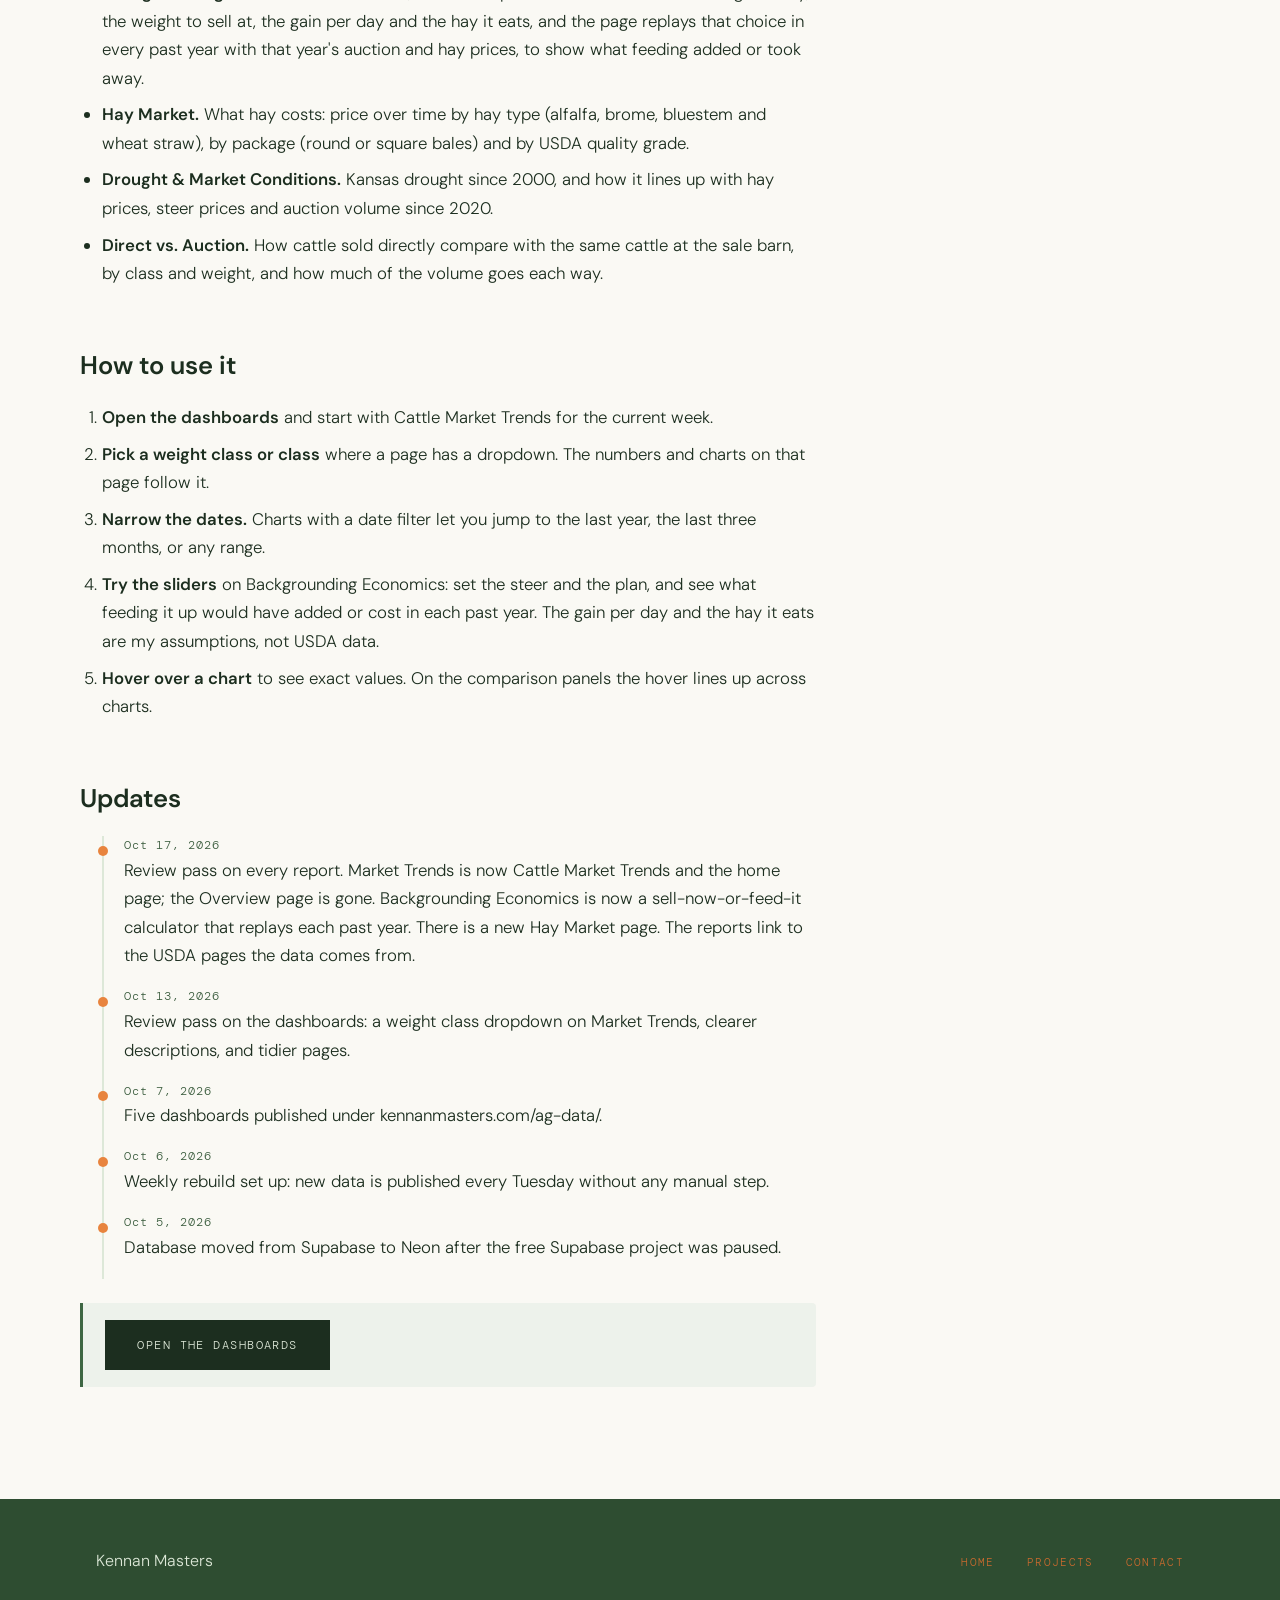
<file: kansas-data.html>
<!DOCTYPE html>
<html lang="en">
<head>
  <meta charset="UTF-8" />
  <meta name="viewport" content="width=device-width, initial-scale=1.0" />
  <title>Kansas Cattle Market Data — Kennan Masters</title>
  <meta name="description" content="Weekly Kansas cattle, hay and drought data, loaded automatically and published as a set of dashboards." />
  <link rel="icon" href="/favicon.ico" sizes="48x48" />
  <link rel="icon" href="/icon.svg" type="image/svg+xml" />
  <link rel="apple-touch-icon" href="/apple-touch-icon.png" />
  <link rel="preconnect" href="https://fonts.googleapis.com" />
  <link rel="preconnect" href="https://fonts.gstatic.com" crossorigin />
  <link href="https://fonts.googleapis.com/css2?family=DM+Mono:wght@300;400&family=DM+Sans:wght@300;400;500;600&display=swap" rel="stylesheet" />
  <link rel="stylesheet" href="/styles.css" />
  <link rel="stylesheet" href="/project.css" />
<!-- Cloudflare Web Analytics --><script type="module" src="https://static.cloudflareinsights.com/beacon.min.js" data-cf-beacon='{"token": "ee839c42f0904591ba2a66d1d91894a8"}'></script><!-- End Cloudflare Web Analytics -->
</head>
<body>
  <nav></nav>

  <main class="project">
    <div class="project-wide">
      <div class="project-inner">
        <p class="meta-line">Project<span class="dot">·</span>Data pipeline &amp; dashboards</p>
        <h1>Kansas Cattle Market Data</h1>
        <p class="lede">Weekly Kansas cattle, hay, and drought data that's loaded automatically and published as a set of dashboards.</p>
        <p class="meta-line">Live<span class="dot">·</span>Public data<span class="dot">·</span>Updated every week<span class="dot">·</span>Last updated Oct 17, 2026</p>
        <div class="pills">
          <span class="pill">Python</span>
          <span class="pill">Neon Postgres</span>
          <span class="pill">GitHub Actions</span>
          <span class="pill">Evidence</span>
          <span class="pill">Netlify</span>
        </div>
        <div class="cta-row">
          <a class="btn-primary" href="/ag-data/">Open the dashboards</a>
        </div>
      </div>

      <div class="gallery gallery-4" aria-label="Screenshots">
        <button type="button" class="shot" data-full="/images/kansas-data/cattle-market-trends.png" data-title="Cattle Market Trends">
          <img src="/images/kansas-data/cattle-market-trends.png" alt="Cattle Market Trends dashboard: latest-week steer price, a seasonal comparison by year, heifer discount, price by weight class and auction volume" loading="lazy" />
          <span><b>Cattle Market Trends</b><small>Captured Oct 17, 2026</small></span>
        </button>
        <button type="button" class="shot" data-full="/images/kansas-data/backgrounding-economics.png" data-title="Backgrounding Economics">
          <img src="/images/kansas-data/backgrounding-economics.png" alt="Backgrounding Economics dashboard: sliders for a steer's weight, gain and hay, a table comparing selling now with selling heavier, and what feeding added or took away in each past year" loading="lazy" />
          <span><b>Backgrounding Economics</b><small>Captured Oct 17, 2026</small></span>
        </button>
        <button type="button" class="shot" data-full="/images/kansas-data/hay-market.png" data-title="Hay Market">
          <img src="/images/kansas-data/hay-market.png" alt="Hay Market dashboard: hay prices by type, by package and by quality, each over time" loading="lazy" />
          <span><b>Hay Market</b><small>Captured Oct 17, 2026</small></span>
        </button>
        <button type="button" class="shot" data-full="/images/kansas-data/drought-market-conditions.png" data-title="Drought &amp; Market Conditions">
          <img src="/images/kansas-data/drought-market-conditions.png" alt="Drought and Market Conditions dashboard: a stacked chart of Kansas drought since 2000, and drought lined up with hay prices, steer prices and auction volume" loading="lazy" />
          <span><b>Drought &amp; Market Conditions</b><small>Captured Oct 17, 2026</small></span>
        </button>
      </div>
      <p class="gallery-note project-inner">Click a screenshot to see the whole page.</p>
    </div>

    <div class="project-inner">
      <h2>What it is</h2>
      <p>A pipeline and a set of dashboards for one question: what is going on in the Kansas cattle market, and how do hay prices and drought fit in? Every week, scripts pull the latest public reports from <a href="https://mymarketnews.ams.usda.gov/">USDA Market News</a> (the <a href="https://mymarketnews.ams.usda.gov/viewReport/1895">Kansas Weekly Cattle Auction Summary</a>, the <a href="https://mymarketnews.ams.usda.gov/viewReport/3097">Kansas Direct Cattle report</a> and the <a href="https://mymarketnews.ams.usda.gov/viewReport/2885">Kansas Direct Hay report</a>) and from the <a href="https://droughtmonitor.unl.edu/">U.S. Drought Monitor</a>, clean them up and store them in a Postgres database. A few hours later the dashboards rebuild with the new week's numbers.</p>

      <h2>How it was built</h2>
      <p>The short version: scheduled scripts load four public reports into Postgres every Monday, a rebuild turns the database into a static dashboard site every Tuesday, and the site costs almost nothing to run. The longer version, including the decisions and the parts that went wrong, is on the next page: <a href="/kansas-data-build.html">How it was built →</a></p>

      <h2>What's in it</h2>
      <ul>
        <li><strong>Cattle Market Trends.</strong> The home page. Auction prices and volume over time: the latest week, a seasonal comparison by year, the heifer discount, price by weight class and feeder cattle volume. A class and a weight class dropdown (400 to 800 lb) drive the page.</li>
        <li><strong>Backgrounding Economics.</strong> A "sell now, or feed it up?" calculator. Set a steer's weight today, the weight to sell at, the gain per day and the hay it eats, and the page replays that choice in every past year with that year's auction and hay prices, to show what feeding added or took away.</li>
        <li><strong>Hay Market.</strong> What hay costs: price over time by hay type (alfalfa, brome, bluestem and wheat straw), by package (round or square bales) and by USDA quality grade.</li>
        <li><strong>Drought &amp; Market Conditions.</strong> Kansas drought since 2000, and how it lines up with hay prices, steer prices and auction volume since 2020.</li>
        <li><strong>Direct vs. Auction.</strong> How cattle sold directly compare with the same cattle at the sale barn, by class and weight, and how much of the volume goes each way.</li>
      </ul>

      <h2 id="how-to-use">How to use it</h2>
      <ol>
        <li><strong>Open the dashboards</strong> and start with Cattle Market Trends for the current week.</li>
        <li><strong>Pick a weight class or class</strong> where a page has a dropdown. The numbers and charts on that page follow it.</li>
        <li><strong>Narrow the dates.</strong> Charts with a date filter let you jump to the last year, the last three months, or any range.</li>
        <li><strong>Try the sliders</strong> on Backgrounding Economics: set the steer and the plan, and see what feeding it up would have added or cost in each past year. The gain per day and the hay it eats are my assumptions, not USDA data.</li>
        <li><strong>Hover over a chart</strong> to see exact values. On the comparison panels the hover lines up across charts.</li>
      </ol>
      <h2>Updates</h2>
      <ul class="updates">
        <li><time datetime="2026-10-17">Oct 17, 2026</time>Review pass on every report. Market Trends is now Cattle Market Trends and the home page; the Overview page is gone. Backgrounding Economics is now a sell-now-or-feed-it calculator that replays each past year. There is a new Hay Market page. The reports link to the USDA pages the data comes from.</li>
        <li><time datetime="2026-10-13">Oct 13, 2026</time>Review pass on the dashboards: a weight class dropdown on Market Trends, clearer descriptions, and tidier pages.</li>
        <li><time datetime="2026-10-07">Oct 7, 2026</time>Five dashboards published under kennanmasters.com/ag-data/.</li>
        <li><time datetime="2026-10-06">Oct 6, 2026</time>Weekly rebuild set up: new data is published every Tuesday without any manual step.</li>
        <li><time datetime="2026-10-05">Oct 5, 2026</time>Database moved from Supabase to Neon after the free Supabase project was paused.</li>
      </ul>

      <div class="callout"><p><a class="btn-primary" href="/ag-data/">Open the dashboards</a></p></div>
    </div>
  </main>

  <dialog class="lightbox" id="lightbox" aria-label="Screenshot">
    <div class="lightbox-frame">
      <div class="lightbox-bar"><span id="lightbox-title"></span><button type="button" id="lightbox-close">Close</button></div>
      <img id="lightbox-img" alt="" />
    </div>
  </dialog>

  <footer></footer>
  <script src="/components.js"></script>
  <script>
    // Screenshot gallery: a click opens the full-size image in a dialog. Esc, the Close button
    // or a click outside the picture closes it.
    (function () {
      var box = document.getElementById('lightbox');
      var img = document.getElementById('lightbox-img');
      var title = document.getElementById('lightbox-title');
      document.querySelectorAll('.shot').forEach(function (b) {
        b.addEventListener('click', function () {
          img.src = b.dataset.full;
          img.alt = b.querySelector('img').alt;
          title.textContent = b.dataset.title;
          box.showModal();
          box.querySelector('.lightbox-frame').scrollTop = 0;
        });
      });
      document.getElementById('lightbox-close').addEventListener('click', function () { box.close(); });
      box.addEventListener('click', function (e) { if (e.target === box) box.close(); });
    })();
  </script>
</body>
</html>
</file>
<file: styles.css>
/* =============================================================
   KENNAN MASTERS — PORTFOLIO
   Shared stylesheet for all pages.

   TO CHANGE COLORS: edit the :root block below.
   Every color used across the site is defined here.
   ============================================================= */

/* ── COLORS ── */
:root {
  --soil:      #1c2e1f;
  --bark:      #2e4d31;
  --leather:   #3d6642;
  --clay:      #c96a2e;
  --wheat:     #dde8d8;
  --parchment: #edf2eb;
  --cream:     #faf9f4;
  --sage:      #5a7a5d;
  --sage-dark: #3a5c3d;
  --rust:      #e8843e;
  --sky:       #6b8fa3;

  /* headings use the same font as the Evidence dashboard pages */
  --font-heading: 'DM Sans', system-ui, sans-serif;
}

/* ── RESET ── */
*, *::before, *::after {
  box-sizing: border-box;
  margin: 0;
  padding: 0;
}

/* ── BASE ── */
html {
  scroll-behavior: smooth;
}

body {
  background: var(--cream);
  color: var(--soil);
  font-family: 'DM Sans', sans-serif;
  font-weight: 300;
  line-height: 1.7;
}

/* ── NAV ── */
nav {
  position: fixed;
  top: 0; left: 0; right: 0;
  z-index: 100;
  display: flex;
  justify-content: space-between;
  align-items: center;
  padding: 1.25rem 3rem;
  background: rgba(250, 249, 244, 0.88);
  backdrop-filter: blur(12px);
  border-bottom: 1px solid rgba(61, 102, 66, 0.15);
}

.nav-logo {
  font-family: 'DM Mono', monospace;
  font-size: 0.8rem;
  font-weight: 300;
  letter-spacing: 0.15em;
  text-transform: uppercase;
  color: var(--leather);
  text-decoration: none;
}

.nav-links {
  display: flex;
  gap: 2.5rem;
  list-style: none;
}

.nav-links a {
  font-family: 'DM Mono', monospace;
  font-size: 0.72rem;
  letter-spacing: 0.12em;
  text-transform: uppercase;
  color: var(--bark);
  text-decoration: none;
  transition: color 0.2s;
}

.nav-links a:hover,
.nav-links a.active {
  color: var(--rust);
}

/* ── BUTTONS ── */
.btn-primary {
  display: inline-block;
  padding: 0.9rem 2rem;
  background: var(--soil);
  color: var(--wheat);
  font-family: 'DM Mono', monospace;
  font-size: 0.75rem;
  letter-spacing: 0.12em;
  text-transform: uppercase;
  text-decoration: none;
  transition: background 0.2s, transform 0.2s;
}

.btn-primary:hover {
  background: var(--bark);
  transform: translateY(-2px);
}

.btn-secondary {
  display: inline-block;
  padding: 0.9rem 2rem;
  border: 1.5px solid var(--leather);
  color: var(--leather);
  font-family: 'DM Mono', monospace;
  font-size: 0.75rem;
  letter-spacing: 0.12em;
  text-transform: uppercase;
  text-decoration: none;
  transition: all 0.2s;
}

.btn-secondary:hover {
  background: var(--leather);
  color: var(--cream);
  transform: translateY(-2px);
}

/* ── SECTION LABELS (shared across pages) ── */
.section-label {
  font-family: 'DM Mono', monospace;
  font-size: 0.7rem;
  letter-spacing: 0.25em;
  text-transform: uppercase;
  color: var(--sage);
  margin-bottom: 1rem;
}

.section-title {
  font-family: var(--font-heading);
  font-size: clamp(2rem, 3.5vw, 3rem);
  font-weight: 600;
  color: var(--soil);
  margin-bottom: 4rem;
  max-width: 20ch;
}

/* ── FOOTER ── */
footer {
  padding: 3rem 6rem;
  background: var(--bark);
  display: flex;
  justify-content: space-between;
  align-items: center;
}

.footer-name {
  font-family: var(--font-heading);
  font-size: 1rem;
  color: var(--wheat);
}

.footer-links {
  display: flex;
  gap: 2rem;
  list-style: none;
}

.footer-links a {
  font-family: 'DM Mono', monospace;
  font-size: 0.7rem;
  letter-spacing: 0.12em;
  text-transform: uppercase;
  color: var(--clay);
  text-decoration: none;
  transition: color 0.2s;
}

.footer-links a:hover {
  color: var(--wheat);
}

/* ── ANIMATIONS ── */
@keyframes fadeUp {
  from { opacity: 0; transform: translateY(20px); }
  to   { opacity: 1; transform: translateY(0); }
}

@keyframes fadeIn {
  from { opacity: 0; }
  to   { opacity: 1; }
}

/* ── RESPONSIVE — shared ── */
@media (max-width: 900px) {
  nav { padding: 1rem 1.5rem; }
  .nav-links { gap: 1.5rem; }
  footer { flex-direction: column; gap: 1.5rem; padding: 2rem; text-align: center; }
}
</file>
<file: project.css>
/* =============================================================
   PROJECT PAGES (cattle-demo.html and its "how it was built" page).
   Uses the colors and fonts from styles.css. New project pages can reuse this file.
   ============================================================= */

.project { padding: 8rem max(1.5rem, calc((100% - 70rem) / 2)) 5rem; }
/* Everything shares one left edge: text in a narrow column, gallery and diagram full width. */
.project-inner { max-width: 46rem; margin: 0; }
.project-wide  { max-width: 70rem; margin: 0; }

.project h1 {
  font-family: var(--font-heading);
  font-size: clamp(2.2rem, 4.5vw, 3.4rem);
  font-weight: 600;
  line-height: 1.1;
  letter-spacing: -0.02em;
  color: var(--soil);
  margin: 0.5rem 0 1rem;
}
.project h2 {
  font-family: var(--font-heading);
  font-size: 1.6rem;
  font-weight: 600;
  color: var(--soil);
  margin: 3.5rem 0 1rem;
  scroll-margin-top: 5rem;
}
.project h3 { font-family: var(--font-heading); font-size: 1.15rem; font-weight: 600; margin: 2rem 0 0.5rem; color: var(--bark); }
.project p, .project li { font-size: 1.05rem; color: var(--soil); }
.project p { margin-bottom: 1.1rem; }
.project ul, .project ol { margin: 0 0 1.25rem 1.4rem; }
.project li { margin-bottom: 0.5rem; }
.project a { color: var(--leather); text-underline-offset: 3px; }
.project a:hover { color: var(--rust); }
.project strong { font-weight: 600; }
.project code { font-family: 'DM Mono', monospace; font-size: 0.9em; background: var(--parchment); padding: 0.1em 0.35em; border-radius: 3px; }

.lede { font-size: 1.3rem !important; line-height: 1.5; color: var(--bark) !important; font-weight: 400; max-width: 38rem; }

.meta-line { font-family: 'DM Mono', monospace; font-size: 0.72rem; letter-spacing: 0.08em; text-transform: uppercase; color: var(--sage); margin-bottom: 1.25rem; line-height: 1.9; }
.meta-line .dot { margin: 0 0.5rem; color: var(--rust); }

.pills { display: flex; flex-wrap: wrap; gap: 0.5rem; margin-bottom: 1.75rem; }
.pill { font-family: 'DM Mono', monospace; font-size: 0.68rem; letter-spacing: 0.06em; padding: 0.3rem 0.7rem; border: 1px solid rgba(61, 102, 66, 0.35); color: var(--sage-dark); border-radius: 100px; background: var(--cream); }

.cta-row { display: flex; flex-wrap: wrap; gap: 1rem; margin: 0 0 3rem; }
.project .btn-primary, .project .btn-secondary { color: inherit; }
.project .btn-primary { color: var(--wheat); }
.project .btn-primary:hover { color: var(--wheat); }
.project .btn-secondary { color: var(--leather); }
.project .btn-secondary:hover { color: var(--cream); }

.back-link { font-family: 'DM Mono', monospace; font-size: 0.72rem; letter-spacing: 0.12em; text-transform: uppercase; text-decoration: none; }

/* ── Screenshot gallery ── */
.gallery { display: grid; grid-template-columns: repeat(3, 1fr); gap: 1.25rem; margin: 0 0 1rem; }
.gallery-4 { grid-template-columns: repeat(4, 1fr); } /* the narrower-screen rules below come later, so they still win */
.shot { all: unset; box-sizing: border-box; cursor: zoom-in; display: block; background: var(--cream); border: 1px solid rgba(61, 102, 66, 0.2); border-radius: 6px; overflow: hidden; transition: box-shadow 0.2s, transform 0.2s; }
.shot:hover, .shot:focus-visible { box-shadow: 0 6px 22px rgba(28, 46, 31, 0.14); transform: translateY(-2px); outline: none; }
.shot:focus-visible { outline: 2px solid var(--rust); outline-offset: 2px; }
.shot img { display: block; width: 100%; aspect-ratio: 16 / 11; object-fit: cover; object-position: top; border-bottom: 1px solid rgba(61, 102, 66, 0.15); }
.shot span { display: block; padding: 0.7rem 0.9rem 0.8rem; font-size: 0.85rem; line-height: 1.35; color: var(--soil); }
.shot b { display: block; font-weight: 600; }
.shot small { color: var(--sage); font-size: 0.75rem; }
.gallery-note { font-size: 0.85rem !important; color: var(--sage) !important; margin-bottom: 3rem !important; }

dialog.lightbox { border: 0; padding: 0; background: transparent; max-width: min(1300px, 96vw); width: 96vw; max-height: 94vh; }
dialog.lightbox::backdrop { background: rgba(28, 46, 31, 0.78); }
.lightbox-frame { background: var(--cream); border-radius: 8px; overflow: auto; max-height: 94vh; position: relative; }
.lightbox-frame img { display: block; width: 100%; height: auto; }
.lightbox-bar { font-family: var(--font-heading); font-weight: 600; position: sticky; top: 0; display: flex; justify-content: space-between; align-items: center; padding: 0.6rem 1rem; background: var(--cream); border-bottom: 1px solid rgba(61, 102, 66, 0.2); font-size: 0.9rem; z-index: 1; }
.lightbox-bar button { font: inherit; font-family: 'DM Mono', monospace; font-size: 0.72rem; letter-spacing: 0.1em; text-transform: uppercase; background: none; border: 1.5px solid var(--leather); color: var(--leather); padding: 0.35rem 0.9rem; cursor: pointer; }
.lightbox-bar button:hover { background: var(--leather); color: var(--cream); }

/* ── Updates log ── */
.updates { list-style: none; margin: 0 0 2rem; padding: 0; border-left: 2px solid var(--wheat); }
.updates li { padding: 0 0 1.1rem 1.25rem; position: relative; margin: 0; }
.updates li::before { content: ''; position: absolute; left: -6px; top: 0.6rem; width: 10px; height: 10px; border-radius: 50%; background: var(--rust); }
.updates time { display: block; font-family: 'DM Mono', monospace; font-size: 0.72rem; letter-spacing: 0.08em; color: var(--sage-dark); }

/* ── Callout and two-column list ── */
.callout { background: var(--parchment); border-left: 3px solid var(--leather); padding: 1.1rem 1.4rem; margin: 1.5rem 0 2rem; border-radius: 0 4px 4px 0; }
.callout p { margin: 0 0 0.6rem; }
.callout p:last-child { margin: 0; }
.two-col { display: grid; grid-template-columns: 1fr 1fr; gap: 0 2.5rem; }
.two-col h3 { margin-top: 0.5rem; }

/* ── Page contents ── */
.toc { background: var(--parchment); padding: 1.1rem 1.6rem; border-radius: 4px; margin: 2rem 0 0; }
.toc p { font-family: 'DM Mono', monospace; font-size: 0.7rem; letter-spacing: 0.15em; text-transform: uppercase; color: var(--sage); margin: 0 0 0.4rem; }
.toc ul { list-style: none; margin: 0; padding: 0; columns: 2; column-gap: 2rem; }
.toc li { margin: 0 0 0.25rem; font-size: 0.95rem; }

/* ── Diagram and table ── */
.diagram { margin: 1.5rem 0 1.5rem; border: 1px solid rgba(61, 102, 66, 0.2); border-radius: 6px; overflow: hidden; background: var(--cream); }
.diagram svg { display: block; width: 100%; max-width: 1000px; margin: 0 auto; height: auto; }
/* A diagram drawn on a narrower canvas gets a smaller cap so it is not blown up. */
.diagram-narrow svg { max-width: 700px; }
.table-wrap { overflow-x: auto; margin: 1.25rem 0 1.75rem; border: 1px solid rgba(61, 102, 66, 0.2); border-radius: 6px; }
.project table { border-collapse: collapse; width: 100%; min-width: 40rem; font-size: 0.92rem; }
.project th { text-align: left; font-family: 'DM Mono', monospace; font-size: 0.68rem; letter-spacing: 0.1em; text-transform: uppercase; color: var(--sage-dark); background: var(--parchment); padding: 0.7rem 0.9rem; font-weight: 400; }
.project td { padding: 0.75rem 0.9rem; vertical-align: top; border-top: 1px solid rgba(61, 102, 66, 0.15); line-height: 1.5; }
.project td:first-child { font-weight: 600; white-space: nowrap; }

@media (max-width: 900px) {
  .gallery { grid-template-columns: repeat(2, 1fr); }
  .project { padding-top: 6.5rem; }
}
@media (max-width: 700px) {
  /* The diagram keeps a readable size and scrolls sideways instead of shrinking. */
  .diagram { overflow-x: auto; }
  .diagram svg { min-width: 680px; }
}
@media (max-width: 600px) {
  .gallery { grid-template-columns: 1fr; }
  .two-col, .toc ul { columns: 1; grid-template-columns: 1fr; }
  .cta-row .btn-primary, .cta-row .btn-secondary { flex: 1 1 100%; text-align: center; }
}
</file>
